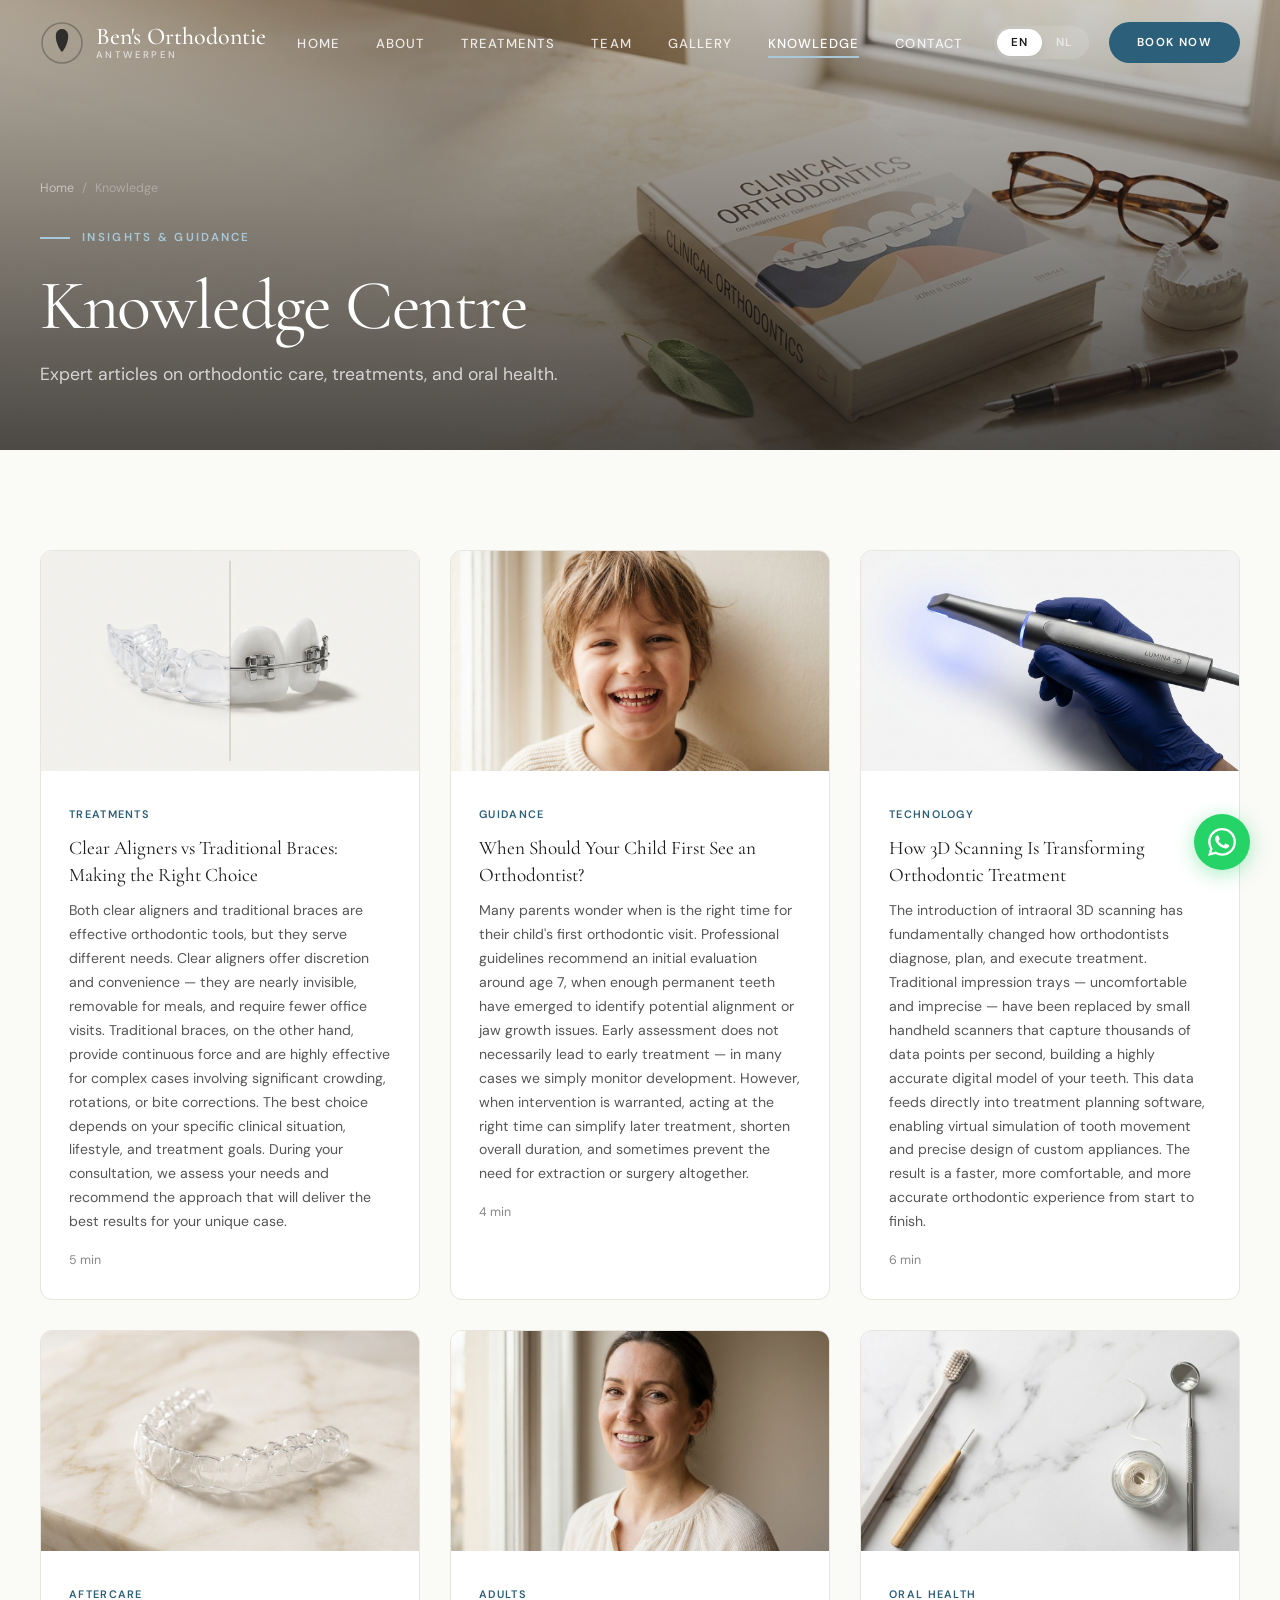
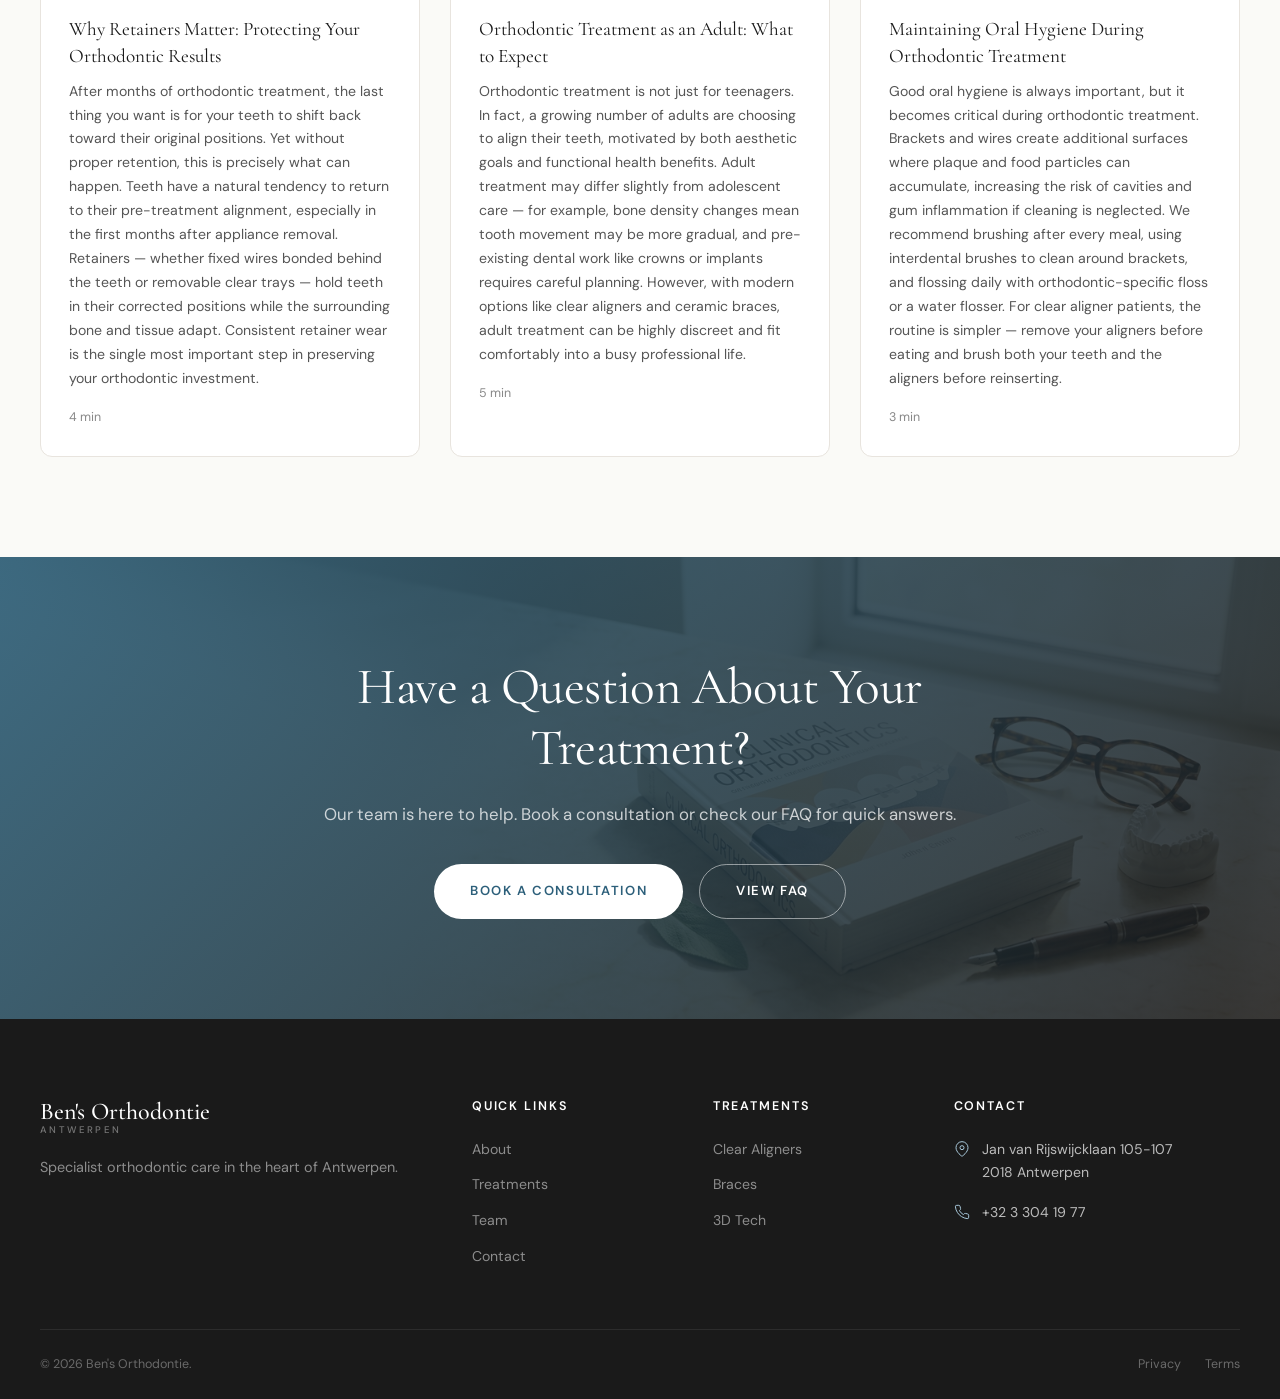
<file: blog.html>
<!DOCTYPE html>
<html lang="en">
<head>
  <meta charset="UTF-8">
  <meta name="viewport" content="width=device-width, initial-scale=1.0">
  <title>Knowledge Centre — Ben's Orthodontie Antwerpen</title>
  <meta name="description" content="Orthodontic knowledge and insights from Ben's Orthodontie. Articles on clear aligners, braces, oral health, and the latest in digital orthodontics.">
  <link rel="stylesheet" href="css/style.css">
  <link rel="icon" type="image/svg+xml" href="data:image/svg+xml,<svg xmlns='http://www.w3.org/2000/svg' viewBox='0 0 32 32'><circle cx='16' cy='16' r='15' fill='%232C5F7A'/><text x='16' y='21' text-anchor='middle' font-size='16' font-family='serif' fill='white'>B</text></svg>">
  <script src="https://identity.netlify.com/v1/netlify-identity-widget.js"></script>
</head>
<body>

  <!-- NAV -->
  <nav class="navbar"><div class="container">
    <a href="index.html" class="logo"><svg class="logo-icon" viewBox="0 0 44 44" fill="none"><circle cx="22" cy="22" r="20" stroke="currentColor" stroke-width="1.5" fill="none" opacity="0.3"/><path d="M22 8c-3 0-5.5 2-6 5-.5 3 0 6 1 9s2.5 6 4 8c.3.5.7.7 1 .7s.7-.2 1-.7c1.5-2 3-5 4-8s1.5-6 1-9c-.5-3-3-5-6-5z" fill="currentColor" opacity="0.85"/></svg><div class="logo-text"><span class="logo-name">Ben's Orthodontie</span><span class="logo-tagline">Antwerpen</span></div></a>
    <ul class="nav-menu">
      <li><a href="index.html" class="nav-link"><span data-lang-en>Home</span><span data-lang-nl>Home</span></a></li>
      <li><a href="about.html" class="nav-link"><span data-lang-en>About</span><span data-lang-nl>Over Ons</span></a></li>
      <li class="nav-dropdown"><a href="treatments.html" class="nav-link dropdown-toggle"><span data-lang-en>Treatments</span><span data-lang-nl>Behandelingen</span></a><div class="nav-dropdown-menu"><a href="clear-aligners.html"><span data-lang-en>Clear Aligners</span><span data-lang-nl>Onzichtbare Beugels</span></a><a href="braces.html"><span data-lang-en>Traditional Braces</span><span data-lang-nl>Traditionele Beugels</span></a><a href="technology.html"><span data-lang-en>3D Technology</span><span data-lang-nl>3D Technologie</span></a></div></li>
      <li><a href="team.html" class="nav-link"><span data-lang-en>Team</span><span data-lang-nl>Team</span></a></li>
      <li><a href="gallery.html" class="nav-link"><span data-lang-en>Gallery</span><span data-lang-nl>Galerij</span></a></li>
      <li><a href="blog.html" class="nav-link active"><span data-lang-en>Knowledge</span><span data-lang-nl>Kennis</span></a></li>
      <li><a href="contact.html" class="nav-link"><span data-lang-en>Contact</span><span data-lang-nl>Contact</span></a></li>
    </ul>
    <div class="nav-actions"><div class="lang-switch"><button class="lang-btn active" data-lang="en">EN</button><button class="lang-btn" data-lang="nl">NL</button></div><a href="contact.html" class="btn btn-primary nav-cta"><span data-lang-en>Book Now</span><span data-lang-nl>Afspraak</span></a></div>
    <button class="menu-toggle" aria-label="Menu"><span></span><span></span><span></span></button>
  </div></nav>

  <!-- PAGE HERO -->
  <section class="page-hero">
    <div class="hero-bg"><img data-photo="blog-hero" src="images/doctor-scrubs.jpg" alt="Knowledge Centre"></div>
    <div class="hero-overlay"></div>
    <div class="container"><div class="page-hero-content">
      <div class="breadcrumb"><a href="index.html">Home</a><span>/</span><span><span data-lang-en>Knowledge</span><span data-lang-nl>Kennis</span></span></div>
      <div class="section-label"><span data-lang-en>Insights & Guidance</span><span data-lang-nl>Inzichten & Advies</span></div>
      <h1><span data-lang-en>Knowledge Centre</span><span data-lang-nl>Kenniscentrum</span></h1>
      <p><span data-lang-en>Expert articles on orthodontic care, treatments, and oral health.</span><span data-lang-nl>Deskundige artikelen over orthodontische zorg, behandelingen en mondgezondheid.</span></p>
    </div></div>
  </section>

  <!-- ARTICLES -->
  <section class="section">
    <div class="container">
      <div class="blog-grid">

        <!-- Article 1 -->
        <div class="blog-card reveal stagger-1">
          <div class="blog-card-image"><img data-photo="blog-article-1" src="images/blog-article-1.jpg" alt="Clear aligners vs braces"></div>
          <div class="blog-card-content">
            <div class="blog-card-tag"><span data-lang-en>Treatments</span><span data-lang-nl>Behandelingen</span></div>
            <h4><span data-lang-en>Clear Aligners vs Traditional Braces: Making the Right Choice</span><span data-lang-nl>Onzichtbare Aligners vs Traditionele Beugels: De Juiste Keuze</span></h4>
            <p><span data-lang-en>Both clear aligners and traditional braces are effective orthodontic tools, but they serve different needs. Clear aligners offer discretion and convenience — they are nearly invisible, removable for meals, and require fewer office visits. Traditional braces, on the other hand, provide continuous force and are highly effective for complex cases involving significant crowding, rotations, or bite corrections. The best choice depends on your specific clinical situation, lifestyle, and treatment goals. During your consultation, we assess your needs and recommend the approach that will deliver the best results for your unique case.</span><span data-lang-nl>Zowel onzichtbare aligners als traditionele beugels zijn effectieve orthodontische hulpmiddelen, maar ze dienen verschillende behoeften. Onzichtbare aligners bieden discretie en gemak — ze zijn vrijwel onzichtbaar, verwijderbaar bij maaltijden en vereisen minder praktijkbezoeken. Traditionele beugels daarentegen bieden continue kracht en zijn zeer effectief bij complexe gevallen met aanzienlijke crowding, rotaties of beetcorrecties. De beste keuze hangt af van uw specifieke klinische situatie, levensstijl en behandeldoelen. Tijdens uw consult beoordelen we uw behoeften en adviseren we de aanpak die de beste resultaten oplevert voor uw unieke geval.</span></p>
            <div class="blog-card-meta"><span>5 min</span></div>
          </div>
        </div>

        <!-- Article 2 -->
        <div class="blog-card reveal stagger-2">
          <div class="blog-card-image"><img data-photo="blog-article-2" src="images/blog-article-2.jpg" alt="Child's first orthodontic visit"></div>
          <div class="blog-card-content">
            <div class="blog-card-tag"><span data-lang-en>Guidance</span><span data-lang-nl>Advies</span></div>
            <h4><span data-lang-en>When Should Your Child First See an Orthodontist?</span><span data-lang-nl>Wanneer Moet Uw Kind voor het Eerst naar de Orthodontist?</span></h4>
            <p><span data-lang-en>Many parents wonder when is the right time for their child's first orthodontic visit. Professional guidelines recommend an initial evaluation around age 7, when enough permanent teeth have emerged to identify potential alignment or jaw growth issues. Early assessment does not necessarily lead to early treatment — in many cases we simply monitor development. However, when intervention is warranted, acting at the right time can simplify later treatment, shorten overall duration, and sometimes prevent the need for extraction or surgery altogether.</span><span data-lang-nl>Veel ouders vragen zich af wanneer het juiste moment is voor het eerste orthodontische bezoek van hun kind. Professionele richtlijnen adviseren een eerste evaluatie rond de leeftijd van 7 jaar, wanneer er voldoende blijvende tanden zijn doorgebroken om mogelijke uitlijnings- of kaakgroeiproblemen te identificeren. Vroege beoordeling leidt niet noodzakelijkerwijs tot vroege behandeling — in veel gevallen monitoren we simpelweg de ontwikkeling. Wanneer interventie echter gerechtvaardigd is, kan op het juiste moment handelen latere behandeling vereenvoudigen, de totale duur verkorten en soms de noodzaak voor extractie of chirurgie volledig voorkomen.</span></p>
            <div class="blog-card-meta"><span>4 min</span></div>
          </div>
        </div>

        <!-- Article 3 -->
        <div class="blog-card reveal stagger-3">
          <div class="blog-card-image"><img data-photo="blog-article-3" src="images/blog-article-3.jpg" alt="3D scanning technology"></div>
          <div class="blog-card-content">
            <div class="blog-card-tag"><span data-lang-en>Technology</span><span data-lang-nl>Technologie</span></div>
            <h4><span data-lang-en>How 3D Scanning Is Transforming Orthodontic Treatment</span><span data-lang-nl>Hoe 3D-scanning de Orthodontische Behandeling Transformeert</span></h4>
            <p><span data-lang-en>The introduction of intraoral 3D scanning has fundamentally changed how orthodontists diagnose, plan, and execute treatment. Traditional impression trays — uncomfortable and imprecise — have been replaced by small handheld scanners that capture thousands of data points per second, building a highly accurate digital model of your teeth. This data feeds directly into treatment planning software, enabling virtual simulation of tooth movement and precise design of custom appliances. The result is a faster, more comfortable, and more accurate orthodontic experience from start to finish.</span><span data-lang-nl>De introductie van intraorale 3D-scanning heeft fundamenteel veranderd hoe orthodontisten diagnosticeren, plannen en behandelen. Traditionele afdruklepels — oncomfortabel en onnauwkeurig — zijn vervangen door kleine handmatige scanners die duizenden datapunten per seconde vastleggen en een zeer nauwkeurig digitaal model van uw tanden opbouwen. Deze data wordt rechtstreeks ingevoerd in behandelplanningssoftware, waardoor virtuele simulatie van tandbeweging en nauwkeurig ontwerp van op maat gemaakte apparaten mogelijk wordt. Het resultaat is een snellere, comfortabelere en nauwkeurigere orthodontische ervaring van begin tot eind.</span></p>
            <div class="blog-card-meta"><span>6 min</span></div>
          </div>
        </div>

        <!-- Article 4 -->
        <div class="blog-card reveal stagger-1">
          <div class="blog-card-image"><img data-photo="blog-article-4" src="images/blog-article-4.jpg" alt="Retainer care"></div>
          <div class="blog-card-content">
            <div class="blog-card-tag"><span data-lang-en>Aftercare</span><span data-lang-nl>Nazorg</span></div>
            <h4><span data-lang-en>Why Retainers Matter: Protecting Your Orthodontic Results</span><span data-lang-nl>Waarom Retainers Belangrijk Zijn: Bescherming van Uw Resultaten</span></h4>
            <p><span data-lang-en>After months of orthodontic treatment, the last thing you want is for your teeth to shift back toward their original positions. Yet without proper retention, this is precisely what can happen. Teeth have a natural tendency to return to their pre-treatment alignment, especially in the first months after appliance removal. Retainers — whether fixed wires bonded behind the teeth or removable clear trays — hold teeth in their corrected positions while the surrounding bone and tissue adapt. Consistent retainer wear is the single most important step in preserving your orthodontic investment.</span><span data-lang-nl>Na maanden orthodontische behandeling is het laatste wat u wilt dat uw tanden terugbewegen naar hun oorspronkelijke posities. Toch is dit precies wat kan gebeuren zonder goede retentie. Tanden hebben een natuurlijke neiging om terug te keren naar hun pre-behandeluitlijning, vooral in de eerste maanden na het verwijderen van de apparatuur. Retainers — of het nu vaste draden zijn die achter de tanden zijn bevestigd of verwijderbare doorzichtige oplegplaatjes — houden tanden in hun gecorrigeerde posities terwijl het omringende bot en weefsel zich aanpassen. Consistent retainergebruik is de allerbelangrijkste stap om uw orthodontische investering te beschermen.</span></p>
            <div class="blog-card-meta"><span>4 min</span></div>
          </div>
        </div>

        <!-- Article 5 -->
        <div class="blog-card reveal stagger-2">
          <div class="blog-card-image"><img data-photo="blog-article-5" src="images/blog-article-5.jpg" alt="Adult orthodontics"></div>
          <div class="blog-card-content">
            <div class="blog-card-tag"><span data-lang-en>Adults</span><span data-lang-nl>Volwassenen</span></div>
            <h4><span data-lang-en>Orthodontic Treatment as an Adult: What to Expect</span><span data-lang-nl>Orthodontische Behandeling als Volwassene: Wat te Verwachten</span></h4>
            <p><span data-lang-en>Orthodontic treatment is not just for teenagers. In fact, a growing number of adults are choosing to align their teeth, motivated by both aesthetic goals and functional health benefits. Adult treatment may differ slightly from adolescent care — for example, bone density changes mean tooth movement may be more gradual, and pre-existing dental work like crowns or implants requires careful planning. However, with modern options like clear aligners and ceramic braces, adult treatment can be highly discreet and fit comfortably into a busy professional life.</span><span data-lang-nl>Orthodontische behandeling is niet alleen voor tieners. Sterker nog, een groeiend aantal volwassenen kiest ervoor om hun tanden recht te laten zetten, gemotiveerd door zowel esthetische doelen als functionele gezondheidsvoordelen. Behandeling bij volwassenen kan enigszins verschillen van die bij adolescenten — zo betekenen veranderingen in botdichtheid dat tandbeweging geleidelijker kan zijn, en bestaand tandheelkundig werk zoals kronen of implantaten vereist zorgvuldige planning. Met moderne opties zoals onzichtbare aligners en keramische beugels kan behandeling bij volwassenen echter zeer discreet zijn en comfortabel passen in een druk professioneel leven.</span></p>
            <div class="blog-card-meta"><span>5 min</span></div>
          </div>
        </div>

        <!-- Article 6 -->
        <div class="blog-card reveal stagger-3">
          <div class="blog-card-image"><img data-photo="blog-article-6" src="images/blog-article-6.jpg" alt="Oral hygiene during treatment"></div>
          <div class="blog-card-content">
            <div class="blog-card-tag"><span data-lang-en>Oral Health</span><span data-lang-nl>Mondgezondheid</span></div>
            <h4><span data-lang-en>Maintaining Oral Hygiene During Orthodontic Treatment</span><span data-lang-nl>Mondhygiëne Handhaven Tijdens Orthodontische Behandeling</span></h4>
            <p><span data-lang-en>Good oral hygiene is always important, but it becomes critical during orthodontic treatment. Brackets and wires create additional surfaces where plaque and food particles can accumulate, increasing the risk of cavities and gum inflammation if cleaning is neglected. We recommend brushing after every meal, using interdental brushes to clean around brackets, and flossing daily with orthodontic-specific floss or a water flosser. For clear aligner patients, the routine is simpler — remove your aligners before eating and brush both your teeth and the aligners before reinserting.</span><span data-lang-nl>Goede mondhygiëne is altijd belangrijk, maar het wordt cruciaal tijdens orthodontische behandeling. Brackets en draden creëren extra oppervlakken waar plaque en voedselresten zich kunnen ophopen, waardoor het risico op gaatjes en tandvleesontsteking toeneemt als het poetsen wordt verwaarloosd. Wij adviseren te poetsen na elke maaltijd, interdentale borsteltjes te gebruiken om rondom brackets schoon te maken, en dagelijks te flossen met orthodontische floss of een waterflosser. Voor patiënten met onzichtbare aligners is de routine eenvoudiger — verwijder uw aligners voor het eten en poets zowel uw tanden als de aligners voordat u ze terugplaatst.</span></p>
            <div class="blog-card-meta"><span>3 min</span></div>
          </div>
        </div>

      </div>
    </div>
  </section>

  <!-- CTA -->
  <section class="cta-section">
    <div class="cta-bg"><img data-photo="blog-hero" src="images/clinic-wide.jpg" alt="Ben's Orthodontie"></div>
    <div class="cta-overlay"></div>
    <div class="container"><div class="cta-content reveal">
      <h2><span data-lang-en>Have a Question About Your Treatment?</span><span data-lang-nl>Een Vraag Over Uw Behandeling?</span></h2>
      <p><span data-lang-en>Our team is here to help. Book a consultation or check our FAQ for quick answers.</span><span data-lang-nl>Ons team staat voor u klaar. Boek een consult of bekijk onze FAQ voor snelle antwoorden.</span></p>
      <div style="display: flex; gap: 16px; justify-content: center; flex-wrap: wrap;">
        <a href="contact.html" class="btn btn-white"><span data-lang-en>Book a Consultation</span><span data-lang-nl>Maak een Afspraak</span></a>
        <a href="faq.html" class="btn btn-outline-white"><span data-lang-en>View FAQ</span><span data-lang-nl>Bekijk FAQ</span></a>
      </div>
    </div></div>
  </section>

  <!-- FOOTER -->
  <footer class="footer"><div class="container">
    <div class="footer-grid">
      <div class="footer-brand"><div class="logo" style="margin-bottom:0;"><div class="logo-text"><span class="logo-name">Ben's Orthodontie</span><span class="logo-tagline">Antwerpen</span></div></div><p><span data-lang-en>Specialist orthodontic care in the heart of Antwerpen.</span><span data-lang-nl>Gespecialiseerde orthodontische zorg in het hart van Antwerpen.</span></p></div>
      <div><h5><span data-lang-en>Quick Links</span><span data-lang-nl>Snelle Links</span></h5><div class="footer-links"><a href="about.html"><span data-lang-en>About</span><span data-lang-nl>Over Ons</span></a><a href="treatments.html"><span data-lang-en>Treatments</span><span data-lang-nl>Behandelingen</span></a><a href="team.html"><span data-lang-en>Team</span><span data-lang-nl>Team</span></a><a href="contact.html">Contact</a></div></div>
      <div><h5><span data-lang-en>Treatments</span><span data-lang-nl>Behandelingen</span></h5><div class="footer-links"><a href="clear-aligners.html"><span data-lang-en>Clear Aligners</span><span data-lang-nl>Onzichtbare Beugels</span></a><a href="braces.html"><span data-lang-en>Braces</span><span data-lang-nl>Beugels</span></a><a href="technology.html"><span data-lang-en>3D Tech</span><span data-lang-nl>3D Tech</span></a></div></div>
      <div><h5>Contact</h5><div class="footer-contact-item"><svg viewBox="0 0 24 24"><path d="M21 10c0 7-9 13-9 13s-9-6-9-13a9 9 0 0118 0z"/><circle cx="12" cy="10" r="3"/></svg><span>Jan van Rijswijcklaan 105-107<br>2018 Antwerpen</span></div><div class="footer-contact-item"><svg viewBox="0 0 24 24"><path d="M22 16.92v3a2 2 0 01-2.18 2 19.79 19.79 0 01-8.63-3.07 19.5 19.5 0 01-6-6 19.79 19.79 0 01-3.07-8.67A2 2 0 014.11 2h3a2 2 0 012 1.72c.127.96.361 1.903.7 2.81a2 2 0 01-.45 2.11L8.09 9.91a16 16 0 006 6l1.27-1.27a2 2 0 012.11-.45c.907.339 1.85.573 2.81.7A2 2 0 0122 16.92z"/></svg><a href="tel:+3233041977">+32 3 304 19 77</a></div></div>
    </div>
    <div class="footer-bottom"><span>&copy; 2026 Ben's Orthodontie.</span><div class="footer-bottom-links"><a href="#">Privacy</a><a href="#">Terms</a></div></div>
  </div></footer>

  <a href="https://wa.me/3233041977" class="whatsapp-float" target="_blank" aria-label="WhatsApp"><svg viewBox="0 0 24 24"><path d="M17.472 14.382c-.297-.149-1.758-.867-2.03-.967-.273-.099-.471-.148-.67.15-.197.297-.767.966-.94 1.164-.173.199-.347.223-.644.075-.297-.15-1.255-.463-2.39-1.475-.883-.788-1.48-1.761-1.653-2.059-.173-.297-.018-.458.13-.606.134-.133.298-.347.446-.52.149-.174.198-.298.298-.497.099-.198.05-.371-.025-.52-.075-.149-.669-1.612-.916-2.207-.242-.579-.487-.5-.669-.51-.173-.008-.371-.01-.57-.01-.198 0-.52.074-.792.372-.272.297-1.04 1.016-1.04 2.479 0 1.462 1.065 2.875 1.213 3.074.149.198 2.096 3.2 5.077 4.487.709.306 1.262.489 1.694.625.712.227 1.36.195 1.871.118.571-.085 1.758-.719 2.006-1.413.248-.694.248-1.289.173-1.413-.074-.124-.272-.198-.57-.347m-5.421 7.403h-.004a9.87 9.87 0 01-5.031-1.378l-.361-.214-3.741.982.998-3.648-.235-.374a9.86 9.86 0 01-1.51-5.26c.001-5.45 4.436-9.884 9.888-9.884 2.64 0 5.122 1.03 6.988 2.898a9.825 9.825 0 012.893 6.994c-.003 5.45-4.437 9.884-9.885 9.884m8.413-18.297A11.815 11.815 0 0012.05 0C5.495 0 .16 5.335.157 11.892c0 2.096.547 4.142 1.588 5.945L.057 24l6.305-1.654a11.882 11.882 0 005.683 1.448h.005c6.554 0 11.89-5.335 11.893-11.893a11.821 11.821 0 00-3.48-8.413z"/></svg></a>
  <script src="js/photo-config.js"></script><script src="js/main.js"></script>
  <script>if(window.netlifyIdentity){window.netlifyIdentity.on("init",function(u){if(!u){window.netlifyIdentity.on("login",function(){document.location.href="/admin/"})}})}</script>
</body>
</html>
</file>
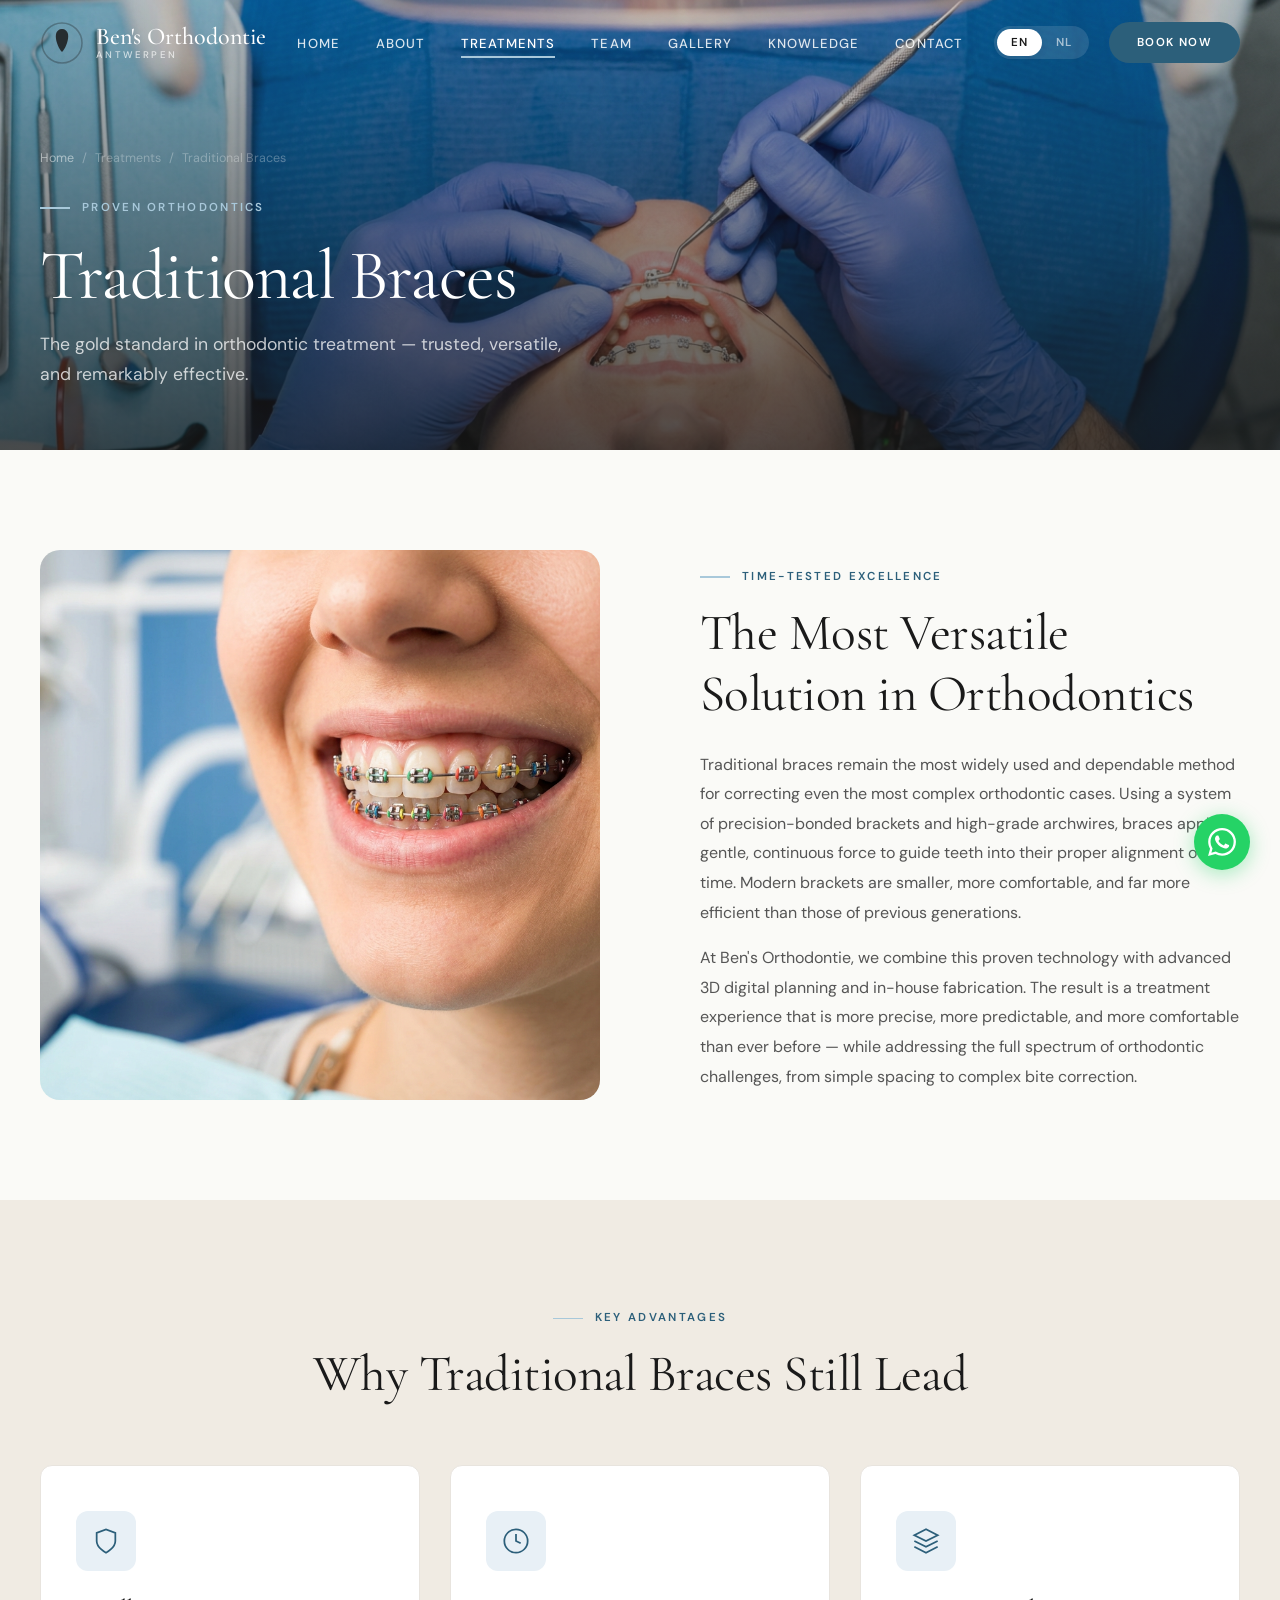
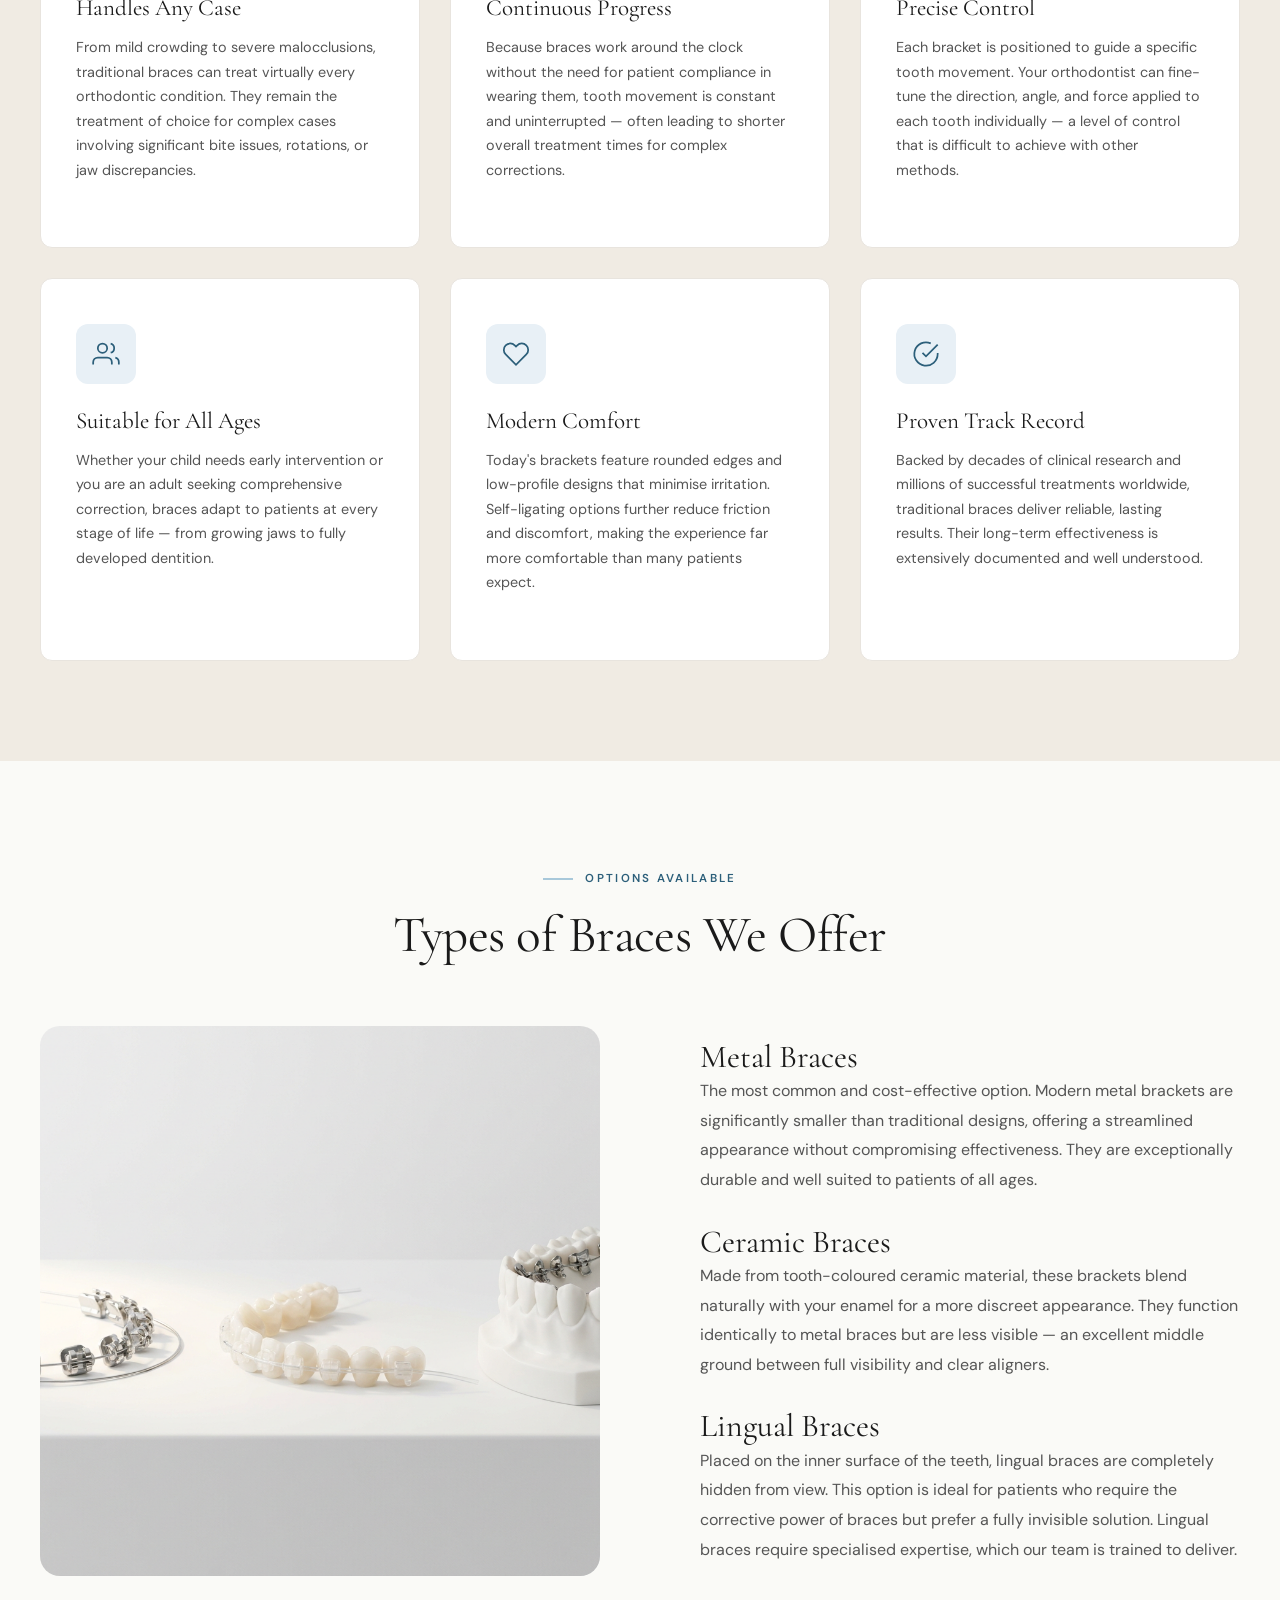
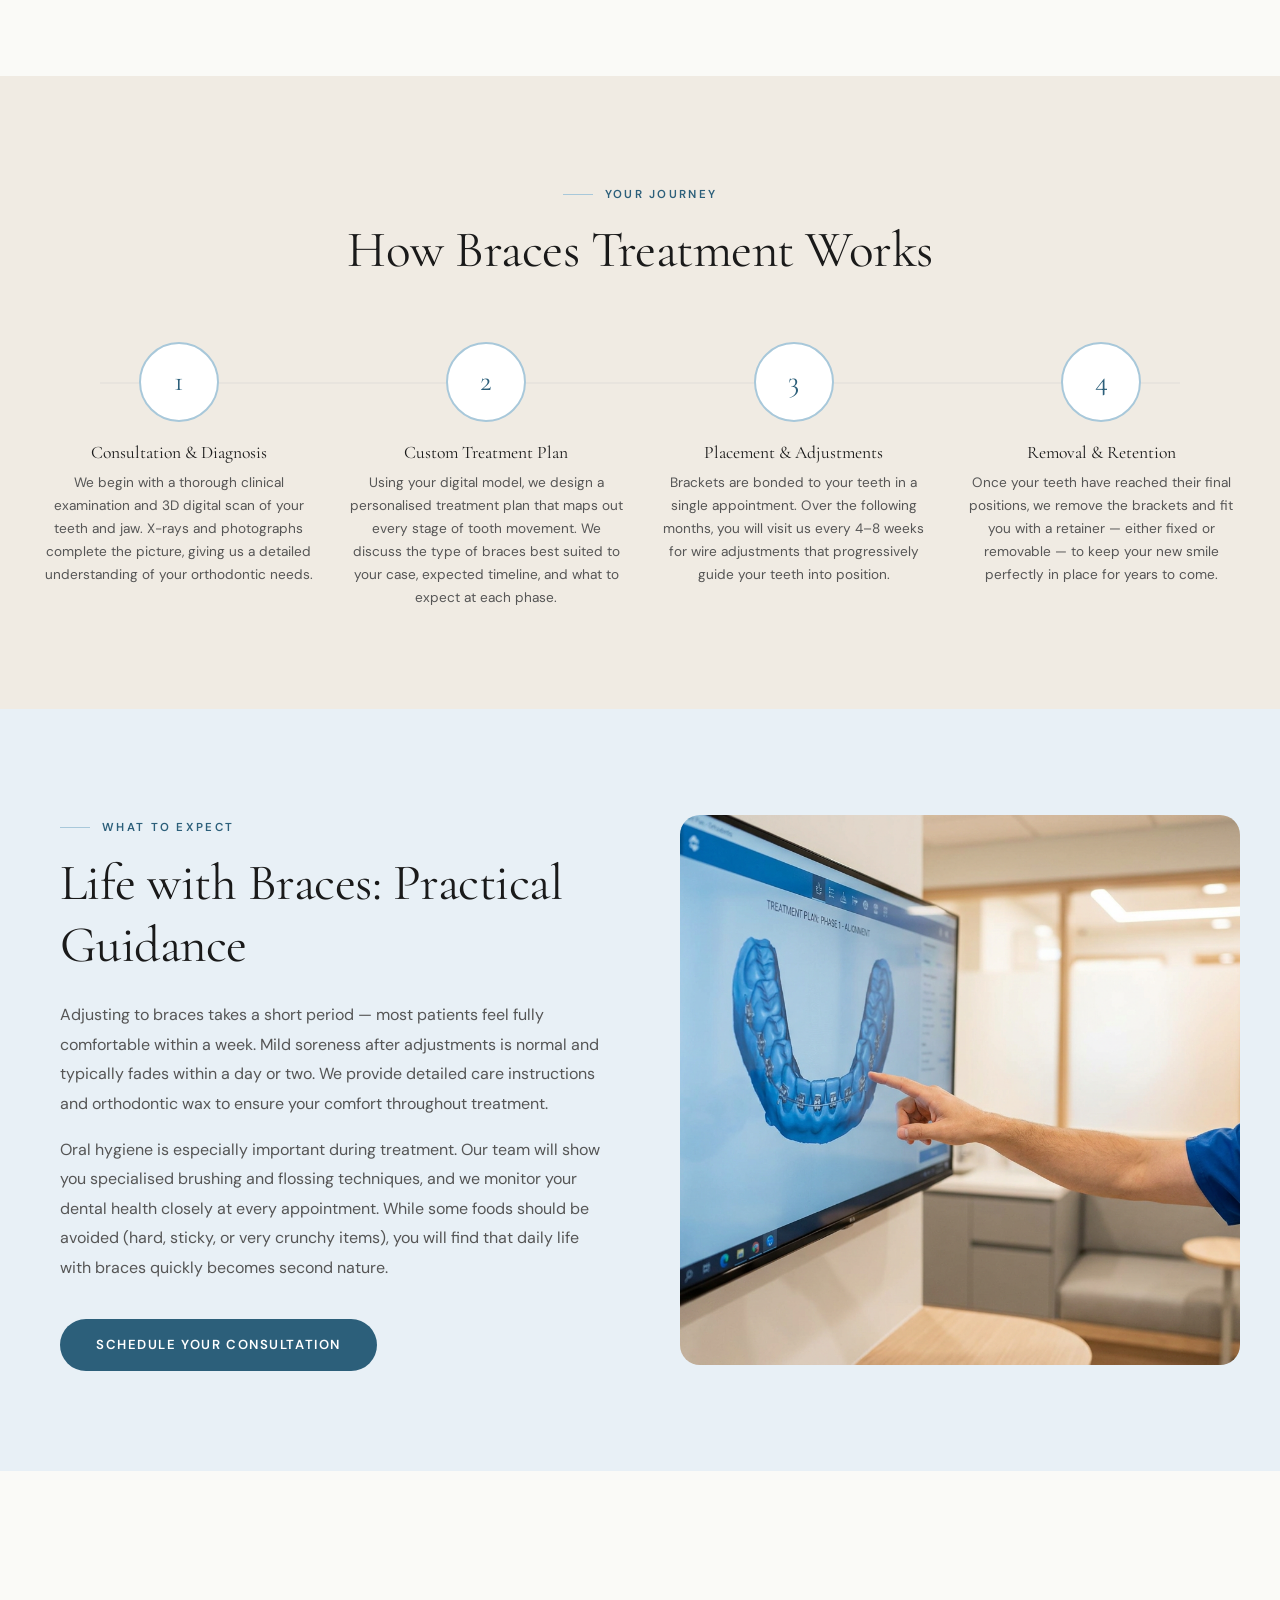
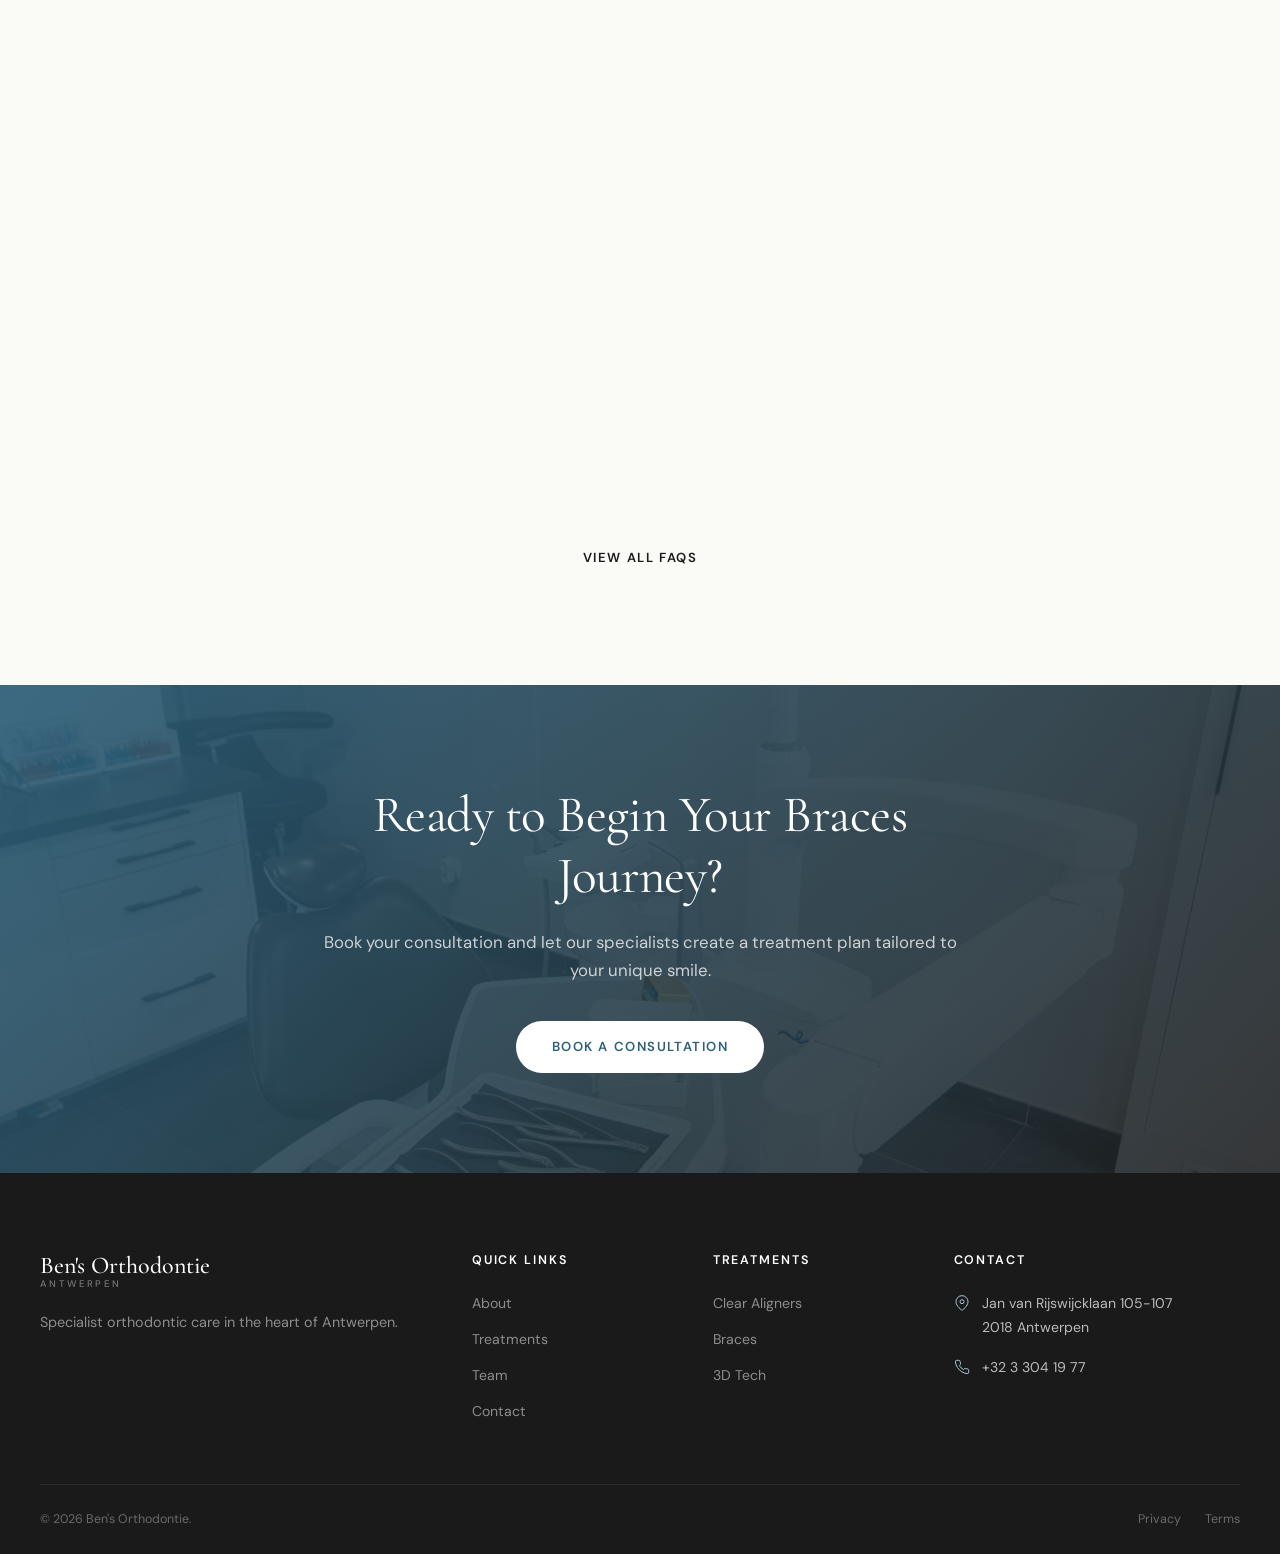
<file: braces.html>
<!DOCTYPE html>
<html lang="en">
<head>
  <meta charset="UTF-8">
  <meta name="viewport" content="width=device-width, initial-scale=1.0">
  <title>Traditional Braces — Ben's Orthodontie Antwerpen</title>
  <meta name="description" content="Traditional braces at Ben's Orthodontie. Reliable, precise orthodontic treatment for all ages in Antwerpen, Belgium.">
  <link rel="stylesheet" href="css/style.css">
  <link rel="icon" type="image/svg+xml" href="data:image/svg+xml,<svg xmlns='http://www.w3.org/2000/svg' viewBox='0 0 32 32'><circle cx='16' cy='16' r='15' fill='%232C5F7A'/><text x='16' y='21' text-anchor='middle' font-size='16' font-family='serif' fill='white'>B</text></svg>">
  <script src="https://identity.netlify.com/v1/netlify-identity-widget.js"></script>
</head>
<body>

  <!-- NAV -->
  <nav class="navbar"><div class="container">
    <a href="index.html" class="logo"><svg class="logo-icon" viewBox="0 0 44 44" fill="none"><circle cx="22" cy="22" r="20" stroke="currentColor" stroke-width="1.5" fill="none" opacity="0.3"/><path d="M22 8c-3 0-5.5 2-6 5-.5 3 0 6 1 9s2.5 6 4 8c.3.5.7.7 1 .7s.7-.2 1-.7c1.5-2 3-5 4-8s1.5-6 1-9c-.5-3-3-5-6-5z" fill="currentColor" opacity="0.85"/></svg><div class="logo-text"><span class="logo-name">Ben's Orthodontie</span><span class="logo-tagline">Antwerpen</span></div></a>
    <ul class="nav-menu">
      <li><a href="index.html" class="nav-link"><span data-lang-en>Home</span><span data-lang-nl>Home</span></a></li>
      <li><a href="about.html" class="nav-link"><span data-lang-en>About</span><span data-lang-nl>Over Ons</span></a></li>
      <li class="nav-dropdown"><a href="treatments.html" class="nav-link active dropdown-toggle"><span data-lang-en>Treatments</span><span data-lang-nl>Behandelingen</span></a><div class="nav-dropdown-menu"><a href="clear-aligners.html"><span data-lang-en>Clear Aligners</span><span data-lang-nl>Onzichtbare Beugels</span></a><a href="braces.html"><span data-lang-en>Traditional Braces</span><span data-lang-nl>Traditionele Beugels</span></a><a href="technology.html"><span data-lang-en>3D Technology</span><span data-lang-nl>3D Technologie</span></a></div></li>
      <li><a href="team.html" class="nav-link"><span data-lang-en>Team</span><span data-lang-nl>Team</span></a></li>
      <li><a href="gallery.html" class="nav-link"><span data-lang-en>Gallery</span><span data-lang-nl>Galerij</span></a></li>
      <li><a href="blog.html" class="nav-link"><span data-lang-en>Knowledge</span><span data-lang-nl>Kennis</span></a></li>
      <li><a href="contact.html" class="nav-link"><span data-lang-en>Contact</span><span data-lang-nl>Contact</span></a></li>
    </ul>
    <div class="nav-actions"><div class="lang-switch"><button class="lang-btn active" data-lang="en">EN</button><button class="lang-btn" data-lang="nl">NL</button></div><a href="contact.html" class="btn btn-primary nav-cta"><span data-lang-en>Book Now</span><span data-lang-nl>Afspraak</span></a></div>
    <button class="menu-toggle" aria-label="Menu"><span></span><span></span><span></span></button>
  </div></nav>

  <!-- PAGE HERO -->
  <section class="page-hero">
    <div class="hero-bg"><img data-photo="braces-hero" src="images/treatment-procedure.jpg" alt="Traditional braces treatment"></div>
    <div class="hero-overlay"></div>
    <div class="container"><div class="page-hero-content">
      <div class="breadcrumb"><a href="index.html">Home</a><span>/</span><a href="treatments.html"><span data-lang-en>Treatments</span><span data-lang-nl>Behandelingen</span></a><span>/</span><span><span data-lang-en>Traditional Braces</span><span data-lang-nl>Traditionele Beugels</span></span></div>
      <div class="section-label"><span data-lang-en>Proven Orthodontics</span><span data-lang-nl>Bewezen Orthodontie</span></div>
      <h1><span data-lang-en>Traditional Braces</span><span data-lang-nl>Traditionele Beugels</span></h1>
      <p><span data-lang-en>The gold standard in orthodontic treatment — trusted, versatile, and remarkably effective.</span><span data-lang-nl>De gouden standaard in orthodontische behandeling — betrouwbaar, veelzijdig en opmerkelijk effectief.</span></p>
    </div></div>
  </section>

  <!-- INTRO -->
  <section class="section">
    <div class="container">
      <div class="section-split">
        <div class="about-image reveal-left">
          <img data-photo="braces-intro" src="images/treatment-room-1.jpg" alt="Orthodontic treatment room at Ben's Orthodontie">
          <div class="about-image-accent"></div>
        </div>
        <div class="about-content reveal-right">
          <div class="section-label"><span data-lang-en>Time-Tested Excellence</span><span data-lang-nl>Beproefde Excellentie</span></div>
          <h2><span data-lang-en>The Most Versatile Solution in Orthodontics</span><span data-lang-nl>De Meest Veelzijdige Oplossing in Orthodontie</span></h2>
          <p><span data-lang-en>Traditional braces remain the most widely used and dependable method for correcting even the most complex orthodontic cases. Using a system of precision-bonded brackets and high-grade archwires, braces apply gentle, continuous force to guide teeth into their proper alignment over time. Modern brackets are smaller, more comfortable, and far more efficient than those of previous generations.</span><span data-lang-nl>Traditionele beugels blijven de meest gebruikte en betrouwbare methode om zelfs de meest complexe orthodontische gevallen te corrigeren. Met een systeem van precisiebrackets en hoogwaardige boogdraden oefenen beugels zachte, continue kracht uit om tanden geleidelijk naar hun juiste positie te begeleiden. Moderne brackets zijn kleiner, comfortabeler en veel efficiënter dan die van vorige generaties.</span></p>
          <p><span data-lang-en>At Ben's Orthodontie, we combine this proven technology with advanced 3D digital planning and in-house fabrication. The result is a treatment experience that is more precise, more predictable, and more comfortable than ever before — while addressing the full spectrum of orthodontic challenges, from simple spacing to complex bite correction.</span><span data-lang-nl>Bij Ben's Orthodontie combineren we deze bewezen technologie met geavanceerde 3D digitale planning en eigen fabricage. Het resultaat is een behandelervaring die preciezer, voorspelbaarder en comfortabeler is dan ooit — terwijl het volledige spectrum aan orthodontische uitdagingen wordt aangepakt, van eenvoudige ruimteproblemen tot complexe beetcorrectie.</span></p>
        </div>
      </div>
    </div>
  </section>

  <!-- ADVANTAGES -->
  <section class="section section-cream">
    <div class="container">
      <div class="section-header reveal">
        <div class="section-label"><span data-lang-en>Key Advantages</span><span data-lang-nl>Belangrijkste Voordelen</span></div>
        <h2 class="section-title"><span data-lang-en>Why Traditional Braces Still Lead</span><span data-lang-nl>Waarom Traditionele Beugels Nog Steeds Leiden</span></h2>
      </div>
      <div class="services-grid">
        <div class="service-card reveal stagger-1">
          <div class="service-icon"><svg viewBox="0 0 24 24"><path d="M12 22s8-4 8-10V5l-8-3-8 3v7c0 6 8 10 8 10z"/></svg></div>
          <h4><span data-lang-en>Handles Any Case</span><span data-lang-nl>Geschikt voor Elk Geval</span></h4>
          <p><span data-lang-en>From mild crowding to severe malocclusions, traditional braces can treat virtually every orthodontic condition. They remain the treatment of choice for complex cases involving significant bite issues, rotations, or jaw discrepancies.</span><span data-lang-nl>Van lichte crowding tot ernstige malocclusies, traditionele beugels kunnen vrijwel elke orthodontische aandoening behandelen. Ze blijven de behandeling bij uitstek voor complexe gevallen met aanzienlijke beetproblemen, rotaties of kaakafwijkingen.</span></p>
        </div>
        <div class="service-card reveal stagger-2">
          <div class="service-icon"><svg viewBox="0 0 24 24"><circle cx="12" cy="12" r="10"/><polyline points="12 6 12 12 16 14"/></svg></div>
          <h4><span data-lang-en>Continuous Progress</span><span data-lang-nl>Continue Vooruitgang</span></h4>
          <p><span data-lang-en>Because braces work around the clock without the need for patient compliance in wearing them, tooth movement is constant and uninterrupted — often leading to shorter overall treatment times for complex corrections.</span><span data-lang-nl>Omdat beugels dag en nacht werken zonder dat de patiënt eraan hoeft te denken ze te dragen, is tandbeweging constant en ononderbroken — wat vaak leidt tot kortere totale behandeltijden bij complexe correcties.</span></p>
        </div>
        <div class="service-card reveal stagger-3">
          <div class="service-icon"><svg viewBox="0 0 24 24"><path d="M12 2L2 7l10 5 10-5-10-5zM2 17l10 5 10-5M2 12l10 5 10-5"/></svg></div>
          <h4><span data-lang-en>Precise Control</span><span data-lang-nl>Nauwkeurige Controle</span></h4>
          <p><span data-lang-en>Each bracket is positioned to guide a specific tooth movement. Your orthodontist can fine-tune the direction, angle, and force applied to each tooth individually — a level of control that is difficult to achieve with other methods.</span><span data-lang-nl>Elke bracket is gepositioneerd om een specifieke tandbeweging te begeleiden. Uw orthodontist kan de richting, hoek en kracht op elke tand individueel fijnafstellen — een niveau van controle dat moeilijk te bereiken is met andere methoden.</span></p>
        </div>
        <div class="service-card reveal stagger-4">
          <div class="service-icon"><svg viewBox="0 0 24 24"><path d="M17 21v-2a4 4 0 00-4-4H5a4 4 0 00-4 4v2"/><circle cx="9" cy="7" r="4"/><path d="M23 21v-2a4 4 0 00-3-3.87"/><path d="M16 3.13a4 4 0 010 7.75"/></svg></div>
          <h4><span data-lang-en>Suitable for All Ages</span><span data-lang-nl>Geschikt voor Alle Leeftijden</span></h4>
          <p><span data-lang-en>Whether your child needs early intervention or you are an adult seeking comprehensive correction, braces adapt to patients at every stage of life — from growing jaws to fully developed dentition.</span><span data-lang-nl>Of uw kind nu vroege interventie nodig heeft of u een volwassene bent die uitgebreide correctie zoekt, beugels passen zich aan patiënten in elke levensfase — van groeiende kaken tot volledig ontwikkeld gebit.</span></p>
        </div>
        <div class="service-card reveal stagger-5">
          <div class="service-icon"><svg viewBox="0 0 24 24"><path d="M20.84 4.61a5.5 5.5 0 00-7.78 0L12 5.67l-1.06-1.06a5.5 5.5 0 00-7.78 7.78l1.06 1.06L12 21.23l7.78-7.78 1.06-1.06a5.5 5.5 0 000-7.78z"/></svg></div>
          <h4><span data-lang-en>Modern Comfort</span><span data-lang-nl>Modern Comfort</span></h4>
          <p><span data-lang-en>Today's brackets feature rounded edges and low-profile designs that minimise irritation. Self-ligating options further reduce friction and discomfort, making the experience far more comfortable than many patients expect.</span><span data-lang-nl>De brackets van vandaag hebben afgeronde randen en lage profielen die irritatie minimaliseren. Zelfligerende opties verminderen wrijving en ongemak verder, waardoor de ervaring veel comfortabeler is dan veel patiënten verwachten.</span></p>
        </div>
        <div class="service-card reveal stagger-6">
          <div class="service-icon"><svg viewBox="0 0 24 24"><path d="M22 11.08V12a10 10 0 11-5.93-9.14"/><polyline points="22 4 12 14.01 9 11.01"/></svg></div>
          <h4><span data-lang-en>Proven Track Record</span><span data-lang-nl>Bewezen Staat van Dienst</span></h4>
          <p><span data-lang-en>Backed by decades of clinical research and millions of successful treatments worldwide, traditional braces deliver reliable, lasting results. Their long-term effectiveness is extensively documented and well understood.</span><span data-lang-nl>Ondersteund door decennia klinisch onderzoek en miljoenen succesvolle behandelingen wereldwijd, leveren traditionele beugels betrouwbare, duurzame resultaten. Hun langetermijneffectiviteit is uitgebreid gedocumenteerd en goed begrepen.</span></p>
        </div>
      </div>
    </div>
  </section>

  <!-- TYPES OF BRACES -->
  <section class="section">
    <div class="container">
      <div class="section-header reveal">
        <div class="section-label"><span data-lang-en>Options Available</span><span data-lang-nl>Beschikbare Opties</span></div>
        <h2 class="section-title"><span data-lang-en>Types of Braces We Offer</span><span data-lang-nl>Soorten Beugels Die Wij Aanbieden</span></h2>
      </div>
      <div class="section-split">
        <div class="about-image reveal-left">
          <img data-photo="braces-types" src="images/equipment-lab.jpg" alt="Orthodontic equipment and materials">
          <div class="about-image-accent"></div>
        </div>
        <div class="about-content reveal-right">
          <h3><span data-lang-en>Metal Braces</span><span data-lang-nl>Metalen Beugels</span></h3>
          <p><span data-lang-en>The most common and cost-effective option. Modern metal brackets are significantly smaller than traditional designs, offering a streamlined appearance without compromising effectiveness. They are exceptionally durable and well suited to patients of all ages.</span><span data-lang-nl>De meest voorkomende en kosteneffectieve optie. Moderne metalen brackets zijn aanzienlijk kleiner dan traditionele ontwerpen, met een gestroomlijnd uiterlijk zonder in te boeten op effectiviteit. Ze zijn uitzonderlijk duurzaam en geschikt voor patiënten van alle leeftijden.</span></p>
          <h3 style="margin-top: 28px;"><span data-lang-en>Ceramic Braces</span><span data-lang-nl>Keramische Beugels</span></h3>
          <p><span data-lang-en>Made from tooth-coloured ceramic material, these brackets blend naturally with your enamel for a more discreet appearance. They function identically to metal braces but are less visible — an excellent middle ground between full visibility and clear aligners.</span><span data-lang-nl>Gemaakt van tandkleurig keramisch materiaal, vallen deze brackets op natuurlijke wijze samen met uw glazuur voor een discreter uiterlijk. Ze functioneren identiek aan metalen beugels maar zijn minder zichtbaar — een uitstekend compromis tussen volledige zichtbaarheid en onzichtbare aligners.</span></p>
          <h3 style="margin-top: 28px;"><span data-lang-en>Lingual Braces</span><span data-lang-nl>Linguale Beugels</span></h3>
          <p><span data-lang-en>Placed on the inner surface of the teeth, lingual braces are completely hidden from view. This option is ideal for patients who require the corrective power of braces but prefer a fully invisible solution. Lingual braces require specialised expertise, which our team is trained to deliver.</span><span data-lang-nl>Geplaatst aan de binnenzijde van de tanden zijn linguale beugels volledig verborgen. Deze optie is ideaal voor patiënten die de corrigerende kracht van beugels nodig hebben maar een volledig onzichtbare oplossing verkiezen. Linguale beugels vereisen gespecialiseerde expertise, die ons team getraind is om te leveren.</span></p>
        </div>
      </div>
    </div>
  </section>

  <!-- PROCESS -->
  <section class="section section-cream">
    <div class="container">
      <div class="section-header reveal">
        <div class="section-label"><span data-lang-en>Your Journey</span><span data-lang-nl>Uw Traject</span></div>
        <h2 class="section-title"><span data-lang-en>How Braces Treatment Works</span><span data-lang-nl>Hoe Beugelbehandeling Werkt</span></h2>
      </div>
      <div class="process-steps">
        <div class="process-step reveal stagger-1">
          <div class="process-step-number">1</div>
          <h4><span data-lang-en>Consultation & Diagnosis</span><span data-lang-nl>Consult & Diagnose</span></h4>
          <p><span data-lang-en>We begin with a thorough clinical examination and 3D digital scan of your teeth and jaw. X-rays and photographs complete the picture, giving us a detailed understanding of your orthodontic needs.</span><span data-lang-nl>We beginnen met een grondig klinisch onderzoek en 3D digitale scan van uw tanden en kaak. Röntgenfoto's en foto's completeren het beeld, waardoor we een gedetailleerd inzicht krijgen in uw orthodontische behoeften.</span></p>
        </div>
        <div class="process-step reveal stagger-2">
          <div class="process-step-number">2</div>
          <h4><span data-lang-en>Custom Treatment Plan</span><span data-lang-nl>Op Maat Behandelplan</span></h4>
          <p><span data-lang-en>Using your digital model, we design a personalised treatment plan that maps out every stage of tooth movement. We discuss the type of braces best suited to your case, expected timeline, and what to expect at each phase.</span><span data-lang-nl>Met uw digitale model ontwerpen we een gepersonaliseerd behandelplan dat elke fase van tandbeweging in kaart brengt. We bespreken het type beugel dat het beste past bij uw geval, de verwachte tijdlijn en wat u bij elke fase kunt verwachten.</span></p>
        </div>
        <div class="process-step reveal stagger-3">
          <div class="process-step-number">3</div>
          <h4><span data-lang-en>Placement & Adjustments</span><span data-lang-nl>Plaatsing & Aanpassingen</span></h4>
          <p><span data-lang-en>Brackets are bonded to your teeth in a single appointment. Over the following months, you will visit us every 4–8 weeks for wire adjustments that progressively guide your teeth into position.</span><span data-lang-nl>Brackets worden in één afspraak op uw tanden bevestigd. In de daaropvolgende maanden bezoekt u ons elke 4–8 weken voor draadaanpassingen die uw tanden geleidelijk in positie brengen.</span></p>
        </div>
        <div class="process-step reveal stagger-4">
          <div class="process-step-number">4</div>
          <h4><span data-lang-en>Removal & Retention</span><span data-lang-nl>Verwijdering & Retentie</span></h4>
          <p><span data-lang-en>Once your teeth have reached their final positions, we remove the brackets and fit you with a retainer — either fixed or removable — to keep your new smile perfectly in place for years to come.</span><span data-lang-nl>Zodra uw tanden hun definitieve posities hebben bereikt, verwijderen we de brackets en passen we een retainer aan — vast of verwijderbaar — om uw nieuwe glimlach jarenlang perfect op zijn plaats te houden.</span></p>
        </div>
      </div>
    </div>
  </section>

  <!-- WHAT TO EXPECT -->
  <section class="section section-blue">
    <div class="container">
      <div class="section-split reverse">
        <div class="about-image reveal-right">
          <img data-photo="braces-expect" src="images/doctor-consulting.jpg" alt="Consultation at Ben's Orthodontie">
        </div>
        <div class="about-content reveal-left">
          <div class="section-label"><span data-lang-en>What to Expect</span><span data-lang-nl>Wat Te Verwachten</span></div>
          <h2><span data-lang-en>Life with Braces: Practical Guidance</span><span data-lang-nl>Leven met een Beugel: Praktische Richtlijnen</span></h2>
          <p><span data-lang-en>Adjusting to braces takes a short period — most patients feel fully comfortable within a week. Mild soreness after adjustments is normal and typically fades within a day or two. We provide detailed care instructions and orthodontic wax to ensure your comfort throughout treatment.</span><span data-lang-nl>Wennen aan een beugel duurt een korte periode — de meeste patiënten voelen zich binnen een week volledig comfortabel. Milde gevoeligheid na aanpassingen is normaal en verdwijnt doorgaans binnen een dag of twee. We bieden gedetailleerde verzorgingsinstructies en orthodontische was om uw comfort gedurende de behandeling te garanderen.</span></p>
          <p><span data-lang-en>Oral hygiene is especially important during treatment. Our team will show you specialised brushing and flossing techniques, and we monitor your dental health closely at every appointment. While some foods should be avoided (hard, sticky, or very crunchy items), you will find that daily life with braces quickly becomes second nature.</span><span data-lang-nl>Mondhygiëne is bijzonder belangrijk tijdens de behandeling. Ons team leert u gespecialiseerde poets- en flostechnieken, en we monitoren uw tandgezondheid nauwkeurig bij elke afspraak. Hoewel sommige voedingsmiddelen vermeden moeten worden (hard, plakkerig of erg knapperig), zult u merken dat het dagelijks leven met een beugel snel een tweede natuur wordt.</span></p>
          <a href="contact.html" class="btn btn-primary" style="margin-top: 20px;"><span data-lang-en>Schedule Your Consultation</span><span data-lang-nl>Plan Uw Consult</span></a>
        </div>
      </div>
    </div>
  </section>

  <!-- FAQ MINI -->
  <section class="section">
    <div class="container">
      <div class="section-header reveal">
        <div class="section-label"><span data-lang-en>Common Questions</span><span data-lang-nl>Veelgestelde Vragen</span></div>
        <h2 class="section-title"><span data-lang-en>Frequently Asked About Braces</span><span data-lang-nl>Veelgesteld over Beugels</span></h2>
      </div>
      <div class="faq-list">
        <div class="faq-item reveal stagger-1">
          <button class="faq-question">
            <span><span data-lang-en>How long does braces treatment typically take?</span><span data-lang-nl>Hoe lang duurt een beugelbehandeling doorgaans?</span></span>
            <span class="faq-icon">+</span>
          </button>
          <div class="faq-answer"><p><span data-lang-en>Treatment duration varies depending on the complexity of the case. Most patients wear braces for 12 to 24 months, though minor corrections may take less time and more complex cases may extend beyond two years. During your consultation, we provide a personalised estimate based on your specific needs.</span><span data-lang-nl>De behandelduur varieert afhankelijk van de complexiteit van het geval. De meeste patiënten dragen een beugel gedurende 12 tot 24 maanden, hoewel kleine correcties minder tijd kunnen kosten en complexere gevallen langer dan twee jaar kunnen duren. Tijdens uw consult geven we een gepersonaliseerde schatting op basis van uw specifieke behoeften.</span></p></div>
        </div>
        <div class="faq-item reveal stagger-2">
          <button class="faq-question">
            <span><span data-lang-en>Are braces painful?</span><span data-lang-nl>Doet een beugel pijn?</span></span>
            <span class="faq-icon">+</span>
          </button>
          <div class="faq-answer"><p><span data-lang-en>Placement itself is painless. You may experience mild pressure or tenderness for a few days after the initial placement and after subsequent adjustments. This is a sign that your teeth are moving and typically resolves quickly. Over-the-counter pain relief and orthodontic wax can help manage any temporary discomfort.</span><span data-lang-nl>De plaatsing zelf is pijnloos. U kunt enkele dagen na de initiële plaatsing en na aanpassingen milde druk of gevoeligheid ervaren. Dit is een teken dat uw tanden bewegen en verdwijnt doorgaans snel. Vrij verkrijgbare pijnstillers en orthodontische was kunnen helpen bij tijdelijk ongemak.</span></p></div>
        </div>
        <div class="faq-item reveal stagger-3">
          <button class="faq-question">
            <span><span data-lang-en>Can adults get braces?</span><span data-lang-nl>Kunnen volwassenen een beugel krijgen?</span></span>
            <span class="faq-icon">+</span>
          </button>
          <div class="faq-answer"><p><span data-lang-en>Absolutely. There is no age limit for orthodontic treatment. A growing number of our patients are adults who have decided to invest in their smile and oral health. With options like ceramic and lingual braces, adult treatment can be both effective and discreet.</span><span data-lang-nl>Absoluut. Er is geen leeftijdslimiet voor orthodontische behandeling. Een groeiend aantal van onze patiënten zijn volwassenen die hebben besloten te investeren in hun glimlach en mondgezondheid. Met opties zoals keramische en linguale beugels kan behandeling bij volwassenen zowel effectief als discreet zijn.</span></p></div>
        </div>
        <div class="faq-item reveal stagger-4">
          <button class="faq-question">
            <span><span data-lang-en>How do I care for my teeth with braces?</span><span data-lang-nl>Hoe verzorg ik mijn tanden met een beugel?</span></span>
            <span class="faq-icon">+</span>
          </button>
          <div class="faq-answer"><p><span data-lang-en>Thorough oral hygiene is essential. We recommend brushing after every meal using a soft-bristled brush and interdental brushes. Floss threaders or a water flosser make cleaning between teeth easier. Avoid hard, sticky, and overly crunchy foods that could damage brackets or wires. Our team provides detailed, hands-on instruction at your placement appointment.</span><span data-lang-nl>Grondige mondhygiëne is essentieel. We raden aan na elke maaltijd te poetsen met een zachte tandenborstel en interdentale ragers. Flosdraadhouders of een waterflosser maken het reinigen tussen de tanden gemakkelijker. Vermijd hard, plakkerig en al te knapperig voedsel dat brackets of draden kan beschadigen. Ons team geeft gedetailleerde, praktische instructies bij uw plaatsingsafspraak.</span></p></div>
        </div>
      </div>
      <div style="text-align: center; margin-top: 40px;" class="reveal">
        <a href="faq.html" class="btn btn-outline"><span data-lang-en>View All FAQs</span><span data-lang-nl>Bekijk Alle Veelgestelde Vragen</span></a>
      </div>
    </div>
  </section>

  <!-- CTA -->
  <section class="cta-section">
    <div class="cta-bg"><img data-photo="braces-cta" src="images/clinic-wide.jpg" alt="Ben's Orthodontie"></div>
    <div class="cta-overlay"></div>
    <div class="container"><div class="cta-content reveal">
      <h2><span data-lang-en>Ready to Begin Your Braces Journey?</span><span data-lang-nl>Klaar om Uw Beugeltraject te Beginnen?</span></h2>
      <p><span data-lang-en>Book your consultation and let our specialists create a treatment plan tailored to your unique smile.</span><span data-lang-nl>Boek uw consult en laat onze specialisten een behandelplan maken dat is afgestemd op uw unieke glimlach.</span></p>
      <a href="contact.html" class="btn btn-white"><span data-lang-en>Book a Consultation</span><span data-lang-nl>Maak een Afspraak</span></a>
    </div></div>
  </section>

  <!-- FOOTER -->
  <footer class="footer"><div class="container">
    <div class="footer-grid">
      <div class="footer-brand"><div class="logo" style="margin-bottom:0;"><div class="logo-text"><span class="logo-name">Ben's Orthodontie</span><span class="logo-tagline">Antwerpen</span></div></div><p><span data-lang-en>Specialist orthodontic care in the heart of Antwerpen.</span><span data-lang-nl>Gespecialiseerde orthodontische zorg in het hart van Antwerpen.</span></p></div>
      <div><h5><span data-lang-en>Quick Links</span><span data-lang-nl>Snelle Links</span></h5><div class="footer-links"><a href="about.html"><span data-lang-en>About</span><span data-lang-nl>Over Ons</span></a><a href="treatments.html"><span data-lang-en>Treatments</span><span data-lang-nl>Behandelingen</span></a><a href="team.html"><span data-lang-en>Team</span><span data-lang-nl>Team</span></a><a href="contact.html">Contact</a></div></div>
      <div><h5><span data-lang-en>Treatments</span><span data-lang-nl>Behandelingen</span></h5><div class="footer-links"><a href="clear-aligners.html"><span data-lang-en>Clear Aligners</span><span data-lang-nl>Onzichtbare Beugels</span></a><a href="braces.html"><span data-lang-en>Braces</span><span data-lang-nl>Beugels</span></a><a href="technology.html"><span data-lang-en>3D Tech</span><span data-lang-nl>3D Tech</span></a></div></div>
      <div><h5>Contact</h5><div class="footer-contact-item"><svg viewBox="0 0 24 24"><path d="M21 10c0 7-9 13-9 13s-9-6-9-13a9 9 0 0118 0z"/><circle cx="12" cy="10" r="3"/></svg><span>Jan van Rijswijcklaan 105-107<br>2018 Antwerpen</span></div><div class="footer-contact-item"><svg viewBox="0 0 24 24"><path d="M22 16.92v3a2 2 0 01-2.18 2 19.79 19.79 0 01-8.63-3.07 19.5 19.5 0 01-6-6 19.79 19.79 0 01-3.07-8.67A2 2 0 014.11 2h3a2 2 0 012 1.72c.127.96.361 1.903.7 2.81a2 2 0 01-.45 2.11L8.09 9.91a16 16 0 006 6l1.27-1.27a2 2 0 012.11-.45c.907.339 1.85.573 2.81.7A2 2 0 0122 16.92z"/></svg><a href="tel:+3233041977">+32 3 304 19 77</a></div></div>
    </div>
    <div class="footer-bottom"><span>&copy; 2026 Ben's Orthodontie.</span><div class="footer-bottom-links"><a href="#">Privacy</a><a href="#">Terms</a></div></div>
  </div></footer>

  <a href="https://wa.me/3233041977" class="whatsapp-float" target="_blank" aria-label="WhatsApp"><svg viewBox="0 0 24 24"><path d="M17.472 14.382c-.297-.149-1.758-.867-2.03-.967-.273-.099-.471-.148-.67.15-.197.297-.767.966-.94 1.164-.173.199-.347.223-.644.075-.297-.15-1.255-.463-2.39-1.475-.883-.788-1.48-1.761-1.653-2.059-.173-.297-.018-.458.13-.606.134-.133.298-.347.446-.52.149-.174.198-.298.298-.497.099-.198.05-.371-.025-.52-.075-.149-.669-1.612-.916-2.207-.242-.579-.487-.5-.669-.51-.173-.008-.371-.01-.57-.01-.198 0-.52.074-.792.372-.272.297-1.04 1.016-1.04 2.479 0 1.462 1.065 2.875 1.213 3.074.149.198 2.096 3.2 5.077 4.487.709.306 1.262.489 1.694.625.712.227 1.36.195 1.871.118.571-.085 1.758-.719 2.006-1.413.248-.694.248-1.289.173-1.413-.074-.124-.272-.198-.57-.347m-5.421 7.403h-.004a9.87 9.87 0 01-5.031-1.378l-.361-.214-3.741.982.998-3.648-.235-.374a9.86 9.86 0 01-1.51-5.26c.001-5.45 4.436-9.884 9.888-9.884 2.64 0 5.122 1.03 6.988 2.898a9.825 9.825 0 012.893 6.994c-.003 5.45-4.437 9.884-9.885 9.884m8.413-18.297A11.815 11.815 0 0012.05 0C5.495 0 .16 5.335.157 11.892c0 2.096.547 4.142 1.588 5.945L.057 24l6.305-1.654a11.882 11.882 0 005.683 1.448h.005c6.554 0 11.89-5.335 11.893-11.893a11.821 11.821 0 00-3.48-8.413z"/></svg></a>
  <script src="js/photo-config.js"></script><script src="js/main.js"></script>
  <script>if(window.netlifyIdentity){window.netlifyIdentity.on("init",function(u){if(!u){window.netlifyIdentity.on("login",function(){document.location.href="/admin/"})}})}</script>
</body>
</html>
</file>
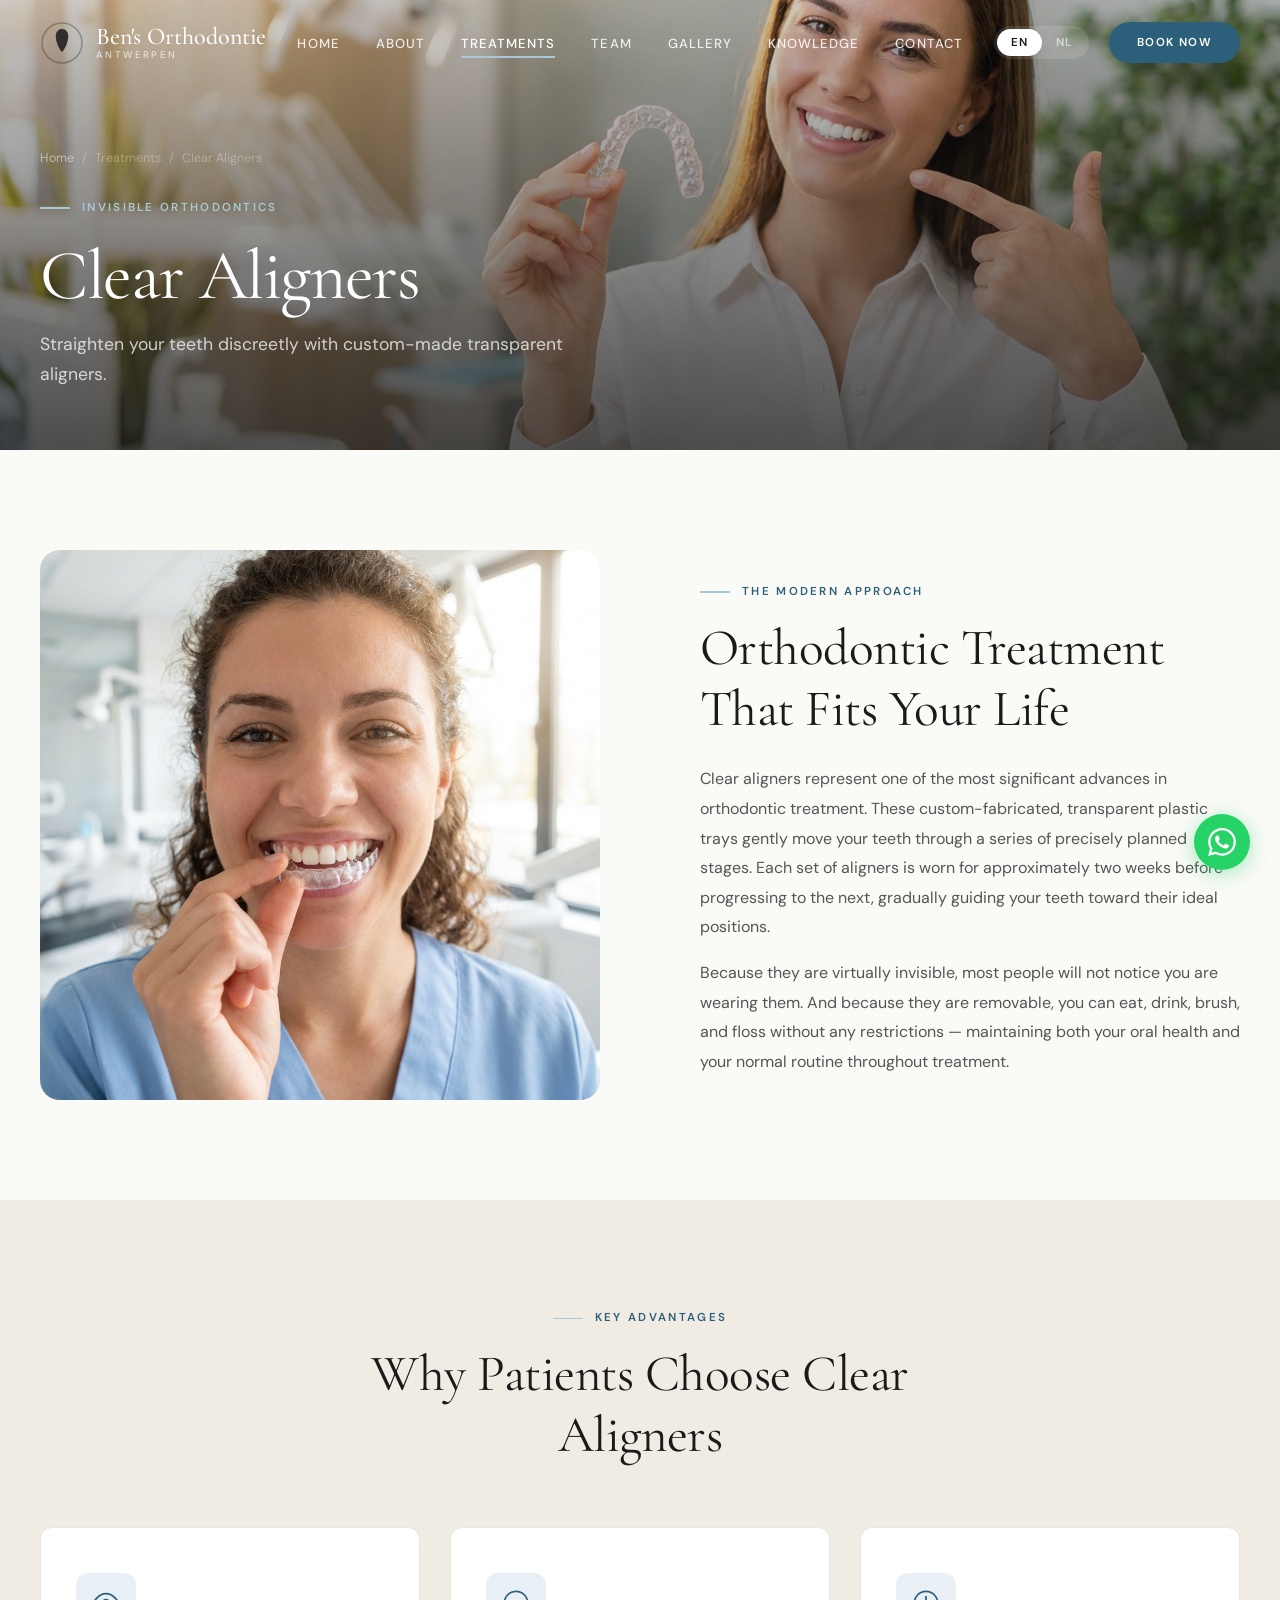
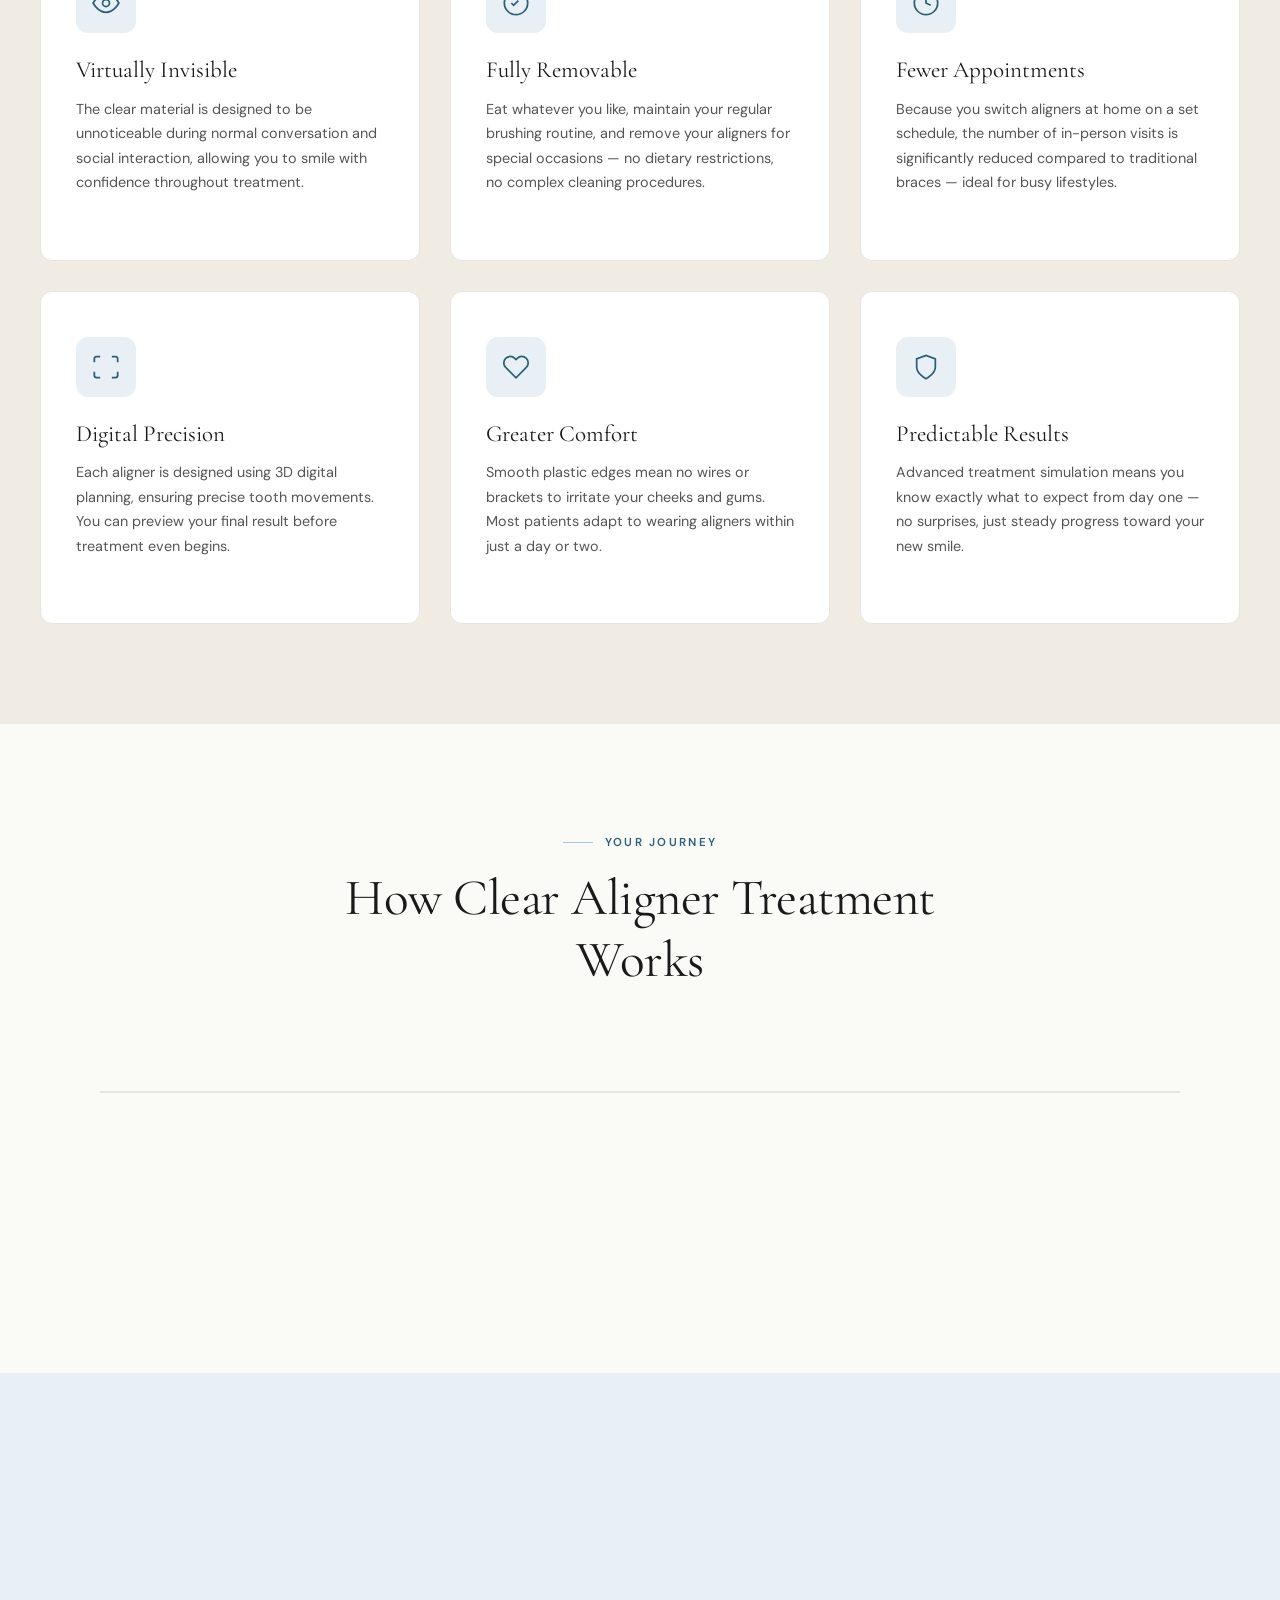
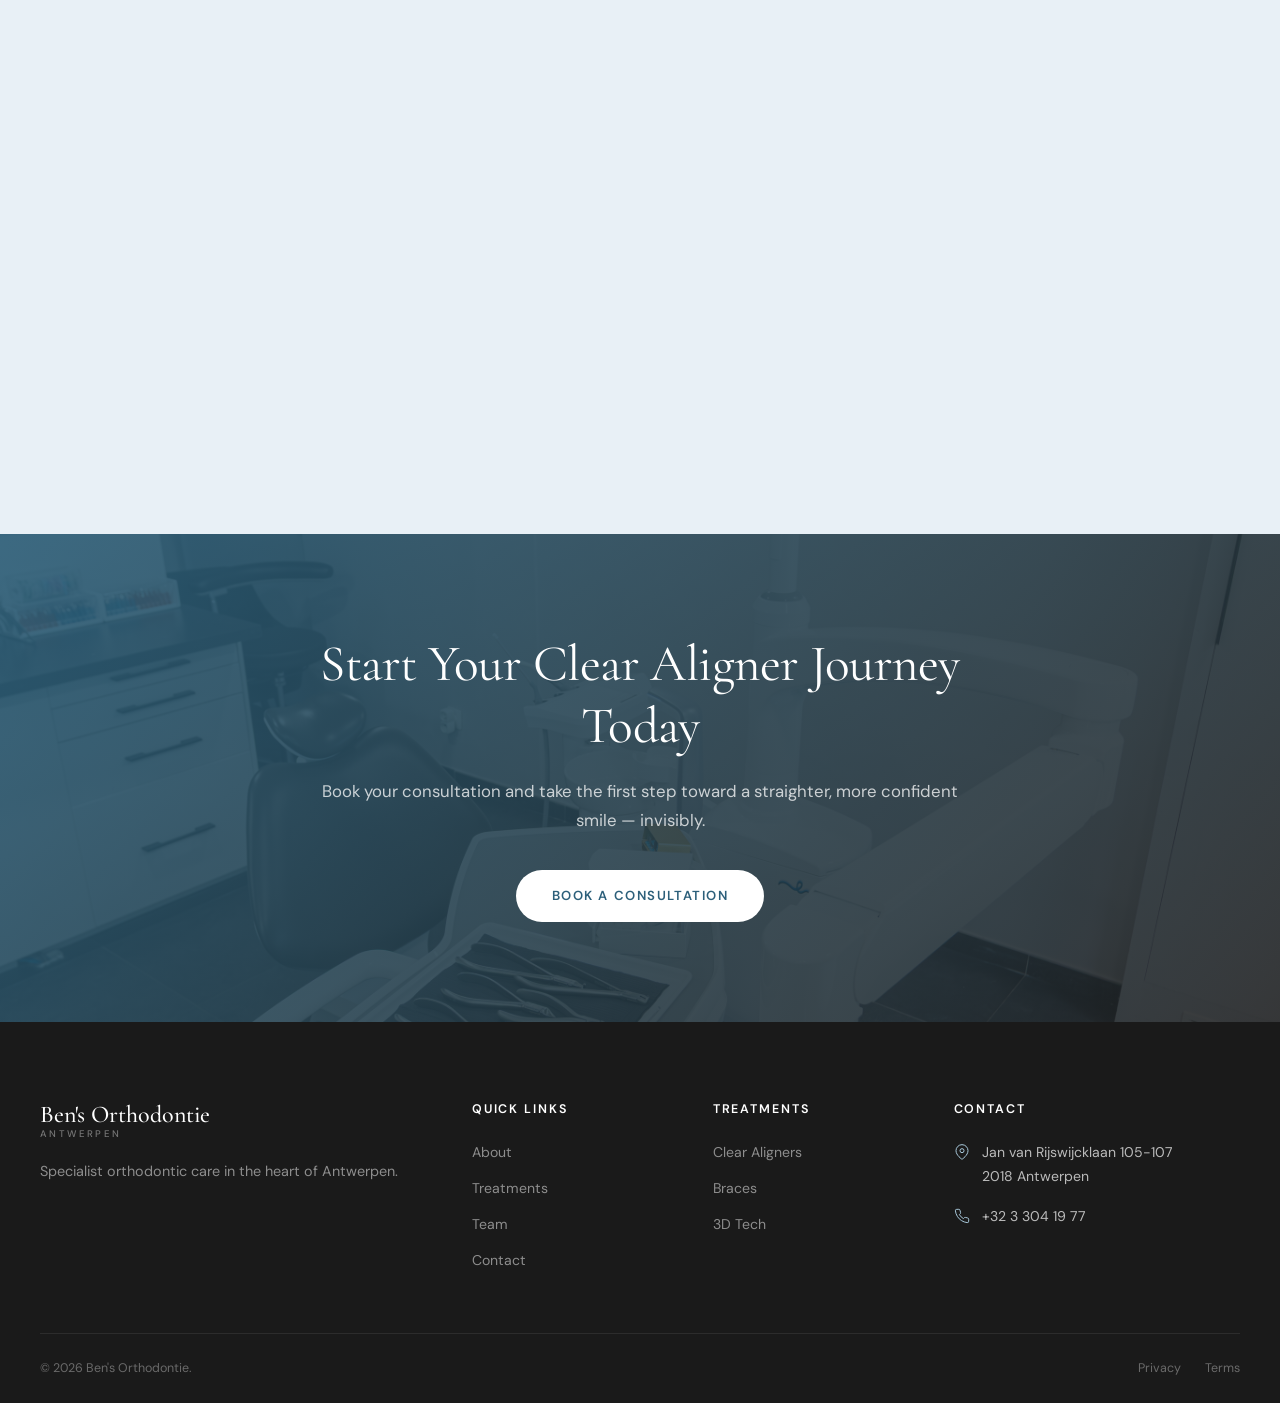
<file: clear-aligners.html>
<!DOCTYPE html>
<html lang="en">
<head>
  <meta charset="UTF-8">
  <meta name="viewport" content="width=device-width, initial-scale=1.0">
  <title>Clear Aligners — Ben's Orthodontie Antwerpen</title>
  <meta name="description" content="Clear aligner treatment at Ben's Orthodontie. Invisible, removable orthodontic aligners for adults and teens in Antwerpen.">
  <link rel="stylesheet" href="css/style.css">
  <link rel="icon" type="image/svg+xml" href="data:image/svg+xml,<svg xmlns='http://www.w3.org/2000/svg' viewBox='0 0 32 32'><circle cx='16' cy='16' r='15' fill='%232C5F7A'/><text x='16' y='21' text-anchor='middle' font-size='16' font-family='serif' fill='white'>B</text></svg>">
  <script src="https://identity.netlify.com/v1/netlify-identity-widget.js"></script>
</head>
<body>

  <!-- NAV -->
  <nav class="navbar"><div class="container">
    <a href="index.html" class="logo"><svg class="logo-icon" viewBox="0 0 44 44" fill="none"><circle cx="22" cy="22" r="20" stroke="currentColor" stroke-width="1.5" fill="none" opacity="0.3"/><path d="M22 8c-3 0-5.5 2-6 5-.5 3 0 6 1 9s2.5 6 4 8c.3.5.7.7 1 .7s.7-.2 1-.7c1.5-2 3-5 4-8s1.5-6 1-9c-.5-3-3-5-6-5z" fill="currentColor" opacity="0.85"/></svg><div class="logo-text"><span class="logo-name">Ben's Orthodontie</span><span class="logo-tagline">Antwerpen</span></div></a>
    <ul class="nav-menu">
      <li><a href="index.html" class="nav-link"><span data-lang-en>Home</span><span data-lang-nl>Home</span></a></li>
      <li><a href="about.html" class="nav-link"><span data-lang-en>About</span><span data-lang-nl>Over Ons</span></a></li>
      <li class="nav-dropdown"><a href="treatments.html" class="nav-link active dropdown-toggle"><span data-lang-en>Treatments</span><span data-lang-nl>Behandelingen</span></a><div class="nav-dropdown-menu"><a href="clear-aligners.html"><span data-lang-en>Clear Aligners</span><span data-lang-nl>Onzichtbare Beugels</span></a><a href="braces.html"><span data-lang-en>Traditional Braces</span><span data-lang-nl>Traditionele Beugels</span></a><a href="technology.html"><span data-lang-en>3D Technology</span><span data-lang-nl>3D Technologie</span></a></div></li>
      <li><a href="team.html" class="nav-link"><span data-lang-en>Team</span><span data-lang-nl>Team</span></a></li>
      <li><a href="gallery.html" class="nav-link"><span data-lang-en>Gallery</span><span data-lang-nl>Galerij</span></a></li>
      <li><a href="blog.html" class="nav-link"><span data-lang-en>Knowledge</span><span data-lang-nl>Kennis</span></a></li>
      <li><a href="contact.html" class="nav-link"><span data-lang-en>Contact</span><span data-lang-nl>Contact</span></a></li>
    </ul>
    <div class="nav-actions"><div class="lang-switch"><button class="lang-btn active" data-lang="en">EN</button><button class="lang-btn" data-lang="nl">NL</button></div><a href="contact.html" class="btn btn-primary nav-cta"><span data-lang-en>Book Now</span><span data-lang-nl>Afspraak</span></a></div>
    <button class="menu-toggle" aria-label="Menu"><span></span><span></span><span></span></button>
  </div></nav>

  <!-- PAGE HERO -->
  <section class="page-hero">
    <div class="hero-bg"><img data-photo="aligners-hero" src="images/doctor-scrubs.jpg" alt="Clear aligner treatment"></div>
    <div class="hero-overlay"></div>
    <div class="container"><div class="page-hero-content">
      <div class="breadcrumb"><a href="index.html">Home</a><span>/</span><a href="treatments.html"><span data-lang-en>Treatments</span><span data-lang-nl>Behandelingen</span></a><span>/</span><span><span data-lang-en>Clear Aligners</span><span data-lang-nl>Onzichtbare Beugels</span></span></div>
      <div class="section-label"><span data-lang-en>Invisible Orthodontics</span><span data-lang-nl>Onzichtbare Orthodontie</span></div>
      <h1><span data-lang-en>Clear Aligners</span><span data-lang-nl>Onzichtbare Beugels</span></h1>
      <p><span data-lang-en>Straighten your teeth discreetly with custom-made transparent aligners.</span><span data-lang-nl>Zet uw tanden discreet recht met op maat gemaakte transparante aligners.</span></p>
    </div></div>
  </section>

  <!-- INTRO -->
  <section class="section">
    <div class="container">
      <div class="section-split">
        <div class="about-image reveal-left">
          <img data-photo="aligners-intro" src="images/doctor-portrait-clinic.jpg" alt="Dr. Hesami discussing clear aligners">
          <div class="about-image-accent"></div>
        </div>
        <div class="about-content reveal-right">
          <div class="section-label"><span data-lang-en>The Modern Approach</span><span data-lang-nl>De Moderne Aanpak</span></div>
          <h2><span data-lang-en>Orthodontic Treatment That Fits Your Life</span><span data-lang-nl>Orthodontische Behandeling Die Past bij Uw Leven</span></h2>
          <p><span data-lang-en>Clear aligners represent one of the most significant advances in orthodontic treatment. These custom-fabricated, transparent plastic trays gently move your teeth through a series of precisely planned stages. Each set of aligners is worn for approximately two weeks before progressing to the next, gradually guiding your teeth toward their ideal positions.</span><span data-lang-nl>Onzichtbare aligners vertegenwoordigen een van de meest significante vooruitgangen in orthodontische behandeling. Deze op maat gemaakte, transparante kunststof oplegplaatjes verplaatsen uw tanden geleidelijk via een reeks nauwkeurig geplande stappen. Elke set aligners wordt ongeveer twee weken gedragen voordat u overgaat naar de volgende, waardoor uw tanden geleidelijk naar hun ideale posities worden begeleid.</span></p>
          <p><span data-lang-en>Because they are virtually invisible, most people will not notice you are wearing them. And because they are removable, you can eat, drink, brush, and floss without any restrictions — maintaining both your oral health and your normal routine throughout treatment.</span><span data-lang-nl>Omdat ze vrijwel onzichtbaar zijn, zullen de meeste mensen niet merken dat u ze draagt. En omdat ze verwijderbaar zijn, kunt u eten, drinken, poetsen en flossen zonder enige beperking — uw mondhygiëne en normale routine behoudend gedurende de behandeling.</span></p>
        </div>
      </div>
    </div>
  </section>

  <!-- ADVANTAGES -->
  <section class="section section-cream">
    <div class="container">
      <div class="section-header reveal">
        <div class="section-label"><span data-lang-en>Key Advantages</span><span data-lang-nl>Belangrijkste Voordelen</span></div>
        <h2 class="section-title"><span data-lang-en>Why Patients Choose Clear Aligners</span><span data-lang-nl>Waarom Patiënten Kiezen voor Onzichtbare Aligners</span></h2>
      </div>
      <div class="services-grid">
        <div class="service-card reveal stagger-1">
          <div class="service-icon"><svg viewBox="0 0 24 24"><path d="M1 12s4-8 11-8 11 8 11 8-4 8-11 8-11-8-11-8z"/><circle cx="12" cy="12" r="3"/></svg></div>
          <h4><span data-lang-en>Virtually Invisible</span><span data-lang-nl>Vrijwel Onzichtbaar</span></h4>
          <p><span data-lang-en>The clear material is designed to be unnoticeable during normal conversation and social interaction, allowing you to smile with confidence throughout treatment.</span><span data-lang-nl>Het transparante materiaal is ontworpen om onopvallend te zijn tijdens normaal gesprek en sociale interactie, waardoor u met vertrouwen kunt glimlachen gedurende de behandeling.</span></p>
        </div>
        <div class="service-card reveal stagger-2">
          <div class="service-icon"><svg viewBox="0 0 24 24"><path d="M12 22c5.523 0 10-4.477 10-10S17.523 2 12 2 2 6.477 2 12s4.477 10 10 10z"/><path d="M8 12l2 2 4-4"/></svg></div>
          <h4><span data-lang-en>Fully Removable</span><span data-lang-nl>Volledig Verwijderbaar</span></h4>
          <p><span data-lang-en>Eat whatever you like, maintain your regular brushing routine, and remove your aligners for special occasions — no dietary restrictions, no complex cleaning procedures.</span><span data-lang-nl>Eet wat u wilt, behoud uw normale poetsroutine en verwijder uw aligners voor speciale gelegenheden — geen dieetbeperkingen, geen complexe reinigingsprocedures.</span></p>
        </div>
        <div class="service-card reveal stagger-3">
          <div class="service-icon"><svg viewBox="0 0 24 24"><circle cx="12" cy="12" r="10"/><polyline points="12 6 12 12 16 14"/></svg></div>
          <h4><span data-lang-en>Fewer Appointments</span><span data-lang-nl>Minder Afspraken</span></h4>
          <p><span data-lang-en>Because you switch aligners at home on a set schedule, the number of in-person visits is significantly reduced compared to traditional braces — ideal for busy lifestyles.</span><span data-lang-nl>Omdat u aligners thuis op een vast schema wisselt, is het aantal persoonlijke bezoeken aanzienlijk verminderd in vergelijking met traditionele beugels — ideaal voor drukke levensstijlen.</span></p>
        </div>
        <div class="service-card reveal stagger-4">
          <div class="service-icon"><svg viewBox="0 0 24 24"><path d="M2 8V5a2 2 0 012-2h3"/><path d="M17 3h3a2 2 0 012 2v3"/><path d="M22 16v3a2 2 0 01-2 2h-3"/><path d="M7 21H4a2 2 0 01-2-2v-3"/></svg></div>
          <h4><span data-lang-en>Digital Precision</span><span data-lang-nl>Digitale Precisie</span></h4>
          <p><span data-lang-en>Each aligner is designed using 3D digital planning, ensuring precise tooth movements. You can preview your final result before treatment even begins.</span><span data-lang-nl>Elke aligner is ontworpen met 3D digitale planning, wat precieze tandbewegingen garandeert. U kunt uw eindresultaat bekijken voordat de behandeling zelfs maar begint.</span></p>
        </div>
        <div class="service-card reveal stagger-5">
          <div class="service-icon"><svg viewBox="0 0 24 24"><path d="M20.84 4.61a5.5 5.5 0 00-7.78 0L12 5.67l-1.06-1.06a5.5 5.5 0 00-7.78 7.78l1.06 1.06L12 21.23l7.78-7.78 1.06-1.06a5.5 5.5 0 000-7.78z"/></svg></div>
          <h4><span data-lang-en>Greater Comfort</span><span data-lang-nl>Meer Comfort</span></h4>
          <p><span data-lang-en>Smooth plastic edges mean no wires or brackets to irritate your cheeks and gums. Most patients adapt to wearing aligners within just a day or two.</span><span data-lang-nl>Gladde kunststof randen betekenen geen draden of brackets die uw wangen en tandvlees irriteren. De meeste patiënten wennen binnen een dag of twee aan het dragen van aligners.</span></p>
        </div>
        <div class="service-card reveal stagger-6">
          <div class="service-icon"><svg viewBox="0 0 24 24"><path d="M12 22s8-4 8-10V5l-8-3-8 3v7c0 6 8 10 8 10z"/></svg></div>
          <h4><span data-lang-en>Predictable Results</span><span data-lang-nl>Voorspelbare Resultaten</span></h4>
          <p><span data-lang-en>Advanced treatment simulation means you know exactly what to expect from day one — no surprises, just steady progress toward your new smile.</span><span data-lang-nl>Geavanceerde behandelsimulatie betekent dat u vanaf dag één precies weet wat u kunt verwachten — geen verrassingen, alleen gestage vooruitgang naar uw nieuwe glimlach.</span></p>
        </div>
      </div>
    </div>
  </section>

  <!-- PROCESS -->
  <section class="section">
    <div class="container">
      <div class="section-header reveal">
        <div class="section-label"><span data-lang-en>Your Journey</span><span data-lang-nl>Uw Traject</span></div>
        <h2 class="section-title"><span data-lang-en>How Clear Aligner Treatment Works</span><span data-lang-nl>Hoe Onzichtbare Aligner Behandeling Werkt</span></h2>
      </div>
      <div class="process-steps">
        <div class="process-step reveal stagger-1">
          <div class="process-step-number">1</div>
          <h4><span data-lang-en>Consultation & Scan</span><span data-lang-nl>Consult & Scan</span></h4>
          <p><span data-lang-en>We evaluate your teeth with a thorough examination and 3D digital scan to determine if clear aligners are the right fit for your case.</span><span data-lang-nl>We evalueren uw tanden met een grondig onderzoek en 3D digitale scan om te bepalen of aligners geschikt zijn voor uw geval.</span></p>
        </div>
        <div class="process-step reveal stagger-2">
          <div class="process-step-number">2</div>
          <h4><span data-lang-en>Treatment Plan</span><span data-lang-nl>Behandelplan</span></h4>
          <p><span data-lang-en>Using your digital model, we design a step-by-step treatment plan and show you a simulation of your expected results.</span><span data-lang-nl>Met uw digitale model ontwerpen we een stapsgewijs behandelplan en tonen we u een simulatie van uw verwachte resultaten.</span></p>
        </div>
        <div class="process-step reveal stagger-3">
          <div class="process-step-number">3</div>
          <h4><span data-lang-en>Wear & Switch</span><span data-lang-nl>Dragen & Wisselen</span></h4>
          <p><span data-lang-en>Wear each set of aligners for 20-22 hours daily, switching to the next set every 1-2 weeks as directed.</span><span data-lang-nl>Draag elke set aligners 20-22 uur per dag en wissel elke 1-2 weken naar de volgende set zoals voorgeschreven.</span></p>
        </div>
        <div class="process-step reveal stagger-4">
          <div class="process-step-number">4</div>
          <h4><span data-lang-en>Your New Smile</span><span data-lang-nl>Uw Nieuwe Glimlach</span></h4>
          <p><span data-lang-en>Once treatment is complete, custom retainers preserve your results. Welcome to your new smile.</span><span data-lang-nl>Zodra de behandeling is voltooid, behouden op maat gemaakte retainers uw resultaten. Welkom bij uw nieuwe glimlach.</span></p>
        </div>
      </div>
    </div>
  </section>

  <!-- IS IT RIGHT FOR YOU -->
  <section class="section section-blue">
    <div class="container">
      <div class="section-split reverse">
        <div class="about-image reveal-right">
          <img data-photo="aligners-candidate" src="images/doctor-consulting.jpg" alt="Clear aligner consultation">
        </div>
        <div class="about-content reveal-left">
          <div class="section-label"><span data-lang-en>Is It Right for You?</span><span data-lang-nl>Is Het Geschikt voor U?</span></div>
          <h2><span data-lang-en>Who Can Benefit from Clear Aligners?</span><span data-lang-nl>Wie Heeft Baat bij Onzichtbare Aligners?</span></h2>
          <p><span data-lang-en>Clear aligners are effective for a wide range of orthodontic concerns, including mild to moderate crowding, spacing, and certain bite issues. They are especially popular with adults and older teens who value discretion in their treatment.</span><span data-lang-nl>Onzichtbare aligners zijn effectief voor een breed scala aan orthodontische problemen, waaronder lichte tot matige crowding, ruimte en bepaalde beetproblemen. Ze zijn bijzonder populair bij volwassenen en oudere tieners die discretie waarderen in hun behandeling.</span></p>
          <p><span data-lang-en>However, more complex cases — such as severe crowding, significant bite discrepancies, or certain tooth rotations — may respond better to traditional braces. During your consultation, our orthodontists will honestly assess which option will deliver the best results for your specific needs.</span><span data-lang-nl>Complexere gevallen — zoals ernstige crowding, aanzienlijke beetafwijkingen of bepaalde tandrotaties — kunnen echter beter reageren op traditionele beugels. Tijdens uw consult zullen onze orthodontisten eerlijk beoordelen welke optie de beste resultaten oplevert voor uw specifieke behoeften.</span></p>
          <a href="contact.html" class="btn btn-primary" style="margin-top: 20px;"><span data-lang-en>Find Out If Aligners Are Right for You</span><span data-lang-nl>Ontdek of Aligners Geschikt Zijn voor U</span></a>
        </div>
      </div>
    </div>
  </section>

  <!-- CTA -->
  <section class="cta-section">
    <div class="cta-bg"><img data-photo="aligners-cta" src="images/clinic-wide.jpg" alt="Ben's Orthodontie"></div>
    <div class="cta-overlay"></div>
    <div class="container"><div class="cta-content reveal">
      <h2><span data-lang-en>Start Your Clear Aligner Journey Today</span><span data-lang-nl>Begin Vandaag Uw Aligner Traject</span></h2>
      <p><span data-lang-en>Book your consultation and take the first step toward a straighter, more confident smile — invisibly.</span><span data-lang-nl>Boek uw consult en zet de eerste stap naar een rechter, zelfverzekerder glimlach — onzichtbaar.</span></p>
      <a href="contact.html" class="btn btn-white"><span data-lang-en>Book a Consultation</span><span data-lang-nl>Maak een Afspraak</span></a>
    </div></div>
  </section>

  <!-- FOOTER -->
  <footer class="footer"><div class="container">
    <div class="footer-grid">
      <div class="footer-brand"><div class="logo" style="margin-bottom:0;"><div class="logo-text"><span class="logo-name">Ben's Orthodontie</span><span class="logo-tagline">Antwerpen</span></div></div><p><span data-lang-en>Specialist orthodontic care in the heart of Antwerpen.</span><span data-lang-nl>Gespecialiseerde orthodontische zorg in het hart van Antwerpen.</span></p></div>
      <div><h5><span data-lang-en>Quick Links</span><span data-lang-nl>Snelle Links</span></h5><div class="footer-links"><a href="about.html"><span data-lang-en>About</span><span data-lang-nl>Over Ons</span></a><a href="treatments.html"><span data-lang-en>Treatments</span><span data-lang-nl>Behandelingen</span></a><a href="team.html"><span data-lang-en>Team</span><span data-lang-nl>Team</span></a><a href="contact.html">Contact</a></div></div>
      <div><h5><span data-lang-en>Treatments</span><span data-lang-nl>Behandelingen</span></h5><div class="footer-links"><a href="clear-aligners.html"><span data-lang-en>Clear Aligners</span><span data-lang-nl>Onzichtbare Beugels</span></a><a href="braces.html"><span data-lang-en>Braces</span><span data-lang-nl>Beugels</span></a><a href="technology.html"><span data-lang-en>3D Tech</span><span data-lang-nl>3D Tech</span></a></div></div>
      <div><h5>Contact</h5><div class="footer-contact-item"><svg viewBox="0 0 24 24"><path d="M21 10c0 7-9 13-9 13s-9-6-9-13a9 9 0 0118 0z"/><circle cx="12" cy="10" r="3"/></svg><span>Jan van Rijswijcklaan 105-107<br>2018 Antwerpen</span></div><div class="footer-contact-item"><svg viewBox="0 0 24 24"><path d="M22 16.92v3a2 2 0 01-2.18 2 19.79 19.79 0 01-8.63-3.07 19.5 19.5 0 01-6-6 19.79 19.79 0 01-3.07-8.67A2 2 0 014.11 2h3a2 2 0 012 1.72c.127.96.361 1.903.7 2.81a2 2 0 01-.45 2.11L8.09 9.91a16 16 0 006 6l1.27-1.27a2 2 0 012.11-.45c.907.339 1.85.573 2.81.7A2 2 0 0122 16.92z"/></svg><a href="tel:+3233041977">+32 3 304 19 77</a></div></div>
    </div>
    <div class="footer-bottom"><span>&copy; 2026 Ben's Orthodontie.</span><div class="footer-bottom-links"><a href="#">Privacy</a><a href="#">Terms</a></div></div>
  </div></footer>

  <a href="https://wa.me/3233041977" class="whatsapp-float" target="_blank" aria-label="WhatsApp"><svg viewBox="0 0 24 24"><path d="M17.472 14.382c-.297-.149-1.758-.867-2.03-.967-.273-.099-.471-.148-.67.15-.197.297-.767.966-.94 1.164-.173.199-.347.223-.644.075-.297-.15-1.255-.463-2.39-1.475-.883-.788-1.48-1.761-1.653-2.059-.173-.297-.018-.458.13-.606.134-.133.298-.347.446-.52.149-.174.198-.298.298-.497.099-.198.05-.371-.025-.52-.075-.149-.669-1.612-.916-2.207-.242-.579-.487-.5-.669-.51-.173-.008-.371-.01-.57-.01-.198 0-.52.074-.792.372-.272.297-1.04 1.016-1.04 2.479 0 1.462 1.065 2.875 1.213 3.074.149.198 2.096 3.2 5.077 4.487.709.306 1.262.489 1.694.625.712.227 1.36.195 1.871.118.571-.085 1.758-.719 2.006-1.413.248-.694.248-1.289.173-1.413-.074-.124-.272-.198-.57-.347m-5.421 7.403h-.004a9.87 9.87 0 01-5.031-1.378l-.361-.214-3.741.982.998-3.648-.235-.374a9.86 9.86 0 01-1.51-5.26c.001-5.45 4.436-9.884 9.888-9.884 2.64 0 5.122 1.03 6.988 2.898a9.825 9.825 0 012.893 6.994c-.003 5.45-4.437 9.884-9.885 9.884m8.413-18.297A11.815 11.815 0 0012.05 0C5.495 0 .16 5.335.157 11.892c0 2.096.547 4.142 1.588 5.945L.057 24l6.305-1.654a11.882 11.882 0 005.683 1.448h.005c6.554 0 11.89-5.335 11.893-11.893a11.821 11.821 0 00-3.48-8.413z"/></svg></a>
  <script src="js/photo-config.js"></script><script src="js/main.js"></script>
  <script>if(window.netlifyIdentity){window.netlifyIdentity.on("init",function(u){if(!u){window.netlifyIdentity.on("login",function(){document.location.href="/admin/"})}})}</script>
</body>
</html>
</file>
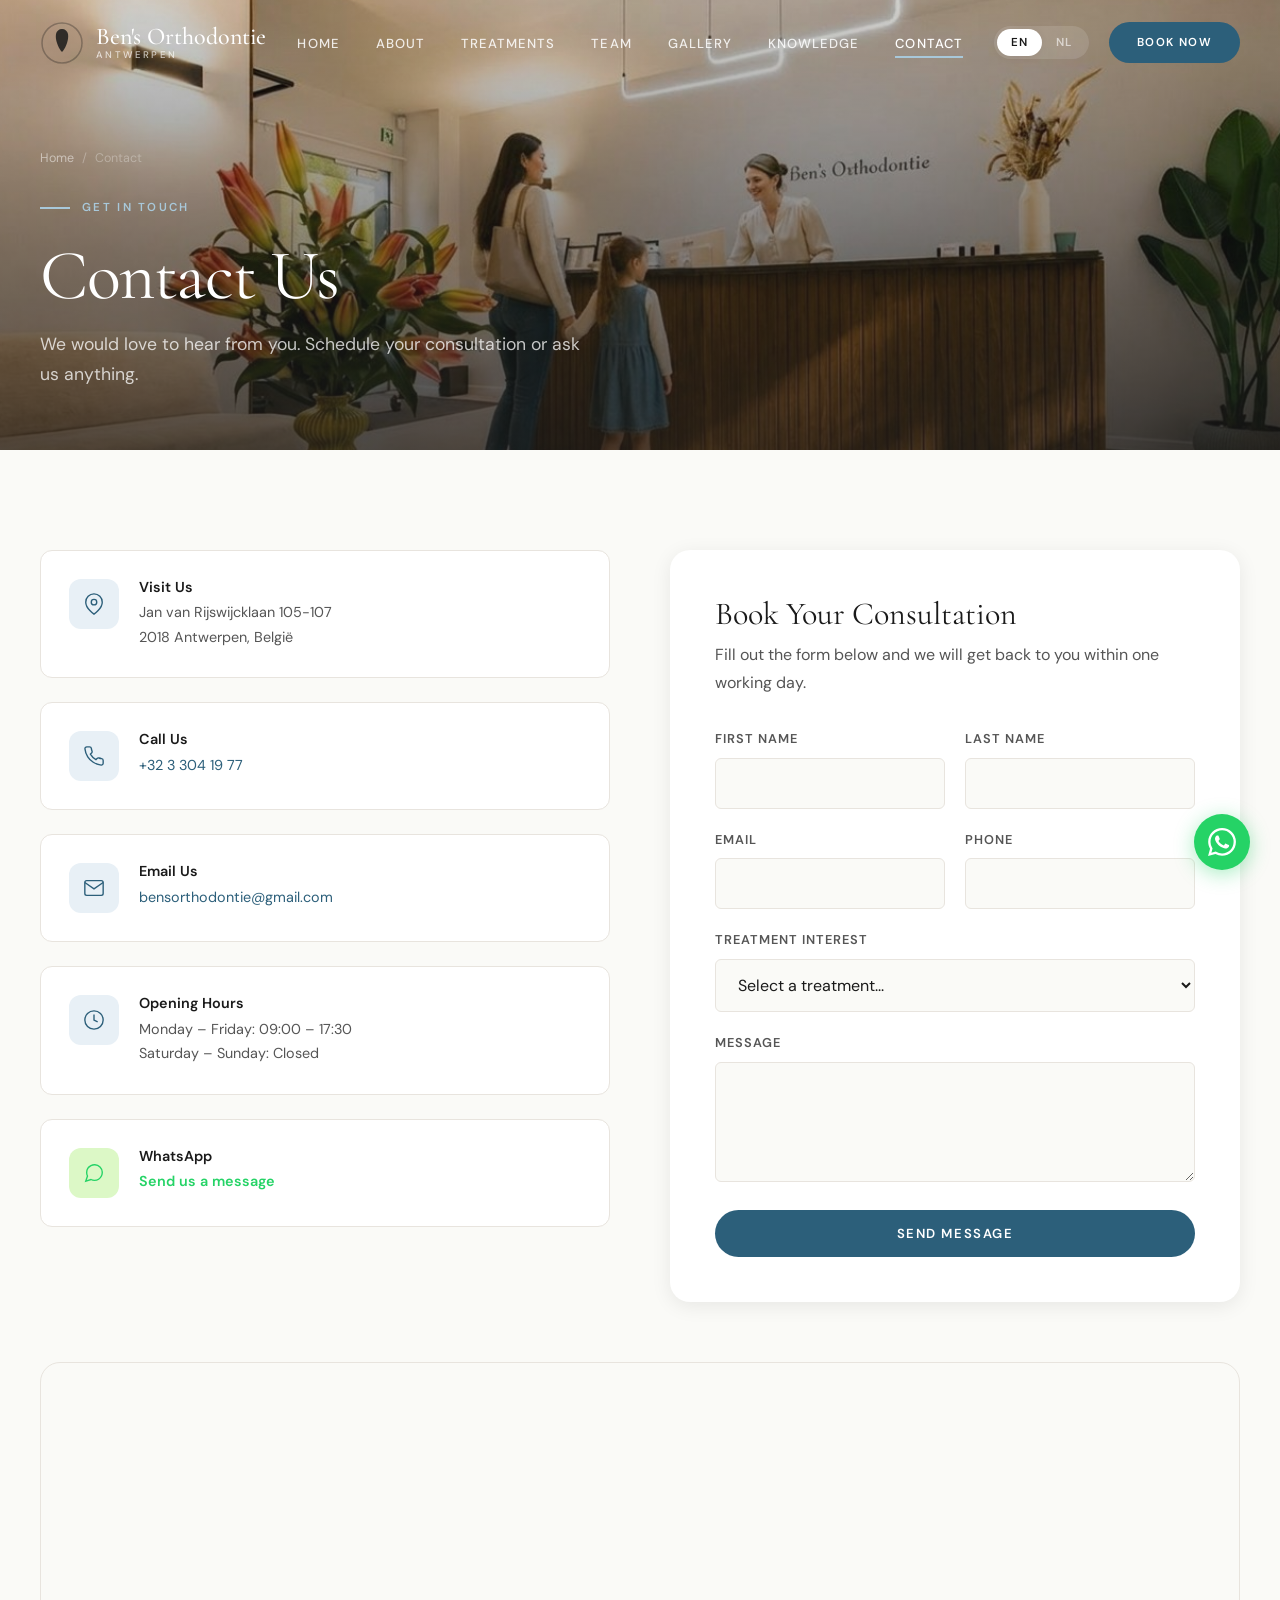
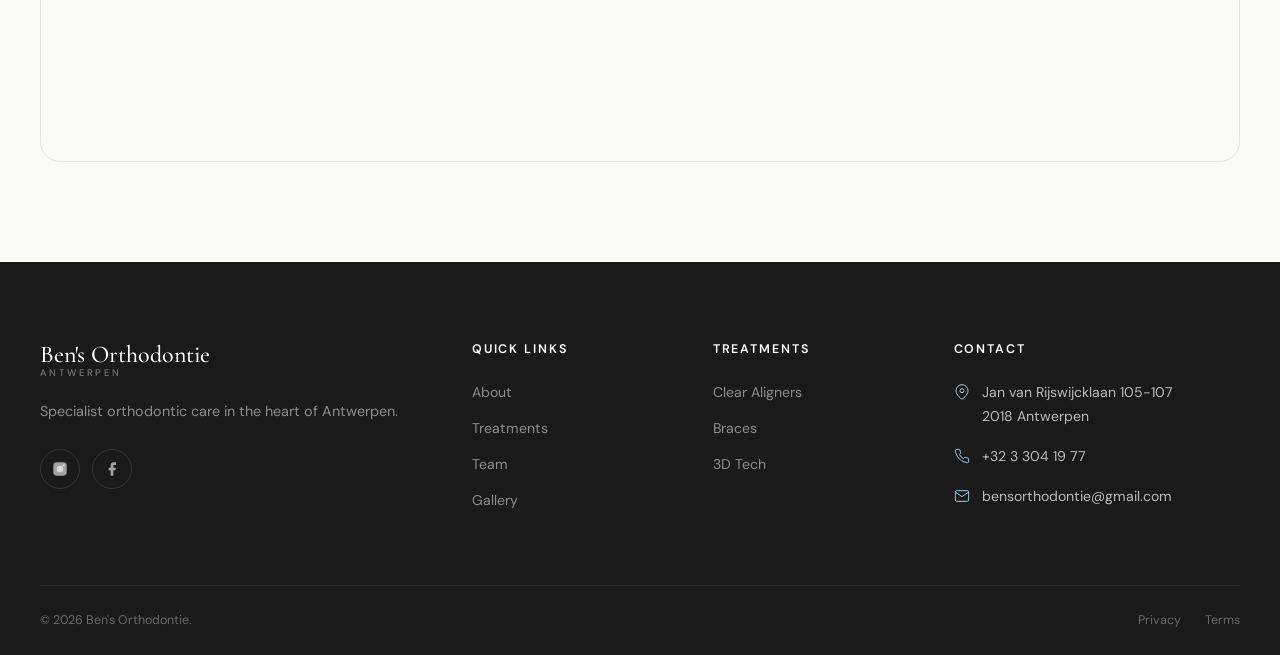
<file: contact.html>
<!DOCTYPE html>
<html lang="en">
<head>
  <meta charset="UTF-8">
  <meta name="viewport" content="width=device-width, initial-scale=1.0">
  <title>Contact — Ben's Orthodontie Antwerpen</title>
  <meta name="description" content="Contact Ben's Orthodontie in Antwerpen. Book an appointment, call us at +32 3 304 19 77 or visit us at Jan van Rijswijcklaan 105-107.">
  <link rel="stylesheet" href="css/style.css">
  <link rel="icon" type="image/svg+xml" href="data:image/svg+xml,<svg xmlns='http://www.w3.org/2000/svg' viewBox='0 0 32 32'><circle cx='16' cy='16' r='15' fill='%232C5F7A'/><text x='16' y='21' text-anchor='middle' font-size='16' font-family='serif' fill='white'>B</text></svg>">
  <script src="https://identity.netlify.com/v1/netlify-identity-widget.js"></script>
</head>
<body>

  <!-- NAV -->
  <nav class="navbar"><div class="container">
    <a href="index.html" class="logo"><svg class="logo-icon" viewBox="0 0 44 44" fill="none"><circle cx="22" cy="22" r="20" stroke="currentColor" stroke-width="1.5" fill="none" opacity="0.3"/><path d="M22 8c-3 0-5.5 2-6 5-.5 3 0 6 1 9s2.5 6 4 8c.3.5.7.7 1 .7s.7-.2 1-.7c1.5-2 3-5 4-8s1.5-6 1-9c-.5-3-3-5-6-5z" fill="currentColor" opacity="0.85"/></svg><div class="logo-text"><span class="logo-name">Ben's Orthodontie</span><span class="logo-tagline">Antwerpen</span></div></a>
    <ul class="nav-menu">
      <li><a href="index.html" class="nav-link"><span data-lang-en>Home</span><span data-lang-nl>Home</span></a></li>
      <li><a href="about.html" class="nav-link"><span data-lang-en>About</span><span data-lang-nl>Over Ons</span></a></li>
      <li class="nav-dropdown"><a href="treatments.html" class="nav-link dropdown-toggle"><span data-lang-en>Treatments</span><span data-lang-nl>Behandelingen</span></a><div class="nav-dropdown-menu"><a href="clear-aligners.html"><span data-lang-en>Clear Aligners</span><span data-lang-nl>Onzichtbare Beugels</span></a><a href="braces.html"><span data-lang-en>Traditional Braces</span><span data-lang-nl>Traditionele Beugels</span></a><a href="technology.html"><span data-lang-en>3D Technology</span><span data-lang-nl>3D Technologie</span></a></div></li>
      <li><a href="team.html" class="nav-link"><span data-lang-en>Team</span><span data-lang-nl>Team</span></a></li>
      <li><a href="gallery.html" class="nav-link"><span data-lang-en>Gallery</span><span data-lang-nl>Galerij</span></a></li>
      <li><a href="blog.html" class="nav-link"><span data-lang-en>Knowledge</span><span data-lang-nl>Kennis</span></a></li>
      <li><a href="contact.html" class="nav-link active"><span data-lang-en>Contact</span><span data-lang-nl>Contact</span></a></li>
    </ul>
    <div class="nav-actions"><div class="lang-switch"><button class="lang-btn active" data-lang="en">EN</button><button class="lang-btn" data-lang="nl">NL</button></div><a href="contact.html" class="btn btn-primary nav-cta"><span data-lang-en>Book Now</span><span data-lang-nl>Afspraak</span></a></div>
    <button class="menu-toggle" aria-label="Menu"><span></span><span></span><span></span></button>
  </div></nav>

  <!-- PAGE HERO -->
  <section class="page-hero">
    <div class="hero-bg"><img data-photo="contact-hero" src="images/contact-hero-new.jpg" alt="Ben's Orthodontie reception"></div>
    <div class="hero-overlay"></div>
    <div class="container"><div class="page-hero-content">
      <div class="breadcrumb"><a href="index.html">Home</a><span>/</span><span>Contact</span></div>
      <div class="section-label"><span data-lang-en>Get in Touch</span><span data-lang-nl>Neem Contact Op</span></div>
      <h1><span data-lang-en>Contact Us</span><span data-lang-nl>Contacteer Ons</span></h1>
      <p><span data-lang-en>We would love to hear from you. Schedule your consultation or ask us anything.</span><span data-lang-nl>We horen graag van u. Plan uw consult of stel ons een vraag.</span></p>
    </div></div>
  </section>

  <!-- CONTACT SECTION -->
  <section class="section">
    <div class="container">
      <div class="contact-grid">
        <!-- INFO CARDS -->
        <div class="reveal-left">
          <div class="contact-info-cards">
            <div class="contact-info-card">
              <div class="contact-info-icon">
                <svg viewBox="0 0 24 24"><path d="M21 10c0 7-9 13-9 13s-9-6-9-13a9 9 0 0118 0z"/><circle cx="12" cy="10" r="3"/></svg>
              </div>
              <div>
                <h5><span data-lang-en>Visit Us</span><span data-lang-nl>Bezoek Ons</span></h5>
                <p>Jan van Rijswijcklaan 105-107<br>2018 Antwerpen, België</p>
              </div>
            </div>

            <div class="contact-info-card">
              <div class="contact-info-icon">
                <svg viewBox="0 0 24 24"><path d="M22 16.92v3a2 2 0 01-2.18 2 19.79 19.79 0 01-8.63-3.07 19.5 19.5 0 01-6-6 19.79 19.79 0 01-3.07-8.67A2 2 0 014.11 2h3a2 2 0 012 1.72c.127.96.361 1.903.7 2.81a2 2 0 01-.45 2.11L8.09 9.91a16 16 0 006 6l1.27-1.27a2 2 0 012.11-.45c.907.339 1.85.573 2.81.7A2 2 0 0122 16.92z"/></svg>
              </div>
              <div>
                <h5><span data-lang-en>Call Us</span><span data-lang-nl>Bel Ons</span></h5>
                <p><a href="tel:+3233041977" style="color: var(--accent-blue-dark);">+32 3 304 19 77</a></p>
              </div>
            </div>

            <div class="contact-info-card">
              <div class="contact-info-icon">
                <svg viewBox="0 0 24 24"><path d="M4 4h16c1.1 0 2 .9 2 2v12c0 1.1-.9 2-2 2H4c-1.1 0-2-.9-2-2V6c0-1.1.9-2 2-2z"/><polyline points="22,6 12,13 2,6"/></svg>
              </div>
              <div>
                <h5><span data-lang-en>Email Us</span><span data-lang-nl>Mail Ons</span></h5>
                <p><a href="mailto:bensorthodontie@gmail.com" style="color: var(--accent-blue-dark);">bensorthodontie@gmail.com</a></p>
              </div>
            </div>

            <div class="contact-info-card">
              <div class="contact-info-icon">
                <svg viewBox="0 0 24 24"><circle cx="12" cy="12" r="10"/><polyline points="12 6 12 12 16 14"/></svg>
              </div>
              <div>
                <h5><span data-lang-en>Opening Hours</span><span data-lang-nl>Openingsuren</span></h5>
                <p>
                  <span data-lang-en>Monday – Friday: 09:00 – 17:30<br>Saturday – Sunday: Closed</span>
                  <span data-lang-nl>Maandag – Vrijdag: 09:00 – 17:30<br>Zaterdag – Zondag: Gesloten</span>
                </p>
              </div>
            </div>

            <div class="contact-info-card">
              <div class="contact-info-icon" style="background: #dcf8c6;">
                <svg viewBox="0 0 24 24" style="stroke: #25D366;"><path d="M21 11.5a8.38 8.38 0 01-.9 3.8 8.5 8.5 0 01-7.6 4.7 8.38 8.38 0 01-3.8-.9L3 21l1.9-5.7a8.38 8.38 0 01-.9-3.8 8.5 8.5 0 014.7-7.6 8.38 8.38 0 013.8-.9h.5a8.48 8.48 0 018 8v.5z"/></svg>
              </div>
              <div>
                <h5>WhatsApp</h5>
                <p><a href="https://wa.me/3233041977" target="_blank" style="color: #25D366; font-weight: 600;"><span data-lang-en>Send us a message</span><span data-lang-nl>Stuur ons een bericht</span></a></p>
              </div>
            </div>
          </div>
        </div>

        <!-- CONTACT FORM -->
        <div class="contact-form reveal-right">
          <h3><span data-lang-en>Book Your Consultation</span><span data-lang-nl>Boek Uw Consult</span></h3>
          <p><span data-lang-en>Fill out the form below and we will get back to you within one working day.</span><span data-lang-nl>Vul het onderstaande formulier in en wij nemen binnen één werkdag contact met u op.</span></p>

          <form id="contact-form">
            <div class="form-row">
              <div class="form-group">
                <label for="first-name"><span data-lang-en>First Name</span><span data-lang-nl>Voornaam</span></label>
                <input type="text" id="first-name" name="first-name" required>
              </div>
              <div class="form-group">
                <label for="last-name"><span data-lang-en>Last Name</span><span data-lang-nl>Achternaam</span></label>
                <input type="text" id="last-name" name="last-name" required>
              </div>
            </div>

            <div class="form-row">
              <div class="form-group">
                <label for="email">Email</label>
                <input type="email" id="email" name="email" required>
              </div>
              <div class="form-group">
                <label for="phone"><span data-lang-en>Phone</span><span data-lang-nl>Telefoon</span></label>
                <input type="tel" id="phone" name="phone">
              </div>
            </div>

            <div class="form-group">
              <label for="treatment"><span data-lang-en>Treatment Interest</span><span data-lang-nl>Behandelinteresse</span></label>
              <select id="treatment" name="treatment">
                <option value=""><span data-lang-en>Select a treatment...</span></option>
                <option value="clear-aligners">Clear Aligners</option>
                <option value="braces">Traditional Braces</option>
                <option value="lingual">Lingual Braces</option>
                <option value="retainers">Retainers</option>
                <option value="consultation">General Consultation</option>
                <option value="other">Other</option>
              </select>
            </div>

            <div class="form-group">
              <label for="message"><span data-lang-en>Message</span><span data-lang-nl>Bericht</span></label>
              <textarea id="message" name="message" rows="4" placeholder=""></textarea>
            </div>

            <button type="submit" class="btn btn-primary" style="width: 100%; justify-content: center;">
              <span data-lang-en>Send Message</span><span data-lang-nl>Verstuur Bericht</span>
            </button>
          </form>
        </div>
      </div>

      <!-- MAP -->
      <div class="contact-map reveal">
        <iframe src="https://www.google.com/maps/embed?pb=!1m18!1m12!1m3!1d2499.876!2d4.4!3d51.2!2m3!1f0!2f0!3f0!3m2!1i1024!2i768!4f13.1!3m3!1m2!1s0x0%3A0x0!2sJan+van+Rijswijcklaan+105+Antwerpen!5e0!3m2!1sen!2sbe!4v1" allowfullscreen="" loading="lazy" title="Ben's Orthodontie location map"></iframe>
      </div>
    </div>
  </section>

  <!-- FOOTER -->
  <footer class="footer"><div class="container">
    <div class="footer-grid">
      <div class="footer-brand"><div class="logo" style="margin-bottom:0;"><div class="logo-text"><span class="logo-name">Ben's Orthodontie</span><span class="logo-tagline">Antwerpen</span></div></div><p><span data-lang-en>Specialist orthodontic care in the heart of Antwerpen.</span><span data-lang-nl>Gespecialiseerde orthodontische zorg in het hart van Antwerpen.</span></p><div class="footer-social"><a href="#"><svg viewBox="0 0 24 24"><rect x="2" y="2" width="20" height="20" rx="5"/><circle cx="12" cy="12" r="5"/><circle cx="17.5" cy="6.5" r="1.5"/></svg></a><a href="#"><svg viewBox="0 0 24 24"><path d="M18 2h-3a5 5 0 00-5 5v3H7v4h3v8h4v-8h3l1-4h-4V7a1 1 0 011-1h3z"/></svg></a></div></div>
      <div><h5><span data-lang-en>Quick Links</span><span data-lang-nl>Snelle Links</span></h5><div class="footer-links"><a href="about.html"><span data-lang-en>About</span><span data-lang-nl>Over Ons</span></a><a href="treatments.html"><span data-lang-en>Treatments</span><span data-lang-nl>Behandelingen</span></a><a href="team.html"><span data-lang-en>Team</span><span data-lang-nl>Team</span></a><a href="gallery.html"><span data-lang-en>Gallery</span><span data-lang-nl>Galerij</span></a></div></div>
      <div><h5><span data-lang-en>Treatments</span><span data-lang-nl>Behandelingen</span></h5><div class="footer-links"><a href="clear-aligners.html"><span data-lang-en>Clear Aligners</span><span data-lang-nl>Onzichtbare Beugels</span></a><a href="braces.html"><span data-lang-en>Braces</span><span data-lang-nl>Beugels</span></a><a href="technology.html"><span data-lang-en>3D Tech</span><span data-lang-nl>3D Tech</span></a></div></div>
      <div><h5>Contact</h5><div class="footer-contact-item"><svg viewBox="0 0 24 24"><path d="M21 10c0 7-9 13-9 13s-9-6-9-13a9 9 0 0118 0z"/><circle cx="12" cy="10" r="3"/></svg><span>Jan van Rijswijcklaan 105-107<br>2018 Antwerpen</span></div><div class="footer-contact-item"><svg viewBox="0 0 24 24"><path d="M22 16.92v3a2 2 0 01-2.18 2 19.79 19.79 0 01-8.63-3.07 19.5 19.5 0 01-6-6 19.79 19.79 0 01-3.07-8.67A2 2 0 014.11 2h3a2 2 0 012 1.72c.127.96.361 1.903.7 2.81a2 2 0 01-.45 2.11L8.09 9.91a16 16 0 006 6l1.27-1.27a2 2 0 012.11-.45c.907.339 1.85.573 2.81.7A2 2 0 0122 16.92z"/></svg><a href="tel:+3233041977">+32 3 304 19 77</a></div><div class="footer-contact-item"><svg viewBox="0 0 24 24"><path d="M4 4h16c1.1 0 2 .9 2 2v12c0 1.1-.9 2-2 2H4c-1.1 0-2-.9-2-2V6c0-1.1.9-2 2-2z"/><polyline points="22,6 12,13 2,6"/></svg><a href="mailto:bensorthodontie@gmail.com">bensorthodontie@gmail.com</a></div></div>
    </div>
    <div class="footer-bottom"><span>&copy; 2026 Ben's Orthodontie.</span><div class="footer-bottom-links"><a href="#">Privacy</a><a href="#">Terms</a></div></div>
  </div></footer>

  <a href="https://wa.me/3233041977" class="whatsapp-float" target="_blank" aria-label="WhatsApp"><svg viewBox="0 0 24 24"><path d="M17.472 14.382c-.297-.149-1.758-.867-2.03-.967-.273-.099-.471-.148-.67.15-.197.297-.767.966-.94 1.164-.173.199-.347.223-.644.075-.297-.15-1.255-.463-2.39-1.475-.883-.788-1.48-1.761-1.653-2.059-.173-.297-.018-.458.13-.606.134-.133.298-.347.446-.52.149-.174.198-.298.298-.497.099-.198.05-.371-.025-.52-.075-.149-.669-1.612-.916-2.207-.242-.579-.487-.5-.669-.51-.173-.008-.371-.01-.57-.01-.198 0-.52.074-.792.372-.272.297-1.04 1.016-1.04 2.479 0 1.462 1.065 2.875 1.213 3.074.149.198 2.096 3.2 5.077 4.487.709.306 1.262.489 1.694.625.712.227 1.36.195 1.871.118.571-.085 1.758-.719 2.006-1.413.248-.694.248-1.289.173-1.413-.074-.124-.272-.198-.57-.347m-5.421 7.403h-.004a9.87 9.87 0 01-5.031-1.378l-.361-.214-3.741.982.998-3.648-.235-.374a9.86 9.86 0 01-1.51-5.26c.001-5.45 4.436-9.884 9.888-9.884 2.64 0 5.122 1.03 6.988 2.898a9.825 9.825 0 012.893 6.994c-.003 5.45-4.437 9.884-9.885 9.884m8.413-18.297A11.815 11.815 0 0012.05 0C5.495 0 .16 5.335.157 11.892c0 2.096.547 4.142 1.588 5.945L.057 24l6.305-1.654a11.882 11.882 0 005.683 1.448h.005c6.554 0 11.89-5.335 11.893-11.893a11.821 11.821 0 00-3.48-8.413z"/></svg></a>
  <script src="js/photo-config.js"></script><script src="js/main.js"></script>
  <script>if(window.netlifyIdentity){window.netlifyIdentity.on("init",function(u){if(!u){window.netlifyIdentity.on("login",function(){document.location.href="/admin/"})}})}</script>
</body>
</html>
</file>
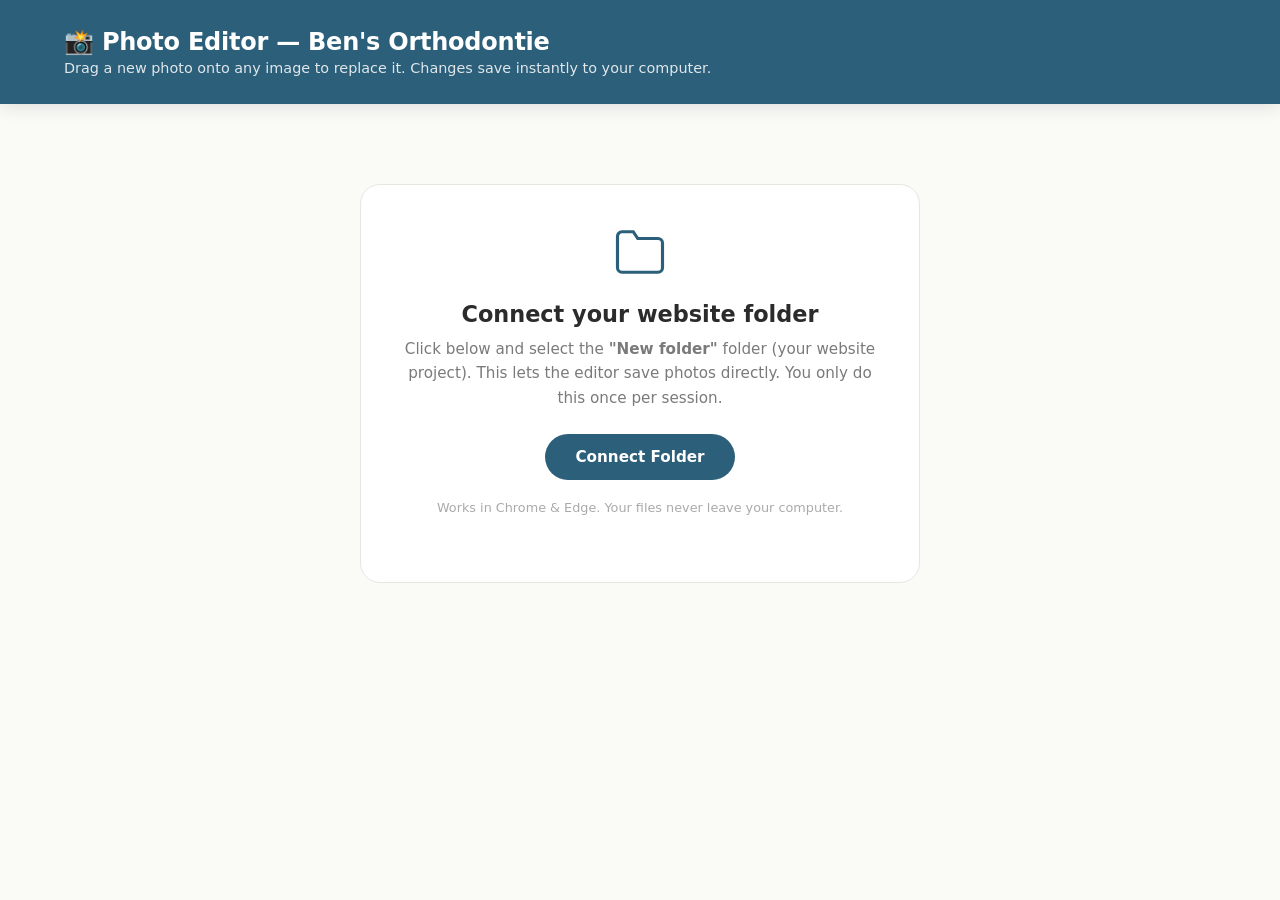
<file: editor.html>
<!DOCTYPE html>
<html lang="en">
<head>
<meta charset="UTF-8">
<meta name="viewport" content="width=device-width, initial-scale=1.0">
<title>Photo Editor — Ben's Orthodontie</title>
<style>
  :root{
    --bg:#FAFAF7; --card:#fff; --blue:#2C5F7A; --blue-light:#A8C8DA;
    --warm:#8B6E52; --text:#2b2b2b; --muted:#7a7a7a; --line:#e8e6e0; --ok:#3a9d5d;
  }
  *{box-sizing:border-box;margin:0;padding:0}
  body{font-family:'DM Sans',system-ui,-apple-system,sans-serif;background:var(--bg);color:var(--text);padding:0 0 80px}
  header{background:var(--blue);color:#fff;padding:28px 32px;position:sticky;top:0;z-index:20;box-shadow:0 2px 18px rgba(0,0,0,.12)}
  header h1{font-size:1.5rem;font-weight:700;letter-spacing:-.01em}
  header p{opacity:.85;font-size:.9rem;margin-top:4px}
  .bar{display:flex;align-items:center;gap:14px;flex-wrap:wrap;margin-top:16px}
  button{font-family:inherit;cursor:pointer;border:none;border-radius:30px;font-weight:600;font-size:.85rem;padding:12px 24px;transition:.15s}
  .btn-main{background:#fff;color:var(--blue)}
  .btn-main:hover{transform:translateY(-1px);box-shadow:0 4px 14px rgba(0,0,0,.18)}
  .btn-deploy{background:var(--blue-light);color:var(--blue)}
  .btn-deploy:hover{background:#fff}
  .status{font-size:.85rem;opacity:.9}
  .wrap{max-width:1200px;margin:0 auto;padding:0 24px}
  .intro{background:#fff;border:1px solid var(--line);border-radius:16px;padding:24px 28px;margin:28px auto;max-width:820px}
  .intro h2{font-size:1.1rem;margin-bottom:10px;color:var(--blue)}
  .intro ol{margin-left:18px;line-height:1.9;font-size:.92rem;color:#444}
  .intro b{color:var(--blue)}
  .group{margin:36px 0 8px}
  .group h3{font-size:1.15rem;color:var(--warm);border-bottom:2px solid var(--line);padding-bottom:8px;margin-bottom:20px;font-weight:700}
  .grid{display:grid;grid-template-columns:repeat(auto-fill,minmax(220px,1fr));gap:18px}
  .slot{background:var(--card);border:1px solid var(--line);border-radius:14px;overflow:hidden;transition:.15s}
  .slot:hover{box-shadow:0 6px 22px rgba(0,0,0,.08)}
  .thumb{position:relative;width:100%;aspect-ratio:4/3;background:#f0eee9 url('data:image/svg+xml;utf8,<svg xmlns="http://www.w3.org/2000/svg" width="40" height="40" viewBox="0 0 24 24" fill="none" stroke="%23ccc" stroke-width="1.2"><rect x="3" y="3" width="18" height="18" rx="2"/><circle cx="8.5" cy="8.5" r="1.5"/><polyline points="21 15 16 10 5 21"/></svg>') center/40px no-repeat;overflow:hidden}
  .thumb img{width:100%;height:100%;object-fit:cover;display:block}
  .drop{position:absolute;inset:0;display:flex;flex-direction:column;align-items:center;justify-content:center;gap:6px;background:rgba(44,95,122,.0);opacity:0;transition:.15s;color:#fff;font-size:.8rem;font-weight:600;text-align:center;padding:10px}
  .slot:hover .drop{opacity:1;background:rgba(44,95,122,.55)}
  .drop svg{width:26px;height:26px}
  .slot.dragover .drop{opacity:1;background:rgba(58,157,93,.7)}
  .slot.saved .drop{opacity:1;background:rgba(58,157,93,.75)}
  .meta{padding:11px 13px}
  .meta .label{font-size:.85rem;font-weight:600;line-height:1.3}
  .meta .file{font-size:.7rem;color:var(--muted);margin-top:3px;word-break:break-all}
  .gate{max-width:560px;margin:80px auto;text-align:center;padding:40px;background:#fff;border:1px solid var(--line);border-radius:20px}
  .gate svg{width:54px;height:54px;color:var(--blue);margin-bottom:18px}
  .gate h2{font-size:1.4rem;margin-bottom:10px}
  .gate p{color:var(--muted);line-height:1.6;margin-bottom:24px;font-size:.95rem}
  .gate button{background:var(--blue);color:#fff;font-size:.95rem;padding:14px 30px}
  .hidden{display:none}
  .toast{position:fixed;bottom:24px;left:50%;transform:translateX(-50%);background:var(--blue);color:#fff;padding:14px 26px;border-radius:30px;font-size:.9rem;font-weight:600;box-shadow:0 6px 24px rgba(0,0,0,.25);opacity:0;transition:.25s;z-index:50}
  .toast.show{opacity:1}
  .toast.ok{background:var(--ok)}
</style>
</head>
<body>

<header>
  <div class="wrap">
    <h1>📸 Photo Editor — Ben's Orthodontie</h1>
    <p>Drag a new photo onto any image to replace it. Changes save instantly to your computer.</p>
    <div class="bar" id="bar" style="display:none">
      <button class="btn-deploy" id="deployBtn">🚀 Push Live (after editing)</button>
      <span class="status" id="status">Connected ✓</span>
    </div>
  </div>
</header>

<!-- CONNECT GATE -->
<div class="gate" id="gate">
  <svg viewBox="0 0 24 24" fill="none" stroke="currentColor" stroke-width="1.4"><path d="M22 19a2 2 0 0 1-2 2H4a2 2 0 0 1-2-2V5a2 2 0 0 1 2-2h5l2 3h9a2 2 0 0 1 2 2z"/></svg>
  <h2>Connect your website folder</h2>
  <p>Click below and select the <b>"New folder"</b> folder (your website project). This lets the editor save photos directly. You only do this once per session.</p>
  <button id="connectBtn">Connect Folder</button>
  <p style="margin-top:18px;font-size:.8rem;color:#aaa">Works in Chrome &amp; Edge. Your files never leave your computer.</p>
</div>

<!-- EDITOR -->
<div class="wrap hidden" id="editor"></div>

<div class="intro hidden" id="introBox">
  <h2>How to use</h2>
  <ol>
    <li><b>Hover</b> over any photo and <b>drag a new image</b> onto it (or click it to browse).</li>
    <li>The photo <b>saves instantly</b> — refresh your website tab to see it.</li>
    <li>When you're done, click <b>🚀 Push Live</b> at the top, then double-click <b>deploy.bat</b> to publish online.</li>
  </ol>
</div>

<div class="toast" id="toast"></div>

<script>
// ---- Friendly labels for every photo slot ----
const LABELS = {
  // HOME
  "home-hero":"Home — Hero Background","home-service-1":"Home — Clear Aligners Card","home-service-2":"Home — Braces Card","home-service-3":"Home — Lingual Braces Card","home-service-4":"Home — Retainers Card","home-service-5":"Home — 3D Scanning Card","home-service-6":"Home — 3D Printing Card","home-about":"Home — About (Doctor)","home-tech":"Home — Technology Preview","home-team-1":"Home — Team: Dr. Hesami","home-team-2":"Home — Team: Dr. Kassem","home-team-3":"Home — Team: Naual","home-team-4":"Home — Team: Evy","home-cta":"Home — CTA Background",
  // ABOUT
  "about-hero":"About — Hero","about-story":"About — Our Story (Dr. Hesami)","about-philosophy":"About — Philosophy","about-gallery-1":"About — Gallery 1","about-gallery-2":"About — Gallery 2","about-gallery-3":"About — Gallery 3","about-gallery-4":"About — Gallery 4","about-cta":"About — CTA",
  // TEAM
  "team-hero":"Team — Hero","team-dr-hesami":"Team — Dr. Hesami","team-dr-kassem":"Team — Dr. Kassem","team-naual":"Team — Naual Abbou","team-evy":"Team — Evy Møller","team-shreya":"Team — Shreya Kansara","team-group":"Team — Group Photo","team-cta":"Team — CTA",
  // TREATMENTS
  "treatments-hero":"Treatments — Hero","treatments-aligners":"Treatments — Clear Aligners","treatments-braces":"Treatments — Braces","treatments-lingual":"Treatments — Lingual Braces","treatments-retainers":"Treatments — Retainers","treatments-cta":"Treatments — CTA",
  // ALIGNERS
  "aligners-hero":"Clear Aligners — Hero","aligners-intro":"Clear Aligners — Intro","aligners-candidate":"Clear Aligners — Candidate","aligners-cta":"Clear Aligners — CTA",
  // BRACES
  "braces-hero":"Braces — Hero","braces-intro":"Braces — Intro","braces-types":"Braces — Types","braces-expect":"Braces — What to Expect","braces-cta":"Braces — CTA",
  // TECHNOLOGY
  "tech-hero":"Technology — Hero","tech-scanning":"Technology — 3D Scanning","tech-planning":"Technology — Planning","tech-printing":"Technology — 3D Printing","tech-benefits":"Technology — Benefits","tech-cta":"Technology — CTA",
  // GALLERY
  "gallery-hero":"Gallery — Hero","gallery-cta":"Gallery — CTA",
  "gallery-1":"Gallery — Photo 1","gallery-2":"Gallery — Photo 2","gallery-3":"Gallery — Photo 3","gallery-4":"Gallery — Photo 4","gallery-5":"Gallery — Photo 5","gallery-6":"Gallery — Photo 6","gallery-7":"Gallery — Photo 7","gallery-8":"Gallery — Photo 8","gallery-9":"Gallery — Photo 9","gallery-10":"Gallery — Photo 10","gallery-11":"Gallery — Photo 11","gallery-12":"Gallery — Photo 12","gallery-13":"Gallery — Photo 13","gallery-14":"Gallery — Photo 14","gallery-15":"Gallery — Photo 15","gallery-16":"Gallery — Photo 16","gallery-17":"Gallery — Photo 17","gallery-18":"Gallery — Photo 18","gallery-19":"Gallery — Photo 19","gallery-20":"Gallery — Photo 20",
  // FAQ
  "faq-hero":"FAQ — Hero","faq-cta":"FAQ — CTA",
  // BLOG
  "blog-hero":"Knowledge — Hero","blog-article-1":"Knowledge — Article 1","blog-article-2":"Knowledge — Article 2","blog-article-3":"Knowledge — Article 3","blog-article-4":"Knowledge — Article 4","blog-article-5":"Knowledge — Article 5","blog-article-6":"Knowledge — Article 6","blog-cta":"Knowledge — CTA",
  // CONTACT
  "contact-hero":"Contact — Hero","contact-cta":"Contact — CTA"
};
const SECTION_TITLES = {home:"🏠 Home Page",about:"ℹ️ About Page",team:"👥 Team Page",treatments:"🦷 Treatments Page",aligners:"✨ Clear Aligners Page",braces:"🪥 Braces Page",technology:"💻 Technology Page",gallery:"🖼️ Gallery Page",faq:"❓ FAQ Page",blogphotos:"📰 Knowledge / Blog Page",contact:"📞 Contact Page"};
const SECTION_ORDER = ["home","about","team","treatments","aligners","braces","technology","gallery","blogphotos","faq","contact"];

let rootHandle=null, imagesHandle=null, photosFileHandle=null, config=null;

const $=s=>document.querySelector(s);
function toast(msg,ok){const t=$('#toast');t.textContent=msg;t.className='toast show'+(ok?' ok':'');setTimeout(()=>t.className='toast',2200);}

$('#connectBtn').onclick=async()=>{
  try{
    rootHandle=await window.showDirectoryPicker({mode:'readwrite'});
    imagesHandle=await rootHandle.getDirectoryHandle('images');
    const dataHandle=await rootHandle.getDirectoryHandle('_data');
    photosFileHandle=await dataHandle.getFileHandle('photos.json');
    const f=await photosFileHandle.getFile();
    config=JSON.parse(await f.text());
    $('#gate').classList.add('hidden');
    $('#editor').classList.remove('hidden');
    $('#introBox').classList.remove('hidden');
    $('#bar').style.display='flex';
    await render();
  }catch(e){
    if(e.name!=='AbortError') toast('Could not open folder: '+e.message);
  }
};

async function thumbURL(path){
  try{
    const name=path.replace('/images/','').replace('images/','');
    const fh=await imagesHandle.getFileHandle(name);
    const file=await fh.getFile();
    return URL.createObjectURL(file);
  }catch{return null;}
}

async function render(){
  const ed=$('#editor');ed.innerHTML='';
  for(const sec of SECTION_ORDER){
    if(!config[sec])continue;
    const group=document.createElement('div');group.className='group';
    group.innerHTML=`<h3>${SECTION_TITLES[sec]||sec}</h3>`;
    const grid=document.createElement('div');grid.className='grid';
    for(const key of Object.keys(config[sec])){
      const path=config[sec][key];
      const label=LABELS[key]||key;
      const slot=document.createElement('div');slot.className='slot';
      slot.innerHTML=`
        <div class="thumb" data-sec="${sec}" data-key="${key}">
          <div class="drop"><svg viewBox="0 0 24 24" fill="none" stroke="currentColor" stroke-width="1.6"><path d="M21 15v4a2 2 0 0 1-2 2H5a2 2 0 0 1-2-2v-4"/><polyline points="17 8 12 3 7 8"/><line x1="12" y1="3" x2="12" y2="15"/></svg><span>Drop or click to replace</span></div>
        </div>
        <div class="meta"><div class="label">${label}</div><div class="file">${path.split('/').pop()}</div></div>`;
      grid.appendChild(slot);
      const thumb=slot.querySelector('.thumb');
      const url=await thumbURL(path);
      if(url){const img=document.createElement('img');img.src=url;thumb.insertBefore(img,thumb.firstChild);}
      wireSlot(thumb,sec,key,slot);
    }
    group.appendChild(grid);ed.appendChild(group);
  }
}

function wireSlot(thumb,sec,key,slot){
  thumb.onclick=()=>{const inp=document.createElement('input');inp.type='file';inp.accept='image/*';inp.onchange=()=>inp.files[0]&&replacePhoto(sec,key,inp.files[0],thumb,slot);inp.click();};
  thumb.ondragover=e=>{e.preventDefault();slot.classList.add('dragover');};
  thumb.ondragleave=()=>slot.classList.remove('dragover');
  thumb.ondrop=e=>{e.preventDefault();slot.classList.remove('dragover');const file=[...e.dataTransfer.files].find(f=>f.type.startsWith('image/'));if(file)replacePhoto(sec,key,file,thumb,slot);};
}

async function replacePhoto(sec,key,file,thumb,slot){
  try{
    const ext=(file.name.split('.').pop()||'jpg').toLowerCase();
    const newName=`${key}-${Date.now()}.${ext}`;
    const buf=await file.arrayBuffer();
    const fh=await imagesHandle.getFileHandle(newName,{create:true});
    const w=await fh.createWritable();await w.write(buf);await w.close();
    // update config + write photos.json
    config[sec][key]=`/images/${newName}`;
    const pw=await photosFileHandle.createWritable();
    await pw.write(JSON.stringify(config,null,2));await pw.close();
    // update thumbnail
    let img=thumb.querySelector('img');
    if(!img){img=document.createElement('img');thumb.insertBefore(img,thumb.firstChild);}
    img.src=URL.createObjectURL(file);
    slot.querySelector('.file').textContent=newName;
    slot.classList.add('saved');setTimeout(()=>slot.classList.remove('saved'),1200);
    toast('Saved ✓  '+(LABELS[key]||key),true);
  }catch(e){toast('Error: '+e.message);}
}

$('#deployBtn').onclick=()=>{
  toast('To publish: double-click deploy.bat in your folder');
  alert("To publish your changes online:\n\n1. Open your \"New folder\" project folder\n2. Double-click the file named  deploy.bat\n3. Wait ~1 minute — your live site updates automatically!\n\n(Or just tell Claude \"deploy\" in the chat.)");
};
</script>
</body>
</html>
</file>
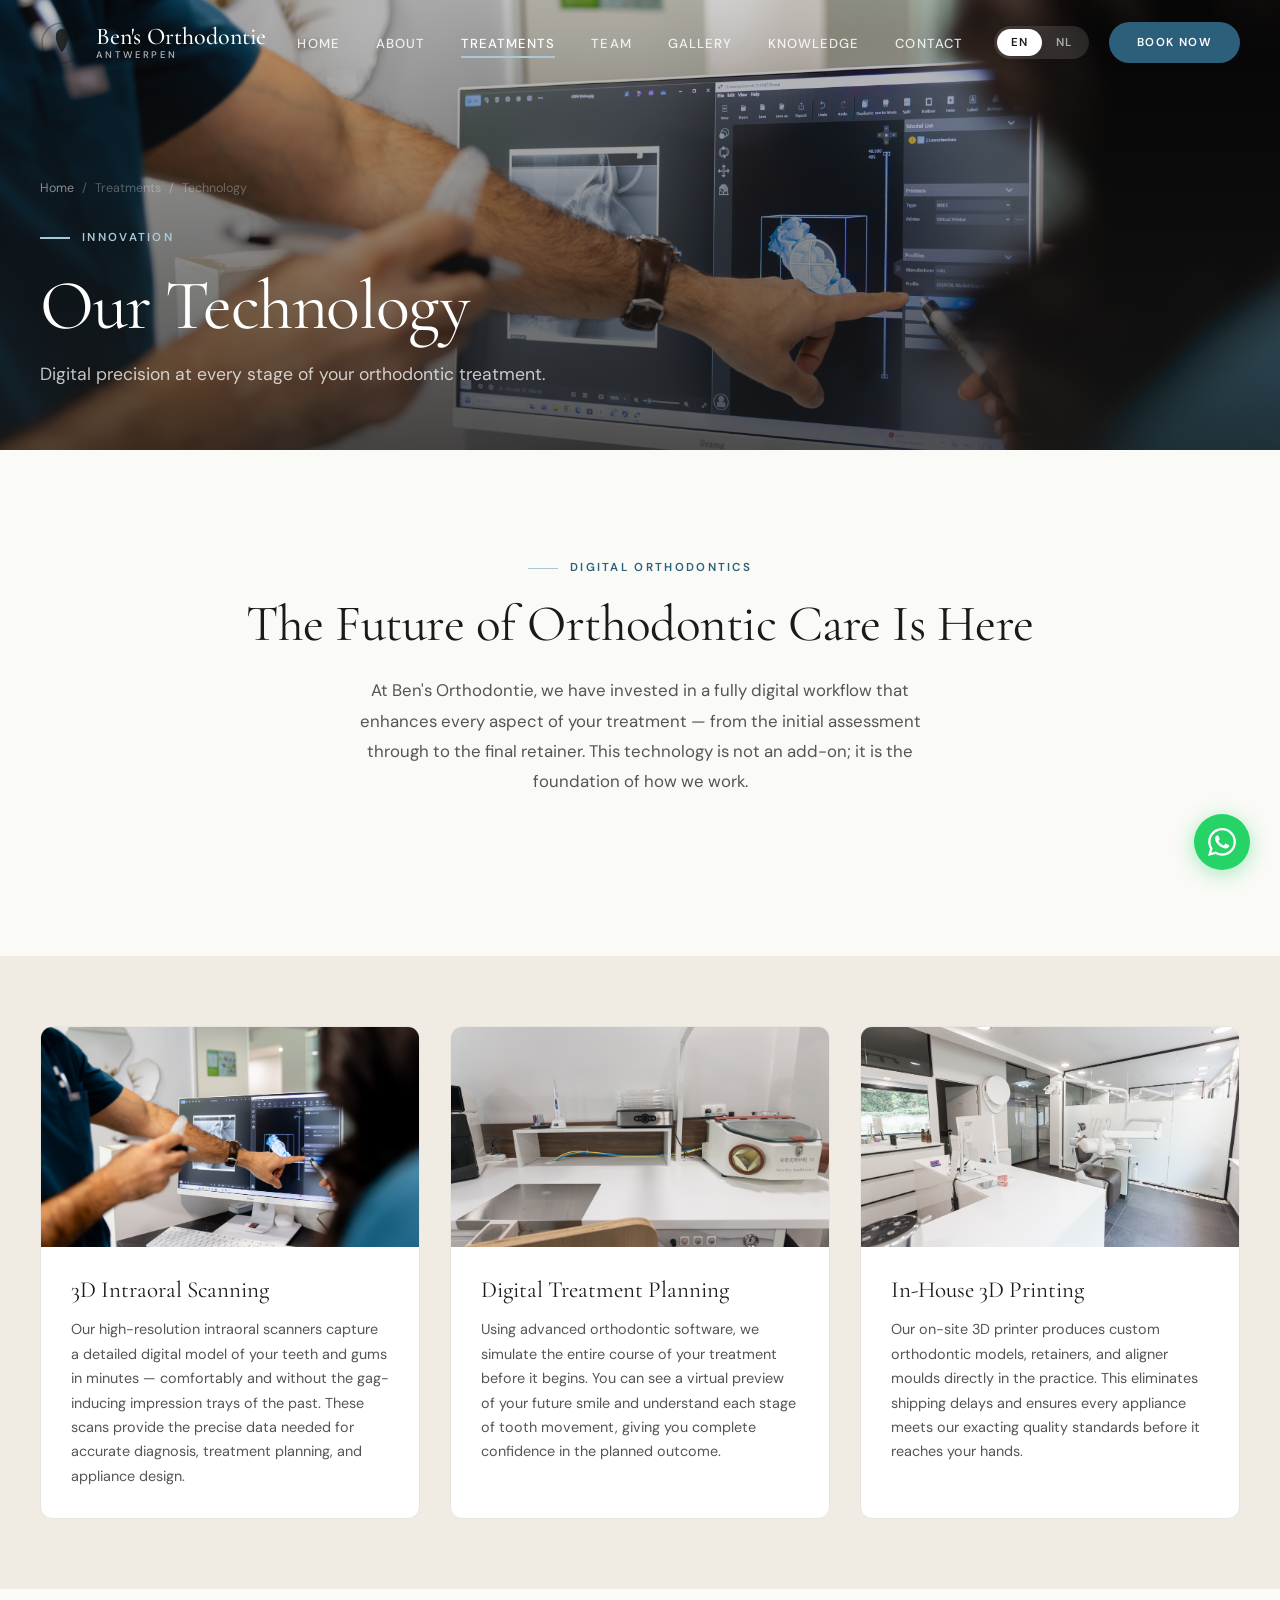
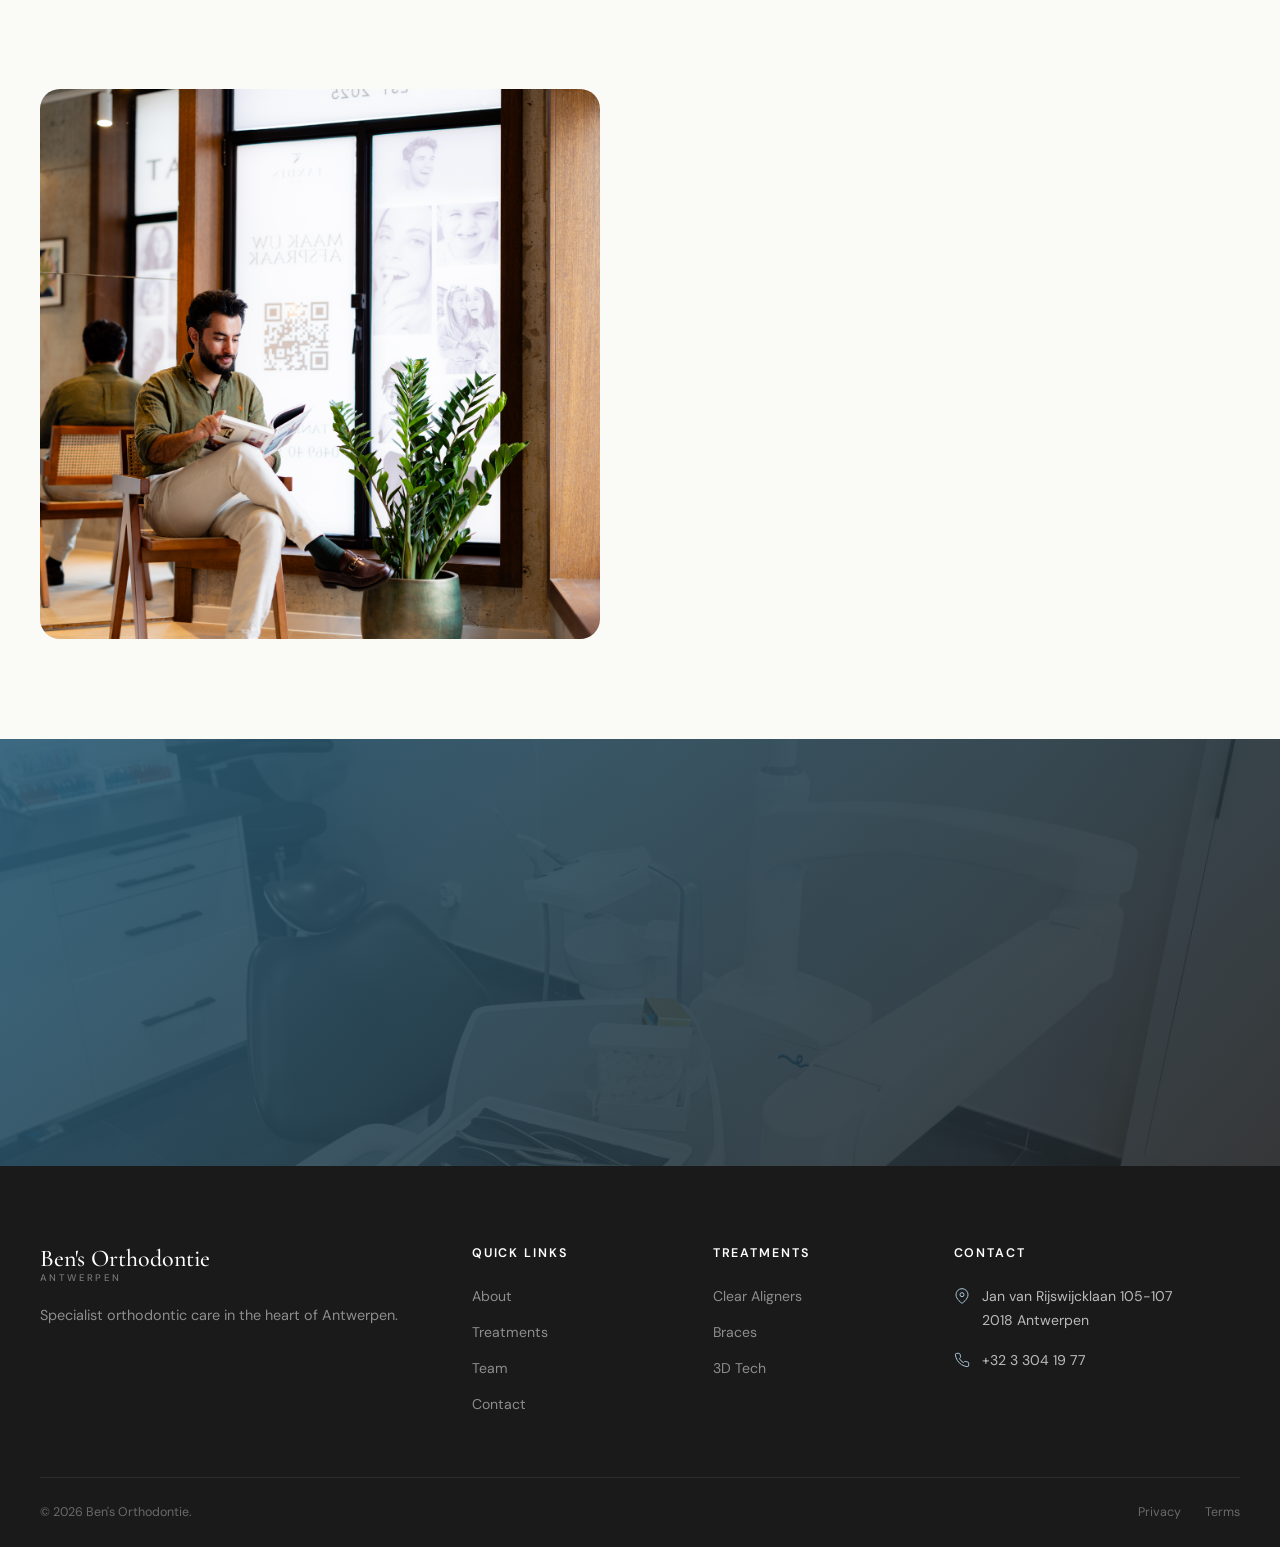
<file: technology.html>
<!DOCTYPE html>
<html lang="en">
<head>
  <meta charset="UTF-8">
  <meta name="viewport" content="width=device-width, initial-scale=1.0">
  <title>Technology — Ben's Orthodontie Antwerpen</title>
  <meta name="description" content="Discover the advanced digital orthodontic technology at Ben's Orthodontie: 3D scanning, digital treatment planning, and in-house 3D printing.">
  <link rel="stylesheet" href="css/style.css">
  <link rel="icon" type="image/svg+xml" href="data:image/svg+xml,<svg xmlns='http://www.w3.org/2000/svg' viewBox='0 0 32 32'><circle cx='16' cy='16' r='15' fill='%232C5F7A'/><text x='16' y='21' text-anchor='middle' font-size='16' font-family='serif' fill='white'>B</text></svg>">
  <script src="https://identity.netlify.com/v1/netlify-identity-widget.js"></script>
</head>
<body>

  <!-- NAV -->
  <nav class="navbar"><div class="container">
    <a href="index.html" class="logo"><svg class="logo-icon" viewBox="0 0 44 44" fill="none"><circle cx="22" cy="22" r="20" stroke="currentColor" stroke-width="1.5" fill="none" opacity="0.3"/><path d="M22 8c-3 0-5.5 2-6 5-.5 3 0 6 1 9s2.5 6 4 8c.3.5.7.7 1 .7s.7-.2 1-.7c1.5-2 3-5 4-8s1.5-6 1-9c-.5-3-3-5-6-5z" fill="currentColor" opacity="0.85"/></svg><div class="logo-text"><span class="logo-name">Ben's Orthodontie</span><span class="logo-tagline">Antwerpen</span></div></a>
    <ul class="nav-menu">
      <li><a href="index.html" class="nav-link"><span data-lang-en>Home</span><span data-lang-nl>Home</span></a></li>
      <li><a href="about.html" class="nav-link"><span data-lang-en>About</span><span data-lang-nl>Over Ons</span></a></li>
      <li class="nav-dropdown"><a href="treatments.html" class="nav-link active dropdown-toggle"><span data-lang-en>Treatments</span><span data-lang-nl>Behandelingen</span></a><div class="nav-dropdown-menu"><a href="clear-aligners.html"><span data-lang-en>Clear Aligners</span><span data-lang-nl>Onzichtbare Beugels</span></a><a href="braces.html"><span data-lang-en>Traditional Braces</span><span data-lang-nl>Traditionele Beugels</span></a><a href="technology.html"><span data-lang-en>3D Technology</span><span data-lang-nl>3D Technologie</span></a></div></li>
      <li><a href="team.html" class="nav-link"><span data-lang-en>Team</span><span data-lang-nl>Team</span></a></li>
      <li><a href="gallery.html" class="nav-link"><span data-lang-en>Gallery</span><span data-lang-nl>Galerij</span></a></li>
      <li><a href="blog.html" class="nav-link"><span data-lang-en>Knowledge</span><span data-lang-nl>Kennis</span></a></li>
      <li><a href="contact.html" class="nav-link"><span data-lang-en>Contact</span><span data-lang-nl>Contact</span></a></li>
    </ul>
    <div class="nav-actions"><div class="lang-switch"><button class="lang-btn active" data-lang="en">EN</button><button class="lang-btn" data-lang="nl">NL</button></div><a href="contact.html" class="btn btn-primary nav-cta"><span data-lang-en>Book Now</span><span data-lang-nl>Afspraak</span></a></div>
    <button class="menu-toggle" aria-label="Menu"><span></span><span></span><span></span></button>
  </div></nav>

  <!-- PAGE HERO -->
  <section class="page-hero">
    <div class="hero-bg"><img data-photo="tech-hero" src="images/doctor-consulting.jpg" alt="3D imaging technology at Ben's Orthodontie"></div>
    <div class="hero-overlay"></div>
    <div class="container"><div class="page-hero-content">
      <div class="breadcrumb"><a href="index.html">Home</a><span>/</span><a href="treatments.html"><span data-lang-en>Treatments</span><span data-lang-nl>Behandelingen</span></a><span>/</span><span><span data-lang-en>Technology</span><span data-lang-nl>Technologie</span></span></div>
      <div class="section-label"><span data-lang-en>Innovation</span><span data-lang-nl>Innovatie</span></div>
      <h1><span data-lang-en>Our Technology</span><span data-lang-nl>Onze Technologie</span></h1>
      <p><span data-lang-en>Digital precision at every stage of your orthodontic treatment.</span><span data-lang-nl>Digitale precisie in elke fase van uw orthodontische behandeling.</span></p>
    </div></div>
  </section>

  <!-- INTRO -->
  <section class="section">
    <div class="container">
      <div class="section-header reveal" style="max-width: 800px;">
        <div class="section-label"><span data-lang-en>Digital Orthodontics</span><span data-lang-nl>Digitale Orthodontie</span></div>
        <h2 class="section-title"><span data-lang-en>The Future of Orthodontic Care Is Here</span><span data-lang-nl>De Toekomst van Orthodontische Zorg Is Hier</span></h2>
        <p class="section-subtitle"><span data-lang-en>At Ben's Orthodontie, we have invested in a fully digital workflow that enhances every aspect of your treatment — from the initial assessment through to the final retainer. This technology is not an add-on; it is the foundation of how we work.</span><span data-lang-nl>Bij Ben's Orthodontie hebben we geïnvesteerd in een volledig digitale workflow die elk aspect van uw behandeling verbetert — van de initiële beoordeling tot de uiteindelijke retainer. Deze technologie is geen extra; het is de basis van hoe wij werken.</span></p>
      </div>
    </div>
  </section>

  <!-- TECH CARDS -->
  <section class="section-sm section-cream">
    <div class="container">
      <div class="tech-grid">
        <div class="tech-card reveal stagger-1">
          <div class="tech-card-image"><img data-photo="tech-scanning" src="images/doctor-consulting.jpg" alt="3D intraoral scanning"></div>
          <div class="tech-card-content">
            <h4><span data-lang-en>3D Intraoral Scanning</span><span data-lang-nl>3D Intraorale Scanning</span></h4>
            <p><span data-lang-en>Our high-resolution intraoral scanners capture a detailed digital model of your teeth and gums in minutes — comfortably and without the gag-inducing impression trays of the past. These scans provide the precise data needed for accurate diagnosis, treatment planning, and appliance design.</span><span data-lang-nl>Onze hoge-resolutie intraorale scanners leggen in enkele minuten een gedetailleerd digitaal model van uw tanden en tandvlees vast — comfortabel en zonder de onaangename afdruklepels van vroeger. Deze scans leveren de precieze data die nodig is voor nauwkeurige diagnose, behandelplanning en apparaatontwerp.</span></p>
          </div>
        </div>

        <div class="tech-card reveal stagger-2">
          <div class="tech-card-image"><img data-photo="tech-printing" src="images/equipment-lab.jpg" alt="Digital treatment planning"></div>
          <div class="tech-card-content">
            <h4><span data-lang-en>Digital Treatment Planning</span><span data-lang-nl>Digitale Behandelplanning</span></h4>
            <p><span data-lang-en>Using advanced orthodontic software, we simulate the entire course of your treatment before it begins. You can see a virtual preview of your future smile and understand each stage of tooth movement, giving you complete confidence in the planned outcome.</span><span data-lang-nl>Met geavanceerde orthodontische software simuleren we het volledige verloop van uw behandeling voordat deze begint. U kunt een virtuele preview van uw toekomstige glimlach zien en elke fase van tandbeweging begrijpen, wat u volledig vertrouwen geeft in het geplande resultaat.</span></p>
          </div>
        </div>

        <div class="tech-card reveal stagger-3">
          <div class="tech-card-image"><img src="images/gallery-5.jpg" alt="3D printing orthodontic appliances"></div>
          <div class="tech-card-content">
            <h4><span data-lang-en>In-House 3D Printing</span><span data-lang-nl>Eigen 3D-Printing</span></h4>
            <p><span data-lang-en>Our on-site 3D printer produces custom orthodontic models, retainers, and aligner moulds directly in the practice. This eliminates shipping delays and ensures every appliance meets our exacting quality standards before it reaches your hands.</span><span data-lang-nl>Onze 3D-printer ter plaatse produceert op maat gemaakte orthodontische modellen, retainers en aligner-mallen rechtstreeks in de praktijk. Dit elimineert verzendvertragingen en zorgt ervoor dat elk apparaat voldoet aan onze strenge kwaliteitsnormen voordat het bij u terechtkomt.</span></p>
          </div>
        </div>
      </div>
    </div>
  </section>

  <!-- BENEFITS SPLIT -->
  <section class="section">
    <div class="container">
      <div class="section-split">
        <div class="about-image reveal-left">
          <img src="images/doctor-scrubs.jpg" alt="Dr. Hesami using digital tools">
        </div>
        <div class="about-content reveal-right">
          <div class="section-label"><span data-lang-en>Why It Matters</span><span data-lang-nl>Waarom Het Belangrijk Is</span></div>
          <h2><span data-lang-en>The Benefits of a Digital-First Approach</span><span data-lang-nl>De Voordelen van een Digitaal-Eerst Aanpak</span></h2>
          <p><span data-lang-en>Going digital is not about chasing trends — it is about tangible improvements in the quality of care we deliver. Our digital workflow allows us to:</span><span data-lang-nl>Digitaal gaan draait niet om het volgen van trends — het gaat om tastbare verbeteringen in de kwaliteit van de zorg die we leveren. Onze digitale workflow stelt ons in staat om:</span></p>
          <ul class="treatment-detail-list">
            <li><span data-lang-en>Achieve higher diagnostic accuracy through detailed 3D imaging</span><span data-lang-nl>Hogere diagnostische nauwkeurigheid te bereiken door gedetailleerde 3D-beeldvorming</span></li>
            <li><span data-lang-en>Plan treatments with predictable, visualised outcomes</span><span data-lang-nl>Behandelingen te plannen met voorspelbare, gevisualiseerde resultaten</span></li>
            <li><span data-lang-en>Reduce chair time and the number of required appointments</span><span data-lang-nl>Stoeltijd en het aantal benodigde afspraken te verminderen</span></li>
            <li><span data-lang-en>Produce custom appliances faster with in-house manufacturing</span><span data-lang-nl>Sneller op maat gemaakte apparaten te produceren met eigen productie</span></li>
            <li><span data-lang-en>Provide a more comfortable experience — no messy impressions</span><span data-lang-nl>Een comfortabelere ervaring te bieden — geen rommelige afdrukken</span></li>
            <li><span data-lang-en>Track progress digitally to fine-tune treatment in real time</span><span data-lang-nl>Voortgang digitaal te volgen om de behandeling in real-time bij te sturen</span></li>
          </ul>
        </div>
      </div>
    </div>
  </section>

  <!-- CTA -->
  <section class="cta-section">
    <div class="cta-bg"><img data-photo="tech-cta" src="images/clinic-wide.jpg" alt="Ben's Orthodontie"></div>
    <div class="cta-overlay"></div>
    <div class="container"><div class="cta-content reveal">
      <h2><span data-lang-en>See Our Technology in Action</span><span data-lang-nl>Zie Onze Technologie in Actie</span></h2>
      <p><span data-lang-en>Book a consultation and experience a fully digital orthodontic assessment firsthand.</span><span data-lang-nl>Boek een consult en ervaar een volledig digitale orthodontische beoordeling uit eerste hand.</span></p>
      <a href="contact.html" class="btn btn-white"><span data-lang-en>Book a Consultation</span><span data-lang-nl>Maak een Afspraak</span></a>
    </div></div>
  </section>

  <!-- FOOTER -->
  <footer class="footer"><div class="container">
    <div class="footer-grid">
      <div class="footer-brand"><div class="logo" style="margin-bottom:0;"><div class="logo-text"><span class="logo-name">Ben's Orthodontie</span><span class="logo-tagline">Antwerpen</span></div></div><p><span data-lang-en>Specialist orthodontic care in the heart of Antwerpen.</span><span data-lang-nl>Gespecialiseerde orthodontische zorg in het hart van Antwerpen.</span></p></div>
      <div><h5><span data-lang-en>Quick Links</span><span data-lang-nl>Snelle Links</span></h5><div class="footer-links"><a href="about.html"><span data-lang-en>About</span><span data-lang-nl>Over Ons</span></a><a href="treatments.html"><span data-lang-en>Treatments</span><span data-lang-nl>Behandelingen</span></a><a href="team.html"><span data-lang-en>Team</span><span data-lang-nl>Team</span></a><a href="contact.html">Contact</a></div></div>
      <div><h5><span data-lang-en>Treatments</span><span data-lang-nl>Behandelingen</span></h5><div class="footer-links"><a href="clear-aligners.html"><span data-lang-en>Clear Aligners</span><span data-lang-nl>Onzichtbare Beugels</span></a><a href="braces.html"><span data-lang-en>Braces</span><span data-lang-nl>Beugels</span></a><a href="technology.html"><span data-lang-en>3D Tech</span><span data-lang-nl>3D Tech</span></a></div></div>
      <div><h5>Contact</h5><div class="footer-contact-item"><svg viewBox="0 0 24 24"><path d="M21 10c0 7-9 13-9 13s-9-6-9-13a9 9 0 0118 0z"/><circle cx="12" cy="10" r="3"/></svg><span>Jan van Rijswijcklaan 105-107<br>2018 Antwerpen</span></div><div class="footer-contact-item"><svg viewBox="0 0 24 24"><path d="M22 16.92v3a2 2 0 01-2.18 2 19.79 19.79 0 01-8.63-3.07 19.5 19.5 0 01-6-6 19.79 19.79 0 01-3.07-8.67A2 2 0 014.11 2h3a2 2 0 012 1.72c.127.96.361 1.903.7 2.81a2 2 0 01-.45 2.11L8.09 9.91a16 16 0 006 6l1.27-1.27a2 2 0 012.11-.45c.907.339 1.85.573 2.81.7A2 2 0 0122 16.92z"/></svg><a href="tel:+3233041977">+32 3 304 19 77</a></div></div>
    </div>
    <div class="footer-bottom"><span>&copy; 2026 Ben's Orthodontie.</span><div class="footer-bottom-links"><a href="#">Privacy</a><a href="#">Terms</a></div></div>
  </div></footer>

  <a href="https://wa.me/3233041977" class="whatsapp-float" target="_blank" aria-label="WhatsApp"><svg viewBox="0 0 24 24"><path d="M17.472 14.382c-.297-.149-1.758-.867-2.03-.967-.273-.099-.471-.148-.67.15-.197.297-.767.966-.94 1.164-.173.199-.347.223-.644.075-.297-.15-1.255-.463-2.39-1.475-.883-.788-1.48-1.761-1.653-2.059-.173-.297-.018-.458.13-.606.134-.133.298-.347.446-.52.149-.174.198-.298.298-.497.099-.198.05-.371-.025-.52-.075-.149-.669-1.612-.916-2.207-.242-.579-.487-.5-.669-.51-.173-.008-.371-.01-.57-.01-.198 0-.52.074-.792.372-.272.297-1.04 1.016-1.04 2.479 0 1.462 1.065 2.875 1.213 3.074.149.198 2.096 3.2 5.077 4.487.709.306 1.262.489 1.694.625.712.227 1.36.195 1.871.118.571-.085 1.758-.719 2.006-1.413.248-.694.248-1.289.173-1.413-.074-.124-.272-.198-.57-.347m-5.421 7.403h-.004a9.87 9.87 0 01-5.031-1.378l-.361-.214-3.741.982.998-3.648-.235-.374a9.86 9.86 0 01-1.51-5.26c.001-5.45 4.436-9.884 9.888-9.884 2.64 0 5.122 1.03 6.988 2.898a9.825 9.825 0 012.893 6.994c-.003 5.45-4.437 9.884-9.885 9.884m8.413-18.297A11.815 11.815 0 0012.05 0C5.495 0 .16 5.335.157 11.892c0 2.096.547 4.142 1.588 5.945L.057 24l6.305-1.654a11.882 11.882 0 005.683 1.448h.005c6.554 0 11.89-5.335 11.893-11.893a11.821 11.821 0 00-3.48-8.413z"/></svg></a>
  <script src="js/photo-config.js"></script><script src="js/main.js"></script>
  <script>if(window.netlifyIdentity){window.netlifyIdentity.on("init",function(u){if(!u){window.netlifyIdentity.on("login",function(){document.location.href="/admin/"})}})}</script>
</body>
</html>
</file>
<file: css/style.css>
@import url('https://fonts.googleapis.com/css2?family=Cormorant+Garamond:ital,wght@0,300;0,400;0,500;0,600;0,700;1,300;1,400&family=DM+Sans:ital,wght@0,300;0,400;0,500;0,600;0,700;1,400&display=swap');

:root {
  --bg-primary: #FAFAF7;
  --bg-white: #FFFFFF;
  --bg-cream: #F0EBE3;
  --bg-blue-light: #E8F0F6;
  --bg-dark: #1A1A1A;
  --bg-overlay: rgba(26, 26, 26, 0.55);
  --text-primary: #1A1A1A;
  --text-secondary: #555555;
  --text-light: #888888;
  --text-white: #FFFFFF;
  --accent-warm: #8B6E52;
  --accent-gold: #C9A96E;
  --accent-blue: #A8C8DA;
  --accent-blue-medium: #6A9BB5;
  --accent-blue-dark: #2C5F7A;
  --border-light: #E8E4DE;
  --border-blue: #C5D8E5;
  --shadow-sm: 0 2px 8px rgba(0,0,0,0.06);
  --shadow-md: 0 4px 20px rgba(0,0,0,0.08);
  --shadow-lg: 0 8px 40px rgba(0,0,0,0.12);
  --shadow-xl: 0 16px 60px rgba(0,0,0,0.15);
  --radius-sm: 6px;
  --radius-md: 12px;
  --radius-lg: 20px;
  --radius-xl: 30px;
  --font-heading: 'Cormorant Garamond', Georgia, serif;
  --font-body: 'DM Sans', -apple-system, BlinkMacSystemFont, sans-serif;
  --transition: 0.3s cubic-bezier(0.4, 0, 0.2, 1);
  --transition-slow: 0.6s cubic-bezier(0.4, 0, 0.2, 1);
  --max-width: 1340px;
  --nav-height: 85px;
}

*, *::before, *::after { box-sizing: border-box; margin: 0; padding: 0; }

html {
  scroll-behavior: smooth;
  font-size: 16px;
  -webkit-font-smoothing: antialiased;
  -moz-osx-font-smoothing: grayscale;
}

body {
  font-family: var(--font-body);
  color: var(--text-primary);
  background: var(--bg-primary);
  line-height: 1.7;
  overflow-x: hidden;
}

img { max-width: 100%; height: auto; display: block; }
a { text-decoration: none; color: inherit; transition: var(--transition); }
ul, ol { list-style: none; }
button { border: none; background: none; cursor: pointer; font-family: inherit; }
input, textarea, select { font-family: inherit; font-size: inherit; }

.container {
  width: 100%;
  max-width: var(--max-width);
  margin: 0 auto;
  padding: 0 40px;
}

/* ═══════════════════════════════════════════
   TYPOGRAPHY
   ═══════════════════════════════════════════ */
h1, h2, h3, h4, h5 { font-family: var(--font-heading); font-weight: 400; line-height: 1.2; }

h1 { font-size: clamp(2.8rem, 5.5vw, 4.8rem); letter-spacing: -0.02em; }
h2 { font-size: clamp(2rem, 4vw, 3.2rem); letter-spacing: -0.01em; }
h3 { font-size: clamp(1.5rem, 2.5vw, 2rem); }
h4 { font-size: clamp(1.2rem, 1.8vw, 1.5rem); }
h5 { font-size: 1.1rem; font-family: var(--font-body); font-weight: 600; text-transform: uppercase; letter-spacing: 0.12em; font-size: 0.75rem; }

p { margin-bottom: 1em; color: var(--text-secondary); }
p:last-child { margin-bottom: 0; }

.section-label {
  font-family: var(--font-body);
  font-size: 0.72rem;
  font-weight: 600;
  text-transform: uppercase;
  letter-spacing: 0.2em;
  color: var(--accent-blue-dark);
  margin-bottom: 16px;
  display: inline-flex;
  align-items: center;
  gap: 12px;
}

.section-label::before {
  content: '';
  width: 30px;
  height: 1.5px;
  background: var(--accent-blue);
  display: inline-block;
}

.section-title { margin-bottom: 20px; }
.section-subtitle {
  font-size: 1.05rem;
  color: var(--text-secondary);
  max-width: 600px;
  line-height: 1.8;
}

/* ═══════════════════════════════════════════
   BUTTONS
   ═══════════════════════════════════════════ */
.btn {
  display: inline-flex;
  align-items: center;
  gap: 10px;
  padding: 15px 36px;
  font-size: 0.82rem;
  font-weight: 600;
  text-transform: uppercase;
  letter-spacing: 0.12em;
  border-radius: var(--radius-xl);
  transition: var(--transition);
  position: relative;
  overflow: hidden;
}

.btn-primary {
  background: var(--accent-blue-dark);
  color: var(--text-white);
}
.btn-primary:hover {
  background: #1E4A5F;
  transform: translateY(-2px);
  box-shadow: var(--shadow-md);
}

.btn-secondary {
  background: transparent;
  color: var(--text-primary);
  border: 1.5px solid var(--text-primary);
}
.btn-secondary:hover {
  background: var(--text-primary);
  color: var(--text-white);
  transform: translateY(-2px);
}

.btn-white {
  background: var(--bg-white);
  color: var(--accent-blue-dark);
}
.btn-white:hover {
  background: var(--bg-cream);
  transform: translateY(-2px);
  box-shadow: var(--shadow-md);
}

.btn-outline-white {
  background: transparent;
  color: var(--text-white);
  border: 1.5px solid rgba(255,255,255,0.5);
}
.btn-outline-white:hover {
  background: rgba(255,255,255,0.15);
  border-color: var(--text-white);
}

.btn-link {
  padding: 0;
  font-size: 0.82rem;
  font-weight: 600;
  text-transform: uppercase;
  letter-spacing: 0.1em;
  color: var(--accent-blue-dark);
  display: inline-flex;
  align-items: center;
  gap: 8px;
}
.btn-link::after {
  content: '→';
  transition: var(--transition);
}
.btn-link:hover::after { transform: translateX(4px); }
.btn-link:hover { color: var(--accent-warm); }

/* ═══════════════════════════════════════════
   NAVIGATION
   ═══════════════════════════════════════════ */
.navbar {
  position: fixed;
  top: 0;
  left: 0;
  right: 0;
  height: var(--nav-height);
  z-index: 1000;
  transition: var(--transition);
  background: transparent;
}

.navbar.scrolled {
  background: rgba(255, 255, 255, 0.97);
  backdrop-filter: blur(20px);
  -webkit-backdrop-filter: blur(20px);
  box-shadow: 0 1px 20px rgba(0,0,0,0.06);
  height: 72px;
}

.navbar .container {
  display: flex;
  align-items: center;
  justify-content: space-between;
  height: 100%;
}

.logo {
  display: flex;
  align-items: center;
  gap: 12px;
  z-index: 1001;
}

.logo-icon {
  width: 44px;
  height: 44px;
}

.logo-text {
  display: flex;
  flex-direction: column;
  line-height: 1.1;
}

.logo-name {
  font-family: var(--font-heading);
  font-size: 1.5rem;
  font-weight: 500;
  color: var(--text-white);
  transition: var(--transition);
}

.logo-tagline {
  font-size: 0.6rem;
  font-weight: 500;
  text-transform: uppercase;
  letter-spacing: 0.25em;
  color: rgba(255,255,255,0.7);
  transition: var(--transition);
}

.navbar.scrolled .logo-name { color: var(--text-primary); }
.navbar.scrolled .logo-tagline { color: var(--text-light); }

.nav-menu {
  display: flex;
  align-items: center;
  gap: 36px;
}

.nav-link {
  font-size: 0.82rem;
  font-weight: 500;
  color: rgba(255,255,255,0.85);
  text-transform: uppercase;
  letter-spacing: 0.08em;
  position: relative;
  padding: 4px 0;
  transition: var(--transition);
}

.nav-link::after {
  content: '';
  position: absolute;
  bottom: -2px;
  left: 0;
  width: 0;
  height: 1.5px;
  background: var(--accent-blue);
  transition: var(--transition);
}

.nav-link:hover::after,
.nav-link.active::after { width: 100%; }
.nav-link:hover, .nav-link.active { color: var(--text-white); }

.navbar.scrolled .nav-link { color: var(--text-secondary); }
.navbar.scrolled .nav-link:hover,
.navbar.scrolled .nav-link.active { color: var(--text-primary); }

.nav-dropdown {
  position: relative;
}

.nav-dropdown-menu {
  position: absolute;
  top: calc(100% + 16px);
  left: 50%;
  transform: translateX(-50%) translateY(8px);
  background: var(--bg-white);
  border-radius: var(--radius-md);
  box-shadow: var(--shadow-lg);
  padding: 12px 0;
  min-width: 240px;
  opacity: 0;
  visibility: hidden;
  transition: var(--transition);
  z-index: 100;
}

.nav-dropdown-menu::before {
  content: '';
  position: absolute;
  top: -8px;
  left: 50%;
  transform: translateX(-50%);
  border: 8px solid transparent;
  border-bottom-color: var(--bg-white);
}

.nav-dropdown:hover .nav-dropdown-menu {
  opacity: 1;
  visibility: visible;
  transform: translateX(-50%) translateY(0);
}

.nav-dropdown-menu a {
  display: block;
  padding: 10px 24px;
  font-size: 0.85rem;
  color: var(--text-secondary);
  transition: var(--transition);
}

.nav-dropdown-menu a:hover {
  background: var(--bg-blue-light);
  color: var(--accent-blue-dark);
  padding-left: 30px;
}

.nav-actions {
  display: flex;
  align-items: center;
  gap: 20px;
}

.lang-switch {
  display: flex;
  align-items: center;
  background: rgba(255,255,255,0.12);
  border-radius: var(--radius-xl);
  padding: 3px;
  transition: var(--transition);
}

.navbar.scrolled .lang-switch {
  background: var(--bg-cream);
}

.lang-btn {
  padding: 6px 14px;
  font-size: 0.72rem;
  font-weight: 600;
  text-transform: uppercase;
  letter-spacing: 0.08em;
  border-radius: var(--radius-xl);
  color: rgba(255,255,255,0.6);
  transition: var(--transition);
}

.lang-btn.active {
  background: var(--bg-white);
  color: var(--text-primary);
  box-shadow: var(--shadow-sm);
}

.navbar.scrolled .lang-btn { color: var(--text-light); }
.navbar.scrolled .lang-btn.active { color: var(--text-primary); }

.nav-cta {
  padding: 11px 28px;
  font-size: 0.72rem;
}

.navbar.scrolled .nav-cta {
  background: var(--accent-blue-dark);
  color: var(--text-white);
}

/* Mobile Menu */
.menu-toggle {
  display: none;
  flex-direction: column;
  gap: 5px;
  z-index: 1001;
  padding: 8px;
}

.menu-toggle span {
  width: 24px;
  height: 2px;
  background: var(--text-white);
  transition: var(--transition);
  border-radius: 2px;
}

.navbar.scrolled .menu-toggle span { background: var(--text-primary); }

.menu-toggle.active span:nth-child(1) { transform: rotate(45deg) translate(5px, 5px); }
.menu-toggle.active span:nth-child(2) { opacity: 0; }
.menu-toggle.active span:nth-child(3) { transform: rotate(-45deg) translate(5px, -5px); }

/* ═══════════════════════════════════════════
   HERO
   ═══════════════════════════════════════════ */
.hero {
  position: relative;
  height: 100vh;
  min-height: 700px;
  display: flex;
  align-items: center;
  overflow: hidden;
}

.hero-bg {
  position: absolute;
  inset: 0;
  z-index: -2;
}

.hero-bg img {
  width: 100%;
  height: 100%;
  object-fit: cover;
  transform: scale(1.05);
  transition: transform 8s ease;
}

.hero.loaded .hero-bg img { transform: scale(1); }

.hero-overlay {
  position: absolute;
  inset: 0;
  background: linear-gradient(135deg, rgba(26,26,26,0.65) 0%, rgba(44,95,122,0.45) 100%);
  z-index: -1;
}

.hero-content {
  max-width: 750px;
  color: var(--text-white);
  padding-top: 40px;
}

.hero-label {
  font-size: 0.72rem;
  font-weight: 600;
  text-transform: uppercase;
  letter-spacing: 0.3em;
  color: var(--accent-blue);
  margin-bottom: 24px;
  display: flex;
  align-items: center;
  gap: 14px;
}

.hero-label::before {
  content: '';
  width: 40px;
  height: 1.5px;
  background: var(--accent-blue);
}

.hero h1 {
  color: var(--text-white);
  margin-bottom: 24px;
  font-weight: 300;
}

.hero h1 em {
  font-style: italic;
  font-weight: 400;
  color: var(--accent-blue);
}

.hero-description {
  font-size: 1.1rem;
  color: rgba(255,255,255,0.8);
  max-width: 520px;
  margin-bottom: 40px;
  line-height: 1.8;
}

.hero-buttons { display: flex; gap: 16px; flex-wrap: wrap; }

.hero-scroll {
  position: absolute;
  bottom: 40px;
  left: 50%;
  transform: translateX(-50%);
  display: flex;
  flex-direction: column;
  align-items: center;
  gap: 8px;
  color: rgba(255,255,255,0.5);
  font-size: 0.68rem;
  text-transform: uppercase;
  letter-spacing: 0.2em;
  animation: float 3s ease-in-out infinite;
}

.hero-scroll-line {
  width: 1px;
  height: 50px;
  background: linear-gradient(to bottom, rgba(255,255,255,0.4), transparent);
}

@keyframes float {
  0%, 100% { transform: translateX(-50%) translateY(0); }
  50% { transform: translateX(-50%) translateY(8px); }
}

/* ═══════════════════════════════════════════
   PAGE HERO (interior pages)
   ═══════════════════════════════════════════ */
.page-hero {
  position: relative;
  height: 50vh;
  min-height: 400px;
  display: flex;
  align-items: flex-end;
  padding-bottom: 60px;
  overflow: hidden;
}

.page-hero .hero-bg { position: absolute; inset: 0; z-index: -2; }
.page-hero .hero-bg img { width: 100%; height: 100%; object-fit: cover; }
.page-hero .hero-overlay {
  position: absolute;
  inset: 0;
  background: linear-gradient(to top, rgba(26,26,26,0.75), rgba(26,26,26,0.2));
  z-index: -1;
}

.page-hero-content { color: var(--text-white); }
.page-hero-content .section-label { color: var(--accent-blue); }
.page-hero-content .section-label::before { background: var(--accent-blue); }
.page-hero-content h1 { color: var(--text-white); margin-bottom: 12px; }
.page-hero-content p { color: rgba(255,255,255,0.75); font-size: 1.1rem; max-width: 550px; }

.breadcrumb {
  display: flex;
  gap: 8px;
  font-size: 0.78rem;
  color: rgba(255,255,255,0.5);
  margin-bottom: 20px;
}
.breadcrumb a:hover { color: var(--accent-blue); }
.breadcrumb span { color: rgba(255,255,255,0.3); }

/* ═══════════════════════════════════════════
   SECTIONS
   ═══════════════════════════════════════════ */
.section { padding: 100px 0; }
.section-sm { padding: 70px 0; }
.section-lg { padding: 140px 0; }
.section-cream { background: var(--bg-cream); }
.section-blue { background: var(--bg-blue-light); }
.section-dark { background: var(--bg-dark); }
.section-dark h2, .section-dark h3, .section-dark h4 { color: var(--text-white); }
.section-dark p { color: rgba(255,255,255,0.65); }
.section-dark .section-label { color: var(--accent-blue); }

.section-header {
  text-align: center;
  max-width: 700px;
  margin: 0 auto 60px;
}

.section-header .section-subtitle { margin: 0 auto; }

.section-split {
  display: grid;
  grid-template-columns: 1fr 1fr;
  gap: 80px;
  align-items: center;
}

.section-split.reverse { direction: rtl; }
.section-split.reverse > * { direction: ltr; }

/* ═══════════════════════════════════════════
   SERVICES / TREATMENT CARDS
   ═══════════════════════════════════════════ */
.services-grid {
  display: grid;
  grid-template-columns: repeat(3, 1fr);
  gap: 30px;
}

.service-card {
  background: var(--bg-white);
  border-radius: var(--radius-md);
  padding: 45px 35px;
  transition: var(--transition);
  position: relative;
  overflow: hidden;
  border: 1px solid var(--border-light);
}

.service-card::before {
  content: '';
  position: absolute;
  top: 0;
  left: 0;
  right: 0;
  height: 3px;
  background: linear-gradient(90deg, var(--accent-blue), var(--accent-blue-dark));
  transform: scaleX(0);
  transform-origin: left;
  transition: var(--transition);
}

.service-card:hover {
  transform: translateY(-6px);
  box-shadow: var(--shadow-lg);
  border-color: transparent;
}

.service-card:hover::before { transform: scaleX(1); }

.service-icon {
  width: 60px;
  height: 60px;
  border-radius: var(--radius-md);
  background: var(--bg-blue-light);
  display: flex;
  align-items: center;
  justify-content: center;
  margin-bottom: 24px;
  transition: var(--transition);
}

.service-card:hover .service-icon { background: var(--accent-blue-dark); }
.service-card:hover .service-icon svg { stroke: white; }

.service-icon svg {
  width: 28px;
  height: 28px;
  stroke: var(--accent-blue-dark);
  fill: none;
  stroke-width: 1.5;
  transition: var(--transition);
}

.service-card h4 { margin-bottom: 12px; }
.service-card p { font-size: 0.9rem; margin-bottom: 20px; }

/* ═══════════════════════════════════════════
   STATS / NUMBERS
   ═══════════════════════════════════════════ */
.stats-section {
  position: relative;
  padding: 80px 0;
  overflow: hidden;
}

.stats-bg {
  position: absolute;
  inset: 0;
  z-index: -2;
}

.stats-bg img {
  width: 100%;
  height: 100%;
  object-fit: cover;
}

.stats-overlay {
  position: absolute;
  inset: 0;
  background: linear-gradient(135deg, rgba(44,95,122,0.92) 0%, rgba(26,26,26,0.88) 100%);
  z-index: -1;
}

.stats-grid {
  display: grid;
  grid-template-columns: repeat(4, 1fr);
  gap: 40px;
  text-align: center;
}

.stat-item { color: var(--text-white); }

.stat-number {
  font-family: var(--font-heading);
  font-size: clamp(2.5rem, 4vw, 3.8rem);
  font-weight: 300;
  margin-bottom: 8px;
  color: var(--accent-blue);
}

.stat-label {
  font-size: 0.8rem;
  text-transform: uppercase;
  letter-spacing: 0.15em;
  color: rgba(255,255,255,0.7);
}

/* ═══════════════════════════════════════════
   ABOUT PREVIEW
   ═══════════════════════════════════════════ */
.about-image {
  position: relative;
  border-radius: var(--radius-lg);
  overflow: hidden;
}

.about-image img {
  width: 100%;
  height: 550px;
  object-fit: cover;
  transition: transform 0.6s ease;
}

.about-image:hover img { transform: scale(1.03); }

.about-image-accent {
  position: absolute;
  bottom: -20px;
  right: -20px;
  width: 180px;
  height: 180px;
  border-radius: var(--radius-lg);
  background: var(--accent-blue);
  opacity: 0.2;
  z-index: -1;
}

.about-content { padding-left: 20px; }
.about-content h2 { margin-bottom: 24px; }
.about-content p { font-size: 1rem; line-height: 1.85; }

.about-features {
  display: grid;
  grid-template-columns: 1fr 1fr;
  gap: 20px;
  margin-top: 36px;
  margin-bottom: 36px;
}

.about-feature {
  display: flex;
  gap: 14px;
  align-items: flex-start;
}

.about-feature-icon {
  width: 40px;
  height: 40px;
  min-width: 40px;
  border-radius: 50%;
  background: var(--bg-blue-light);
  display: flex;
  align-items: center;
  justify-content: center;
}

.about-feature-icon svg {
  width: 18px;
  height: 18px;
  stroke: var(--accent-blue-dark);
  fill: none;
  stroke-width: 2;
}

.about-feature h5 {
  font-size: 0.85rem;
  text-transform: none;
  letter-spacing: 0;
  margin-bottom: 2px;
}

.about-feature p { font-size: 0.82rem; margin: 0; }

/* ═══════════════════════════════════════════
   TEAM
   ═══════════════════════════════════════════ */
.team-grid {
  display: grid;
  grid-template-columns: repeat(auto-fit, minmax(240px, 1fr));
  gap: 30px;
}

.team-card {
  text-align: center;
  transition: var(--transition);
}

.team-card:hover { transform: translateY(-4px); }

.team-card-image {
  width: 100%;
  aspect-ratio: 3/4;
  border-radius: var(--radius-md);
  overflow: hidden;
  margin-bottom: 20px;
  position: relative;
}

.team-card-image img {
  width: 100%;
  height: 100%;
  object-fit: cover;
  transition: transform 0.6s ease;
}

.team-card:hover .team-card-image img { transform: scale(1.05); }

.team-card-overlay {
  position: absolute;
  inset: 0;
  background: linear-gradient(to top, rgba(44,95,122,0.6), transparent 50%);
  opacity: 0;
  transition: var(--transition);
}

.team-card:hover .team-card-overlay { opacity: 1; }

.team-card h4 { margin-bottom: 4px; font-size: 1.25rem; }
.team-card .team-role {
  font-size: 0.78rem;
  text-transform: uppercase;
  letter-spacing: 0.1em;
  color: var(--accent-blue-dark);
  font-weight: 500;
}

/* Team Feature (larger layout) */
.team-feature {
  display: grid;
  grid-template-columns: 1fr 1fr;
  gap: 80px;
  align-items: center;
  margin-bottom: 80px;
}

.team-feature-image {
  border-radius: var(--radius-lg);
  overflow: hidden;
  aspect-ratio: 3/4;
}

.team-feature-image img {
  width: 100%;
  height: 100%;
  object-fit: cover;
}

.team-feature-content h3 { margin-bottom: 20px; }
.team-feature-content p { font-size: 1rem; line-height: 1.85; }

.team-credentials {
  display: flex;
  flex-direction: column;
  gap: 12px;
  margin-top: 28px;
  padding-top: 28px;
  border-top: 1px solid var(--border-light);
}

.team-credential {
  display: flex;
  align-items: center;
  gap: 12px;
  font-size: 0.9rem;
}

.team-credential svg {
  width: 18px;
  height: 18px;
  stroke: var(--accent-blue-dark);
  fill: none;
  stroke-width: 2;
  min-width: 18px;
}

/* ═══════════════════════════════════════════
   GALLERY
   ═══════════════════════════════════════════ */
.gallery-grid {
  display: grid;
  grid-template-columns: repeat(4, 1fr);
  gap: 8px;
}

.gallery-item {
  position: relative;
  overflow: hidden;
  border-radius: var(--radius-sm);
  aspect-ratio: 1;
  cursor: pointer;
}

.gallery-item.wide { grid-column: span 2; aspect-ratio: 2/1; }
.gallery-item.tall { grid-row: span 2; aspect-ratio: 1/2; }
.gallery-item.featured { grid-column: span 2; grid-row: span 2; aspect-ratio: 1; }

.gallery-item img {
  width: 100%;
  height: 100%;
  object-fit: cover;
  transition: transform 0.6s ease;
}

.gallery-item:hover img { transform: scale(1.08); }

.gallery-item-overlay {
  position: absolute;
  inset: 0;
  background: rgba(44,95,122,0.4);
  display: flex;
  align-items: center;
  justify-content: center;
  opacity: 0;
  transition: var(--transition);
}

.gallery-item:hover .gallery-item-overlay { opacity: 1; }

.gallery-item-overlay svg {
  width: 32px;
  height: 32px;
  stroke: white;
  fill: none;
  stroke-width: 1.5;
}

/* Lightbox */
.lightbox {
  position: fixed;
  inset: 0;
  background: rgba(0,0,0,0.95);
  z-index: 2000;
  display: flex;
  align-items: center;
  justify-content: center;
  opacity: 0;
  visibility: hidden;
  transition: var(--transition);
}

.lightbox.active { opacity: 1; visibility: visible; }

.lightbox img {
  max-width: 90%;
  max-height: 90vh;
  object-fit: contain;
  border-radius: var(--radius-sm);
}

.lightbox-close {
  position: absolute;
  top: 30px;
  right: 30px;
  width: 50px;
  height: 50px;
  display: flex;
  align-items: center;
  justify-content: center;
  color: white;
  font-size: 1.5rem;
  border-radius: 50%;
  background: rgba(255,255,255,0.1);
  transition: var(--transition);
}

.lightbox-close:hover { background: rgba(255,255,255,0.2); }

.lightbox-nav {
  position: absolute;
  top: 50%;
  transform: translateY(-50%);
  width: 50px;
  height: 50px;
  display: flex;
  align-items: center;
  justify-content: center;
  color: white;
  font-size: 1.3rem;
  border-radius: 50%;
  background: rgba(255,255,255,0.1);
  transition: var(--transition);
}

.lightbox-nav:hover { background: rgba(255,255,255,0.2); }
.lightbox-prev { left: 30px; }
.lightbox-next { right: 30px; }

/* ═══════════════════════════════════════════
   FAQ ACCORDION
   ═══════════════════════════════════════════ */
.faq-list { max-width: 800px; margin: 0 auto; }

.faq-item {
  border-bottom: 1px solid var(--border-light);
  padding: 0;
}

.faq-question {
  width: 100%;
  display: flex;
  justify-content: space-between;
  align-items: center;
  padding: 28px 0;
  font-size: 1.1rem;
  font-family: var(--font-heading);
  font-weight: 500;
  text-align: left;
  color: var(--text-primary);
  transition: var(--transition);
}

.faq-question:hover { color: var(--accent-blue-dark); }

.faq-icon {
  width: 32px;
  height: 32px;
  min-width: 32px;
  border-radius: 50%;
  border: 1.5px solid var(--border-light);
  display: flex;
  align-items: center;
  justify-content: center;
  transition: var(--transition);
  font-size: 1.2rem;
  color: var(--text-light);
}

.faq-item.active .faq-icon {
  background: var(--accent-blue-dark);
  border-color: var(--accent-blue-dark);
  color: white;
  transform: rotate(45deg);
}

.faq-answer {
  max-height: 0;
  overflow: hidden;
  transition: max-height 0.4s ease, padding 0.4s ease;
}

.faq-item.active .faq-answer { max-height: 300px; }

.faq-answer-inner {
  padding-bottom: 28px;
  color: var(--text-secondary);
  line-height: 1.8;
  font-size: 0.95rem;
}

/* ═══════════════════════════════════════════
   BLOG / KNOWLEDGE CARDS
   ═══════════════════════════════════════════ */
.blog-grid {
  display: grid;
  grid-template-columns: repeat(3, 1fr);
  gap: 30px;
}

.blog-card {
  background: var(--bg-white);
  border-radius: var(--radius-md);
  overflow: hidden;
  transition: var(--transition);
  border: 1px solid var(--border-light);
}

.blog-card:hover {
  transform: translateY(-5px);
  box-shadow: var(--shadow-lg);
  border-color: transparent;
}

.blog-card-image {
  width: 100%;
  height: 220px;
  overflow: hidden;
}

.blog-card-image img {
  width: 100%;
  height: 100%;
  object-fit: cover;
  transition: transform 0.6s ease;
}

.blog-card:hover .blog-card-image img { transform: scale(1.06); }

.blog-card-content { padding: 28px; }

.blog-card-tag {
  font-size: 0.68rem;
  font-weight: 600;
  text-transform: uppercase;
  letter-spacing: 0.12em;
  color: var(--accent-blue-dark);
  margin-bottom: 12px;
  display: inline-block;
}

.blog-card h4 { margin-bottom: 10px; font-size: 1.2rem; line-height: 1.4; }
.blog-card p { font-size: 0.88rem; line-height: 1.7; margin-bottom: 16px; }

.blog-card-meta {
  display: flex;
  align-items: center;
  gap: 16px;
  font-size: 0.78rem;
  color: var(--text-light);
}

/* ═══════════════════════════════════════════
   CONTACT
   ═══════════════════════════════════════════ */
.contact-grid {
  display: grid;
  grid-template-columns: 1fr 1fr;
  gap: 60px;
}

.contact-info-cards {
  display: flex;
  flex-direction: column;
  gap: 24px;
}

.contact-info-card {
  display: flex;
  gap: 20px;
  align-items: flex-start;
  padding: 28px;
  background: var(--bg-white);
  border-radius: var(--radius-md);
  border: 1px solid var(--border-light);
  transition: var(--transition);
}

.contact-info-card:hover {
  border-color: var(--accent-blue);
  box-shadow: var(--shadow-sm);
}

.contact-info-icon {
  width: 50px;
  height: 50px;
  min-width: 50px;
  border-radius: var(--radius-md);
  background: var(--bg-blue-light);
  display: flex;
  align-items: center;
  justify-content: center;
}

.contact-info-icon svg {
  width: 22px;
  height: 22px;
  stroke: var(--accent-blue-dark);
  fill: none;
  stroke-width: 1.5;
}

.contact-info-card h5 {
  font-size: 0.9rem;
  text-transform: none;
  letter-spacing: 0;
  margin-bottom: 4px;
}

.contact-info-card p { font-size: 0.9rem; margin: 0; }

.contact-form {
  background: var(--bg-white);
  padding: 45px;
  border-radius: var(--radius-lg);
  box-shadow: var(--shadow-md);
}

.contact-form h3 { margin-bottom: 8px; }
.contact-form > p { margin-bottom: 32px; }

.form-group {
  margin-bottom: 20px;
}

.form-row {
  display: grid;
  grid-template-columns: 1fr 1fr;
  gap: 20px;
}

.form-group label {
  display: block;
  font-size: 0.8rem;
  font-weight: 600;
  text-transform: uppercase;
  letter-spacing: 0.08em;
  color: var(--text-secondary);
  margin-bottom: 8px;
}

.form-group input,
.form-group textarea,
.form-group select {
  width: 100%;
  padding: 14px 18px;
  border: 1.5px solid var(--border-light);
  border-radius: var(--radius-sm);
  background: var(--bg-primary);
  color: var(--text-primary);
  transition: var(--transition);
  outline: none;
}

.form-group input:focus,
.form-group textarea:focus,
.form-group select:focus {
  border-color: var(--accent-blue-dark);
  box-shadow: 0 0 0 3px rgba(44,95,122,0.1);
}

.form-group textarea { resize: vertical; min-height: 120px; }

/* Map */
.contact-map {
  width: 100%;
  height: 400px;
  border-radius: var(--radius-lg);
  overflow: hidden;
  border: 1px solid var(--border-light);
  margin-top: 60px;
}

.contact-map iframe {
  width: 100%;
  height: 100%;
  border: none;
}

/* ═══════════════════════════════════════════
   TESTIMONIALS
   ═══════════════════════════════════════════ */
.testimonial-slider {
  position: relative;
  overflow: hidden;
}

.testimonial-track {
  display: flex;
  transition: transform 0.5s ease;
}

.testimonial-card {
  min-width: 100%;
  padding: 0 40px;
  text-align: center;
}

.testimonial-card blockquote {
  font-family: var(--font-heading);
  font-size: clamp(1.3rem, 2.5vw, 1.8rem);
  font-style: italic;
  line-height: 1.6;
  color: var(--text-primary);
  max-width: 750px;
  margin: 0 auto 28px;
}

.testimonial-stars {
  display: flex;
  justify-content: center;
  gap: 4px;
  margin-bottom: 20px;
  color: var(--accent-gold);
  font-size: 1.1rem;
}

.testimonial-author {
  font-size: 0.85rem;
  font-weight: 600;
  color: var(--text-primary);
}

.testimonial-role {
  font-size: 0.78rem;
  color: var(--text-light);
}

.testimonial-dots {
  display: flex;
  justify-content: center;
  gap: 10px;
  margin-top: 36px;
}

.testimonial-dot {
  width: 10px;
  height: 10px;
  border-radius: 50%;
  background: var(--border-light);
  transition: var(--transition);
}

.testimonial-dot.active {
  background: var(--accent-blue-dark);
  width: 28px;
  border-radius: 5px;
}

/* ═══════════════════════════════════════════
   CTA SECTION
   ═══════════════════════════════════════════ */
.cta-section {
  position: relative;
  padding: 100px 0;
  overflow: hidden;
  text-align: center;
}

.cta-bg {
  position: absolute;
  inset: 0;
  z-index: -2;
}

.cta-bg img {
  width: 100%;
  height: 100%;
  object-fit: cover;
}

.cta-overlay {
  position: absolute;
  inset: 0;
  background: linear-gradient(135deg, rgba(44,95,122,0.9), rgba(26,26,26,0.85));
  z-index: -1;
}

.cta-content { max-width: 650px; margin: 0 auto; color: var(--text-white); }
.cta-content h2 { color: var(--text-white); margin-bottom: 20px; }
.cta-content p { color: rgba(255,255,255,0.75); font-size: 1.05rem; margin-bottom: 36px; }

/* ═══════════════════════════════════════════
   FOOTER
   ═══════════════════════════════════════════ */
.footer {
  background: var(--bg-dark);
  padding: 80px 0 0;
  color: rgba(255,255,255,0.7);
}

.footer-grid {
  display: grid;
  grid-template-columns: 2fr 1fr 1fr 1.5fr;
  gap: 50px;
  padding-bottom: 60px;
  border-bottom: 1px solid rgba(255,255,255,0.08);
}

.footer-brand .logo-name { color: var(--text-white); }
.footer-brand .logo-tagline { color: rgba(255,255,255,0.4); }

.footer-brand p {
  margin-top: 20px;
  font-size: 0.9rem;
  color: rgba(255,255,255,0.5);
  line-height: 1.8;
}

.footer-social {
  display: flex;
  gap: 12px;
  margin-top: 24px;
}

.footer-social a {
  width: 40px;
  height: 40px;
  border-radius: 50%;
  border: 1px solid rgba(255,255,255,0.12);
  display: flex;
  align-items: center;
  justify-content: center;
  transition: var(--transition);
}

.footer-social a:hover {
  background: var(--accent-blue-dark);
  border-color: var(--accent-blue-dark);
}

.footer-social a svg {
  width: 16px;
  height: 16px;
  fill: rgba(255,255,255,0.6);
}

.footer h5 {
  color: var(--text-white);
  font-size: 0.78rem;
  font-weight: 600;
  text-transform: uppercase;
  letter-spacing: 0.15em;
  margin-bottom: 24px;
}

.footer-links { display: flex; flex-direction: column; gap: 12px; }

.footer-links a {
  font-size: 0.88rem;
  color: rgba(255,255,255,0.5);
  transition: var(--transition);
}

.footer-links a:hover { color: var(--accent-blue); padding-left: 4px; }

.footer-contact-item {
  display: flex;
  gap: 12px;
  align-items: flex-start;
  margin-bottom: 16px;
  font-size: 0.88rem;
}

.footer-contact-item svg {
  width: 16px;
  height: 16px;
  stroke: var(--accent-blue);
  fill: none;
  stroke-width: 1.5;
  min-width: 16px;
  margin-top: 3px;
}

.footer-bottom {
  padding: 24px 0;
  display: flex;
  justify-content: space-between;
  align-items: center;
  font-size: 0.78rem;
  color: rgba(255,255,255,0.35);
}

.footer-bottom-links { display: flex; gap: 24px; }
.footer-bottom-links a { color: rgba(255,255,255,0.35); }
.footer-bottom-links a:hover { color: var(--accent-blue); }

/* ═══════════════════════════════════════════
   WHATSAPP FLOAT
   ═══════════════════════════════════════════ */
.whatsapp-float {
  position: fixed;
  bottom: 30px;
  right: 30px;
  width: 56px;
  height: 56px;
  border-radius: 50%;
  background: #25D366;
  display: flex;
  align-items: center;
  justify-content: center;
  box-shadow: 0 4px 20px rgba(37,211,102,0.4);
  z-index: 999;
  transition: var(--transition);
}

.whatsapp-float:hover { transform: scale(1.1); box-shadow: 0 6px 28px rgba(37,211,102,0.5); }

.whatsapp-float svg { width: 28px; height: 28px; fill: white; }

/* ═══════════════════════════════════════════
   TECHNOLOGY
   ═══════════════════════════════════════════ */
.tech-grid {
  display: grid;
  grid-template-columns: repeat(3, 1fr);
  gap: 30px;
}

.tech-card {
  background: var(--bg-white);
  border-radius: var(--radius-md);
  overflow: hidden;
  transition: var(--transition);
  border: 1px solid var(--border-light);
}

.tech-card:hover {
  transform: translateY(-4px);
  box-shadow: var(--shadow-lg);
  border-color: transparent;
}

.tech-card-image {
  height: 220px;
  overflow: hidden;
}

.tech-card-image img {
  width: 100%;
  height: 100%;
  object-fit: cover;
  transition: transform 0.6s ease;
}

.tech-card:hover .tech-card-image img { transform: scale(1.06); }

.tech-card-content { padding: 30px; }
.tech-card h4 { margin-bottom: 12px; }
.tech-card p { font-size: 0.9rem; }

/* ═══════════════════════════════════════════
   PROCESS STEPS
   ═══════════════════════════════════════════ */
.process-steps {
  display: grid;
  grid-template-columns: repeat(4, 1fr);
  gap: 30px;
  position: relative;
}

.process-steps::before {
  content: '';
  position: absolute;
  top: 40px;
  left: 60px;
  right: 60px;
  height: 2px;
  background: var(--border-light);
  z-index: 0;
}

.process-step {
  text-align: center;
  position: relative;
  z-index: 1;
}

.process-step-number {
  width: 80px;
  height: 80px;
  border-radius: 50%;
  background: var(--bg-white);
  border: 2px solid var(--accent-blue);
  display: flex;
  align-items: center;
  justify-content: center;
  margin: 0 auto 20px;
  font-family: var(--font-heading);
  font-size: 1.8rem;
  color: var(--accent-blue-dark);
}

.process-step h4 { margin-bottom: 8px; font-size: 1.1rem; }
.process-step p { font-size: 0.85rem; }

/* ═══════════════════════════════════════════
   TREATMENTS DETAIL
   ═══════════════════════════════════════════ */
.treatment-detail {
  display: grid;
  grid-template-columns: 1fr 1fr;
  gap: 80px;
  align-items: center;
  padding: 80px 0;
  border-bottom: 1px solid var(--border-light);
}

.treatment-detail:last-child { border-bottom: none; }

.treatment-detail:nth-child(even) { direction: rtl; }
.treatment-detail:nth-child(even) > * { direction: ltr; }

.treatment-detail-image {
  border-radius: var(--radius-lg);
  overflow: hidden;
  aspect-ratio: 4/3;
}

.treatment-detail-image img {
  width: 100%;
  height: 100%;
  object-fit: cover;
}

.treatment-detail-content h3 { margin-bottom: 16px; }
.treatment-detail-content p { font-size: 1rem; line-height: 1.85; }

.treatment-detail-list {
  margin: 24px 0;
  display: flex;
  flex-direction: column;
  gap: 10px;
}

.treatment-detail-list li {
  display: flex;
  align-items: center;
  gap: 12px;
  font-size: 0.95rem;
  color: var(--text-secondary);
}

.treatment-detail-list li::before {
  content: '';
  width: 8px;
  height: 8px;
  border-radius: 50%;
  background: var(--accent-blue);
  min-width: 8px;
}

/* ═══════════════════════════════════════════
   SCROLL ANIMATIONS
   ═══════════════════════════════════════════ */
.reveal {
  opacity: 0;
  transform: translateY(40px);
  transition: opacity 0.8s ease, transform 0.8s ease;
}

.reveal.visible {
  opacity: 1;
  transform: translateY(0);
}

.reveal-left {
  opacity: 0;
  transform: translateX(-40px);
  transition: opacity 0.8s ease, transform 0.8s ease;
}

.reveal-left.visible {
  opacity: 1;
  transform: translateX(0);
}

.reveal-right {
  opacity: 0;
  transform: translateX(40px);
  transition: opacity 0.8s ease, transform 0.8s ease;
}

.reveal-right.visible {
  opacity: 1;
  transform: translateX(0);
}

.reveal-scale {
  opacity: 0;
  transform: scale(0.95);
  transition: opacity 0.8s ease, transform 0.8s ease;
}

.reveal-scale.visible {
  opacity: 1;
  transform: scale(1);
}

/* Stagger delays */
.stagger-1 { transition-delay: 0.1s; }
.stagger-2 { transition-delay: 0.2s; }
.stagger-3 { transition-delay: 0.3s; }
.stagger-4 { transition-delay: 0.4s; }
.stagger-5 { transition-delay: 0.5s; }
.stagger-6 { transition-delay: 0.6s; }

/* ═══════════════════════════════════════════
   LANGUAGE TOGGLE
   ═══════════════════════════════════════════ */
[data-lang-nl] { display: none; }
body.lang-nl [data-lang-en] { display: none; }
body.lang-nl [data-lang-nl] { display: inline; }
body.lang-nl .blog-card-content [data-lang-nl],
body.lang-nl .faq-answer-inner [data-lang-nl],
body.lang-nl .service-card [data-lang-nl],
body.lang-nl .about-content [data-lang-nl],
body.lang-nl .contact-form [data-lang-nl],
body.lang-nl p[data-lang-nl],
body.lang-nl span[data-lang-nl],
body.lang-nl h1 [data-lang-nl],
body.lang-nl h2 [data-lang-nl],
body.lang-nl h3 [data-lang-nl],
body.lang-nl h4 [data-lang-nl],
body.lang-nl li [data-lang-nl] { display: inline; }
body.lang-nl div[data-lang-nl] { display: block; }

/* ═══════════════════════════════════════════
   RESPONSIVE
   ═══════════════════════════════════════════ */
@media (max-width: 1024px) {
  .container { padding: 0 30px; }
  .section-split { grid-template-columns: 1fr; gap: 50px; }
  .section-split.reverse { direction: ltr; }
  .services-grid { grid-template-columns: repeat(2, 1fr); }
  .stats-grid { grid-template-columns: repeat(2, 1fr); gap: 30px; }
  .team-feature { grid-template-columns: 1fr; gap: 40px; }
  .blog-grid { grid-template-columns: repeat(2, 1fr); }
  .contact-grid { grid-template-columns: 1fr; }
  .footer-grid { grid-template-columns: repeat(2, 1fr); gap: 40px; }
  .gallery-grid { grid-template-columns: repeat(3, 1fr); }
  .tech-grid { grid-template-columns: repeat(2, 1fr); }
  .process-steps { grid-template-columns: repeat(2, 1fr); }
  .process-steps::before { display: none; }
  .treatment-detail { grid-template-columns: 1fr; gap: 40px; }
  .treatment-detail:nth-child(even) { direction: ltr; }
}

@media (max-width: 768px) {
  :root { --nav-height: 70px; }
  .container { padding: 0 20px; }
  .section { padding: 70px 0; }
  .section-lg { padding: 90px 0; }

  .nav-menu, .nav-actions .nav-cta { display: none; }
  .menu-toggle { display: flex; }

  .nav-menu.mobile-open {
    display: flex;
    flex-direction: column;
    position: fixed;
    inset: 0;
    background: var(--bg-white);
    padding: 100px 30px 40px;
    gap: 0;
    z-index: 1000;
  }

  .nav-menu.mobile-open .nav-link {
    color: var(--text-primary);
    font-size: 1.4rem;
    font-family: var(--font-heading);
    text-transform: none;
    letter-spacing: 0;
    padding: 16px 0;
    border-bottom: 1px solid var(--border-light);
  }

  .nav-menu.mobile-open .nav-dropdown-menu {
    position: static;
    transform: none;
    box-shadow: none;
    padding: 0 0 0 20px;
    opacity: 1;
    visibility: visible;
    min-width: auto;
  }

  .nav-menu.mobile-open .nav-dropdown-menu::before { display: none; }

  .hero { min-height: 600px; }
  .hero-content { padding-top: 20px; }
  .hero-buttons { flex-direction: column; }
  .hero-buttons .btn { width: 100%; justify-content: center; }
  .hero-scroll { display: none; }

  .page-hero { min-height: 300px; height: 40vh; }

  .services-grid { grid-template-columns: 1fr; }
  .stats-grid { grid-template-columns: 1fr 1fr; }
  .about-features { grid-template-columns: 1fr; }
  .team-grid { grid-template-columns: 1fr 1fr; }
  .blog-grid { grid-template-columns: 1fr; }
  .footer-grid { grid-template-columns: 1fr; gap: 36px; }
  .footer-bottom { flex-direction: column; gap: 12px; text-align: center; }
  .gallery-grid { grid-template-columns: repeat(2, 1fr); }
  .gallery-item.wide, .gallery-item.tall, .gallery-item.featured { grid-column: span 1; grid-row: span 1; aspect-ratio: 1; }
  .form-row { grid-template-columns: 1fr; }
  .contact-form { padding: 30px 24px; }
  .tech-grid { grid-template-columns: 1fr; }
  .process-steps { grid-template-columns: 1fr; gap: 24px; }

  .about-image img { height: 350px; }
  .about-image-accent { display: none; }
}

@media (max-width: 480px) {
  h1 { font-size: 2.2rem; }
  .stats-grid { grid-template-columns: 1fr; }
  .team-grid { grid-template-columns: 1fr; }
  .service-card { padding: 30px 24px; }
  .lang-switch { display: none; }
}
</file>
